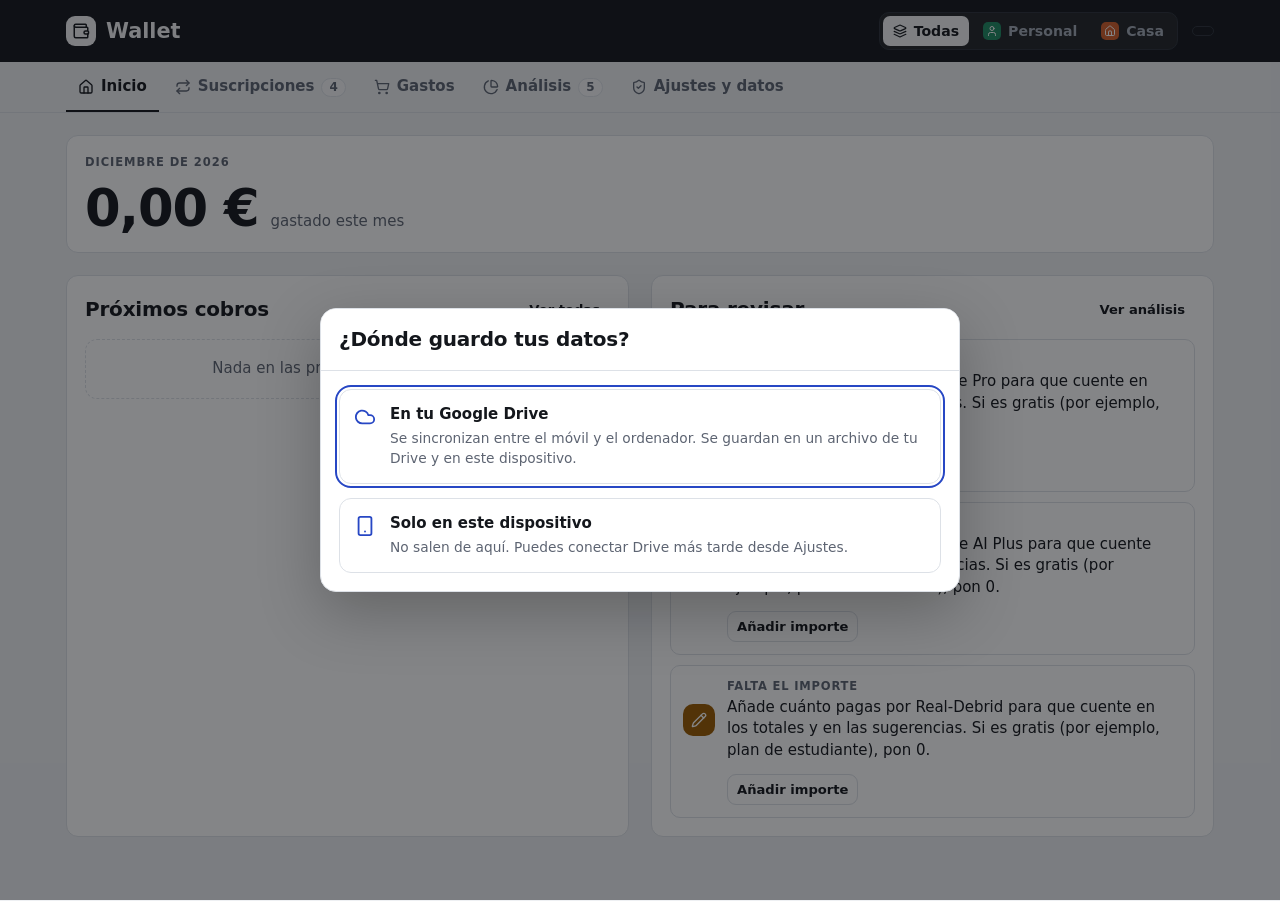
<file: index.html>
<!doctype html>
<html lang="es"><head>
<meta charset="utf-8">
<meta name="viewport" content="width=device-width,initial-scale=1,viewport-fit=cover">
<title>Wallet</title>
<meta name="theme-color" content="#14171C">
<meta name="apple-mobile-web-app-capable" content="yes">
<meta name="mobile-web-app-capable" content="yes">
<meta name="apple-mobile-web-app-status-bar-style" content="black-translucent">
<meta name="apple-mobile-web-app-title" content="Wallet">
<link rel="manifest" href="manifest.webmanifest">
<link rel="icon" href="icon-192.png">
<link rel="apple-touch-icon" href="apple-touch-icon.png">
<style>:root{color-scheme:light;padding-top:env(safe-area-inset-top,0px);padding-bottom:env(safe-area-inset-bottom,0px)}body{margin:0}img{max-width:100%}[hidden]{display:none!important}</style>
<style>
/* Layout: a ledger band on top (combined total + account switch + upcoming charges), tabbed workspace below, cards for subscriptions, dense tables for movements. */
:root{
  --bg:#EEF0F3; --surface:#FFFFFF; --surface-2:#F6F7F9; --ink:#14171C; --muted:#5D6472; --faint:#8A919E;
  --line:#DDE1E7; --accent:#2747C4; --accent-soft:#E6EBFB; --accent-ink:#FFFFFF;
  --good:#17784F; --good-bg:#E0F2E9; --warn:#9A5B00; --warn-bg:#FCEFD6; --bad:#B8352B; --bad-bg:#FBE4E1;
  --band:#14171C; --band-ink:#F2F3F5; --band-muted:#A3AAB7; --band-line:#2C313A;
  --shadow:0 1px 2px rgba(20,23,28,.05),0 6px 20px rgba(20,23,28,.05);
  --f-display:"Bricolage Grotesque","Avenir Next","Segoe UI",system-ui,sans-serif;
  --f-body:"Schibsted Grotesk","Helvetica Neue","Segoe UI",system-ui,sans-serif;
  --r:12px;
  --chev:url("data:image/svg+xml,%3Csvg xmlns='http://www.w3.org/2000/svg' width='12' height='12' viewBox='0 0 24 24' fill='none' stroke='%235D6472' stroke-width='2.5' stroke-linecap='round' stroke-linejoin='round'%3E%3Cpath d='m6 9 6 6 6-6'/%3E%3C/svg%3E");
  --s-fix:#2a78d6; --s-exp:#eb6834; --s-sav:#1baf7a;
}
@media (prefers-color-scheme: dark){:root:not([data-theme="light"]){
  --bg:#0E1014; --surface:#171A20; --surface-2:#1D2129; --ink:#E8EBF0; --muted:#A0A7B4; --faint:#717888;
  --line:#2A2F38; --accent:#8299F7; --accent-soft:#1F2847; --accent-ink:#0E1014;
  --good:#52C792; --good-bg:#14301F; --warn:#E7AE52; --warn-bg:#36290F; --bad:#F07C70; --bad-bg:#3A1A17;
  --band:#050608; --band-ink:#F2F3F5; --band-muted:#99A0AD; --band-line:#22262E;
  --shadow:0 1px 2px rgba(0,0,0,.3); color-scheme:dark;
  --s-fix:#3987e5; --chev:url("data:image/svg+xml,%3Csvg xmlns='http://www.w3.org/2000/svg' width='12' height='12' viewBox='0 0 24 24' fill='none' stroke='%23A0A7B4' stroke-width='2.5' stroke-linecap='round' stroke-linejoin='round'%3E%3Cpath d='m6 9 6 6 6-6'/%3E%3C/svg%3E"); --s-exp:#d95926; --s-sav:#199e70;
}}
:root[data-theme="dark"]{
  --bg:#0E1014; --surface:#171A20; --surface-2:#1D2129; --ink:#E8EBF0; --muted:#A0A7B4; --faint:#717888;
  --line:#2A2F38; --accent:#8299F7; --accent-soft:#1F2847; --accent-ink:#0E1014;
  --good:#52C792; --good-bg:#14301F; --warn:#E7AE52; --warn-bg:#36290F; --bad:#F07C70; --bad-bg:#3A1A17;
  --band:#050608; --band-ink:#F2F3F5; --band-muted:#99A0AD; --band-line:#22262E;
  --shadow:0 1px 2px rgba(0,0,0,.3); color-scheme:dark;
  --s-fix:#3987e5; --chev:url("data:image/svg+xml,%3Csvg xmlns='http://www.w3.org/2000/svg' width='12' height='12' viewBox='0 0 24 24' fill='none' stroke='%23A0A7B4' stroke-width='2.5' stroke-linecap='round' stroke-linejoin='round'%3E%3Cpath d='m6 9 6 6 6-6'/%3E%3C/svg%3E"); --s-exp:#d95926; --s-sav:#199e70;
}

*{box-sizing:border-box}
body{background:var(--bg);color:var(--ink);font-family:var(--f-body);font-size:15px;line-height:1.45;font-variant-numeric:tabular-nums}
.wrap{max-width:1180px;margin:0 auto;padding-left:max(16px,env(safe-area-inset-left,0px));padding-right:max(16px,env(safe-area-inset-right,0px))}
h1,h2,h3{font-family:var(--f-display);font-weight:700;margin:0;text-wrap:balance;letter-spacing:-.01em}
h2{font-size:1.25rem} h3{font-size:1rem}
button,input,select,textarea{font:inherit;color:inherit}
button{cursor:pointer}
:focus-visible{outline:2px solid var(--accent);outline-offset:2px}
.ico{display:inline-block;vertical-align:-.18em;flex:none}
.muted{color:var(--muted)} .faint{color:var(--faint)}
.lbl{font-size:.72rem;text-transform:uppercase;letter-spacing:.08em;color:var(--muted);font-weight:600}
.num{font-family:var(--f-display);font-weight:700;letter-spacing:-.02em}

/* Band */
.band{background:var(--band);color:var(--band-ink)}
.band .wrap{padding-block:12px;display:flex;align-items:center;gap:14px;flex-wrap:wrap}
.band .brand{margin-right:auto}
.acc-seg{display:flex;gap:4px;background:rgba(255,255,255,.06);border:1px solid var(--band-line);border-radius:10px;padding:3px;flex-wrap:wrap}
.acc-seg button{display:inline-flex;align-items:center;gap:7px;background:none;border:0;color:var(--band-muted);padding:5px 10px;border-radius:7px;font-weight:600;font-size:.88rem}
.acc-seg button[aria-pressed="true"]{background:var(--band-ink);color:var(--band)}
.acc-seg .acc-badge{width:18px;height:18px;border-radius:5px}
.topline{display:flex;align-items:center;justify-content:space-between;gap:12px;flex-wrap:wrap}
.brand{display:flex;align-items:center;gap:10px;font-family:var(--f-display);font-size:1.3rem;font-weight:700}
.brand .mark{width:30px;height:30px;border-radius:9px;background:var(--band-ink);color:var(--band);display:grid;place-items:center}
.privacy-pill{display:inline-flex;align-items:center;gap:6px;font-size:.8rem;color:var(--band-muted);border:1px solid var(--band-line);border-radius:999px;padding:4px 10px;background:none}
.privacy-pill:hover{color:var(--band-ink)}
.ledger{display:grid;grid-template-columns:minmax(0,1.1fr) minmax(0,1.6fr);gap:22px;align-items:end}
.total .lbl{color:var(--band-muted)}
.total .big{font-family:var(--f-display);font-weight:700;font-size:clamp(2.4rem,6vw,3.6rem);line-height:1;letter-spacing:-.03em;margin-top:6px}
.total .big small{font-size:.38em;font-weight:500;color:var(--band-muted);letter-spacing:0;margin-left:4px}
.total .subline{color:var(--band-muted);margin-top:8px}
.acc-switch{display:grid;grid-template-columns:repeat(3,minmax(0,1fr));gap:8px}
.acc-btn{text-align:left;background:transparent;border:1px solid var(--band-line);color:var(--band-ink);border-radius:var(--r);padding:10px 12px;display:grid;gap:4px;min-width:0}
.acc-btn:hover{border-color:var(--band-muted)}
.acc-btn[aria-pressed="true"]{background:var(--band-ink);color:var(--band);border-color:var(--band-ink)}
.acc-btn .row{display:flex;align-items:center;gap:7px;font-weight:600;white-space:nowrap;overflow:hidden;text-overflow:ellipsis}
.acc-btn .amt{font-family:var(--f-display);font-weight:700;font-size:1.15rem}
.acc-btn .amt small{font-weight:500;font-size:.75rem;opacity:.7}
.acc-dot{width:10px;height:10px;border-radius:50%;flex:none}
.acc-badge{width:22px;height:22px;border-radius:7px;display:grid;place-items:center;color:#fff;flex:none}
.alerts{display:flex;gap:8px;overflow-x:auto;padding-bottom:2px;scrollbar-width:thin}
.alert{flex:none;display:flex;align-items:center;gap:9px;border:1px solid var(--band-line);border-radius:10px;padding:7px 11px 7px 8px;background:rgba(255,255,255,.03);color:var(--band-ink);font-size:.86rem;text-align:left}
.alert b{font-weight:600}
.alert .when{color:var(--band-muted)}
.alert.hot .when{color:#F5B65A}
.alert-head{display:flex;align-items:center;gap:6px;color:var(--band-muted);font-size:.8rem;flex:none;padding-right:4px}

/* Tabs */
.tabs{position:sticky;top:env(safe-area-inset-top,0px);z-index:5;background:var(--bg);border-bottom:1px solid var(--line)}
body::before{content:"";position:fixed;inset:0 0 auto;height:env(safe-area-inset-top,0px);z-index:10;background:var(--bg)}
.tabs .wrap{display:flex;gap:4px;overflow-x:auto}
.tab{background:none;border:0;padding:14px 12px 12px;font-weight:600;color:var(--muted);border-bottom:2px solid transparent;display:flex;gap:7px;align-items:center;white-space:nowrap}
.tab[aria-selected="true"]{color:var(--ink);border-bottom-color:var(--ink)}
.tab .count{font-size:.75rem;background:var(--surface-2);border:1px solid var(--line);border-radius:999px;padding:0 7px;color:var(--muted)}
main .wrap{padding-block:22px 64px;display:grid;gap:22px}

/* Generic */
.panel{background:var(--surface);border:1px solid var(--line);border-radius:var(--r);padding:18px;min-width:0}
.panel-head{display:flex;align-items:center;justify-content:space-between;gap:12px;flex-wrap:wrap;margin-bottom:14px}
.btn{display:inline-flex;align-items:center;gap:7px;border:1px solid var(--line);background:var(--surface);border-radius:9px;padding:8px 13px;font-weight:600;font-size:.9rem;white-space:nowrap}
.btn:hover{border-color:var(--faint)}
.btn.primary{background:var(--accent);border-color:var(--accent);color:var(--accent-ink)}
.btn.primary:hover{filter:brightness(1.08)}
.btn.ghost{border-color:transparent;background:transparent}
.btn.danger{color:var(--bad)}
.btn.danger.armed{background:var(--bad);border-color:var(--bad);color:#fff}
.btn.sm{padding:5px 9px;font-size:.82rem}
.btn:disabled{opacity:.5;cursor:default}
.seg{display:inline-flex;border:1px solid var(--line);border-radius:9px;padding:2px;background:var(--surface-2);gap:2px;flex-wrap:wrap}
.seg button{border:0;background:none;padding:5px 11px;border-radius:7px;font-size:.86rem;font-weight:600;color:var(--muted)}
.seg button[aria-pressed="true"]{background:var(--surface);color:var(--ink);box-shadow:var(--shadow)}
.toolbar{display:flex;gap:10px;align-items:center;flex-wrap:wrap}
.toolbar .grow{flex:1}
input[type=text],input[type=date],input[type=search],select,textarea{background:var(--surface);border:1px solid var(--line);border-radius:9px;padding:8px 10px;min-width:0;max-width:100%}
textarea{width:100%;resize:vertical}
select{appearance:none;-webkit-appearance:none;background-image:var(--chev);background-repeat:no-repeat;background-position:right 12px center;background-size:12px;padding-right:34px}
td select{padding-right:28px;background-position:right 8px center}
.field{display:grid;gap:5px}
.field > span{font-size:.8rem;font-weight:600;color:var(--muted)}
.form-grid{display:grid;grid-template-columns:repeat(2,minmax(0,1fr));gap:12px}
.form-grid .full{grid-column:1/-1}
.pill{display:inline-flex;align-items:center;gap:5px;font-size:.74rem;font-weight:600;border-radius:999px;padding:2px 8px;white-space:nowrap}
.pill.activa{background:var(--good-bg);color:var(--good)}
.pill.prueba{background:var(--warn-bg);color:var(--warn)}
.pill.cancelada{background:var(--surface-2);color:var(--faint);border:1px solid var(--line)}
.pill.dup{background:var(--bad-bg);color:var(--bad)}
.cell{display:inline-flex;align-items:center;gap:8px;white-space:nowrap}
.chip{display:inline-flex;align-items:center;gap:6px;font-size:.82rem;color:var(--muted);white-space:nowrap}
.empty{padding:28px;text-align:center;color:var(--muted);border:1px dashed var(--line);border-radius:var(--r)}
.note{display:flex;gap:10px;align-items:flex-start;font-size:.88rem;color:var(--muted);background:var(--surface-2);border:1px solid var(--line);border-radius:10px;padding:10px 12px}
.note .ico{margin-top:2px}

/* Brand icons */
.logo{display:grid;place-items:center;border-radius:10px;flex:none;font-family:var(--f-display);font-weight:700;color:#fff;overflow:hidden}
.logo.ring{box-shadow:inset 0 0 0 1px rgba(127,127,127,.35)}

/* Subscription cards */
.subgrid{display:grid;grid-template-columns:repeat(auto-fill,minmax(260px,1fr));gap:12px}
.sub{background:var(--surface);border:1px solid var(--line);border-radius:var(--r);padding:14px;display:flex;flex-direction:column;gap:12px;text-align:left;min-width:0;transition:border-color .15s}
.sub:hover{border-color:var(--faint)}
.sub.off{opacity:.62}
.sub-top{display:flex;gap:11px;align-items:flex-start;min-width:0}
.sub-name{font-weight:600;line-height:1.25;min-width:0}
.sub-name .plan{display:block;white-space:nowrap;text-overflow:ellipsis;font-weight:400;font-size:.84rem;color:var(--muted);overflow:hidden;overflow-wrap:anywhere}
.sub-top .pill{margin-left:auto}
.sub-amt{display:flex;align-items:baseline;gap:6px;flex-wrap:wrap}
.sub-amt .num{font-size:1.5rem}
.sub-amt .per{color:var(--muted);font-size:.86rem}
.sub-amt .eq{color:var(--faint);font-size:.8rem;margin-left:auto}
.sub-foot{display:grid;gap:7px;border-top:1px solid var(--line);padding-top:10px;margin:auto 0 0;font-size:.84rem}
.sub-foot > div{display:flex;justify-content:space-between;align-items:center;gap:10px;min-height:20px}
.sub-foot dt{display:flex;align-items:center;gap:6px;color:var(--muted);white-space:nowrap}
.sub-foot dd{margin:0;text-align:right;white-space:nowrap;color:var(--ink)}
.sub-foot dd.soon{color:var(--warn);font-weight:600}
.sub-foot a{color:var(--accent);font-weight:600;text-decoration:none}
.sub-foot a:hover{text-decoration:underline}
.dupwrap{margin-left:auto}
.renew{display:flex;align-items:center;gap:6px;font-size:.84rem;color:var(--muted);flex-wrap:wrap}
.renew a{margin-left:auto;color:var(--accent);font-weight:600;text-decoration:none}
.renew a:hover{text-decoration:underline}
.sub{cursor:pointer}
input[type=url]{background:var(--surface);border:1px solid var(--line);border-radius:9px;padding:8px 10px;min-width:0;max-width:100%}
.due{color:var(--muted)} .due.soon{color:var(--warn);font-weight:600}

/* Tables */
.tbl-wrap{overflow-x:auto;border:1px solid var(--line);border-radius:10px}
table{border-collapse:collapse;width:100%;font-size:.88rem}
th{text-align:left;font-size:.72rem;text-transform:uppercase;letter-spacing:.07em;color:var(--muted);font-weight:600;background:var(--surface-2);padding:8px 10px;white-space:nowrap}
td{padding:7px 10px;border-top:1px solid var(--line);vertical-align:middle}
td.r,th.r{text-align:right}
td .desc{max-width:340px;overflow:hidden;text-overflow:ellipsis;white-space:nowrap;display:block}
td select{padding:4px 6px;font-size:.84rem}
.amt-neg{color:var(--ink)} .amt-pos{color:var(--good)} .amt-tr{color:var(--faint)}
tr.transfer td{color:var(--faint)}

/* Import */
.import{display:grid;grid-template-columns:minmax(0,1.4fr) minmax(0,1fr);gap:16px}
.drop{border:1.5px dashed var(--line);border-radius:10px;padding:14px;display:grid;gap:10px;background:var(--surface-2)}
.drop.over{border-color:var(--accent);background:var(--accent-soft)}
.cands{display:grid;gap:8px}
.cand{display:grid;grid-template-columns:auto auto minmax(0,1fr) auto;gap:10px;align-items:center;border:1px solid var(--line);border-radius:10px;padding:10px}
.cand input[type=checkbox]{width:18px;height:18px}
.cand .meta{font-size:.82rem;color:var(--muted)}

/* Expenses */
.addform{display:grid;grid-template-columns:150px minmax(0,2fr) 120px minmax(0,1.3fr) minmax(0,1fr) auto;gap:10px;align-items:end}
.addform .btn{height:40px}
.row-acts{display:flex;gap:2px;justify-content:flex-end}
.onboard{display:grid;gap:16px}
.quick{display:flex;gap:8px;flex-wrap:wrap}
.quick .cat-item{width:104px}
.acc-names{display:grid;grid-template-columns:repeat(2,minmax(0,1fr));gap:12px}
.colorpick{display:flex;gap:6px;flex-wrap:wrap}
@media (max-width:860px){.addform{grid-template-columns:repeat(2,minmax(0,1fr))}.addform .wide{grid-column:1/-1}}
@media (max-width:520px){.acc-names{grid-template-columns:1fr}}

/* Category settings */
.catlist{display:grid;gap:4px}
.catrow{display:flex;align-items:center;gap:10px;border:1px solid transparent;background:none;border-radius:10px;padding:6px 8px;text-align:left;color:var(--muted)}
.catrow:hover{background:var(--surface-2);border-color:var(--line)}
.catrow .nm{color:var(--ink);font-weight:600;flex:1;min-width:0;overflow:hidden;text-overflow:ellipsis;white-space:nowrap}
.catrow .cnt{font-size:.8rem;min-width:18px;text-align:right}
.swatch.custom{display:grid;place-items:center;position:relative;overflow:hidden;color:var(--ink);border:1px dashed var(--faint);cursor:pointer}
.swatch.custom input{position:absolute;inset:0;opacity:0;cursor:pointer;width:100%;height:100%}

/* Home */
.hero{display:grid;gap:12px}
.hero-top{display:flex;justify-content:space-between;align-items:center;gap:10px;flex-wrap:wrap}
.hero-top .lbl{font-size:.78rem}
.hero-num{display:flex;align-items:baseline;gap:12px;flex-wrap:wrap}
.hero-num .num{font-size:clamp(2.2rem,6vw,3.2rem);line-height:1}
.hero-parts{display:flex;gap:6px 22px;flex-wrap:wrap;font-size:.9rem;color:var(--muted)}
.hero-parts span{display:inline-flex;align-items:center}
.hero-parts b{color:var(--ink);margin-left:6px}
.meter{position:relative;height:12px;background:var(--surface-2);border:1px solid var(--line);border-radius:6px;overflow:visible}
.meter.sm{height:8px;border-radius:4px}
.meter-stack{position:absolute;inset:0 auto 0 0;display:flex;gap:2px;border-radius:5px;overflow:hidden}
.meter-stack > span{min-width:0}
.meter-over{position:absolute;right:6px;top:-22px;font-size:.78rem;font-weight:700;color:var(--bad)}
.meter-fill{position:absolute;inset:0 auto 0 0;background:var(--s-exp);border-radius:5px}
.meter-fill.near{background:var(--warn)}
.meter-fill.over{background:var(--bad)}
.meter-today{position:absolute;top:-4px;bottom:-4px;width:2px;background:var(--ink);opacity:.55;border-radius:1px}
.quickbar{display:flex;gap:8px;flex-wrap:wrap;align-items:center}
.qchip-wrap{position:relative;display:inline-flex}
.qchip{display:inline-flex;align-items:center;gap:8px;border:1px solid var(--line);background:var(--surface);border-radius:10px;padding:6px 12px 6px 6px;font-size:.9rem;font-weight:600}
.qchip:hover{border-color:var(--accent);background:var(--accent-soft)}
.qchip b{font-weight:700;color:var(--muted)}
.qdel{position:absolute;top:-7px;right:-7px;width:20px;height:20px;border-radius:50%;border:1px solid var(--line);background:var(--surface);display:grid;place-items:center;padding:0;color:var(--bad)}
.keepq{color:var(--ink)}
.budgets{display:grid;gap:14px}
.budget{display:grid;gap:6px;border-radius:8px}
.budget-head{display:flex;align-items:center;gap:9px;font-size:.92rem}
.budget-head .nm{flex:1;font-weight:600;min-width:0;overflow:hidden;text-overflow:ellipsis;white-space:nowrap}
.budget-note{font-size:.8rem;color:var(--muted)}
.budget-note.warn{color:var(--warn);font-weight:600}.budget-note.bad{color:var(--bad);font-weight:600}
.uplist{display:grid;gap:2px}
.uprow{display:flex;align-items:center;gap:10px;background:none;border:0;border-radius:9px;padding:7px 6px;text-align:left;width:100%}
.uprow:hover{background:var(--surface-2)}
.uprow .nm{flex:1;min-width:0;font-weight:600;display:grid}
.uprow .nm small,.uprow .amt small{font-weight:400;font-size:.8rem;color:var(--muted)}
.uprow .amt{display:grid;text-align:right;font-weight:600;white-space:nowrap}
.uprow .amt small.soon{color:var(--warn);font-weight:600}
.mig{display:flex;gap:14px;align-items:flex-start;border-color:var(--accent);background:var(--accent-soft)}
.mig > .ico{color:var(--accent);margin-top:2px}
.mig p{margin:4px 0 10px}
@media (max-width:640px){.pp-long{display:none}}

/* Analysis charts */
.chart-card{display:grid;gap:14px}
.chart-card > .seg{justify-self:start}
.chart-head{display:grid;gap:4px}
.takeaway{margin:0;color:var(--muted);font-size:.92rem;max-width:72ch}
.takeaway b{color:var(--ink);font-weight:600}
.key{display:inline-block;width:10px;height:10px;border-radius:3px;margin-right:6px;vertical-align:0;flex:none}
.kpi .lbl{display:flex;align-items:center}
.split{display:flex;gap:2px;height:22px;border-radius:6px;overflow:hidden}
.split-seg{min-width:4px;cursor:default}
.split-seg:first-child{border-radius:6px 0 0 6px}.split-seg:last-child{border-radius:0 6px 6px 0}
.split-legend{display:flex;gap:8px 22px;flex-wrap:wrap;font-size:.9rem;color:var(--muted)}
.split-legend span{display:inline-flex;align-items:center;gap:4px}
.split-legend b{color:var(--ink);margin-left:4px}
.split-legend small{font-size:.8rem}
.vchart{position:relative;height:var(--h);margin:18px 0 0 46px}
.vgrid{position:absolute;inset:0 0 22px 0;pointer-events:none}
.vtick{position:absolute;left:0;right:0;border-top:1px solid var(--line)}
.vtick:first-child{border-top-color:var(--faint)}
.vtick span{position:absolute;right:calc(100% + 8px);top:-.6em;font-size:.72rem;color:var(--muted);white-space:nowrap}
.vcols{position:absolute;inset:0;display:grid;gap:6px}
.vcol{display:flex;flex-direction:column;justify-content:flex-end;align-items:stretch;min-width:0;padding-bottom:22px;position:relative;border-radius:4px;outline-offset:2px}
.vcol:hover .vstack,.vcol:focus .vstack{filter:brightness(1.1)}
.vstack{display:flex;flex-direction:column-reverse;gap:2px;width:min(100%,38px);margin:0 auto;position:relative;min-height:0}
.vseg{min-height:2px}
.vstack .vseg:last-child{border-radius:4px 4px 0 0}
.vval{position:absolute;bottom:calc(100% + 3px);left:50%;transform:translateX(-50%);font-size:.7rem;color:var(--muted);white-space:nowrap}
.vval.peak{color:var(--ink);font-weight:700}
.vlab{position:absolute;bottom:0;left:0;right:0;text-align:center;font-size:.74rem;color:var(--muted);white-space:nowrap}
.hbars{display:grid;gap:8px}
.hrow{display:grid;grid-template-columns:minmax(110px,170px) minmax(0,1fr) auto;gap:10px;align-items:center;font-size:.88rem;border-radius:8px;padding:2px 4px;margin:0 -4px}
.hrow:hover,.hrow:focus{background:var(--surface-2)}
.hname{display:flex;align-items:center;gap:8px;min-width:0}
.hname > span:last-child{overflow:hidden;text-overflow:ellipsis;white-space:nowrap}
.htrack{height:12px;display:flex;gap:2px}
.hfill{height:100%;border-radius:0 4px 4px 0;min-width:3px}
.htrack.stacked .hfill:not(:last-child){border-radius:0}
.hval{text-align:right;white-space:nowrap;min-width:84px;display:grid}
.hval b{font-weight:600}
.hval small{font-size:.74rem;color:var(--muted)}
.donut-wrap{display:flex;gap:22px;align-items:center;flex-wrap:wrap}
.donut{width:150px;height:150px;border-radius:50%;display:grid;place-items:center;flex:none;position:relative}
.donut::before{content:"";position:absolute;inset:26px;border-radius:50%;background:var(--surface)}
.donut span{position:relative;font-family:var(--f-display);font-weight:700;font-size:1.15rem;text-align:center;line-height:1.1}
.donut small{display:block;font-family:var(--f-body);font-weight:500;font-size:.72rem;color:var(--muted)}
.split-legend.col{flex-direction:column;gap:6px}
.line-chart{position:relative;height:200px;margin:10px 0 0 46px;padding-bottom:22px}
.line-chart .vgrid{inset:0 0 22px 0}
.line-chart svg{position:absolute;inset:0 0 22px 0;width:100%;height:calc(100% - 22px);overflow:visible}
.line-x{position:absolute;left:0;right:0;bottom:0;display:flex;justify-content:space-between;font-size:.74rem;color:var(--muted)}
.heat-wrap{display:flex;gap:6px}
.heat-days{display:grid;grid-template-rows:repeat(7,1fr);gap:3px;font-size:.66rem;color:var(--muted)}
.heat-days span{display:flex;align-items:center}
.heat{flex:1;display:grid;grid-template-rows:repeat(7,auto);grid-auto-flow:column;grid-auto-columns:minmax(0,1fr);gap:3px;max-width:520px}
.hcell{aspect-ratio:1;border-radius:3px;background:var(--surface-2);border:1px solid var(--line)}
.hcell:hover,.hcell:focus{outline:2px solid var(--ink);outline-offset:1px}
.budget-track{background:var(--surface-2);border-radius:4px;overflow:hidden}
.dtable summary{cursor:pointer;color:var(--accent);font-weight:600;font-size:.88rem}
.dtable .tbl-wrap{margin-top:10px}
.tip{position:fixed;z-index:70;background:var(--ink);color:var(--surface);border-radius:8px;padding:8px 10px;font-size:.82rem;line-height:1.4;max-width:280px;pointer-events:none;box-shadow:0 8px 24px rgba(0,0,0,.25)}
.tip b{display:block;margin-bottom:2px}
@media (max-width:520px){
  .vval:not(.peak){display:none}
  .vchart{margin-left:40px}
  .vlab{font-size:.66rem}
  .vchart.dense .vcol:nth-child(even) .vlab{visibility:hidden}
  .vcols{gap:4px}
  .hrow{grid-template-columns:minmax(80px,110px) minmax(0,1fr) auto}
  .hval{min-width:70px}
}

/* Analysis */
.kpis{display:grid;grid-template-columns:repeat(4,minmax(0,1fr));gap:12px}
.kpi{background:var(--surface);border:1px solid var(--line);border-radius:var(--r);padding:14px 16px;display:grid;gap:4px;min-width:0}
.kpi .num{font-size:1.65rem}
.kpi .hint{font-size:.8rem;color:var(--muted)}
.two{display:grid;grid-template-columns:repeat(2,minmax(0,1fr));gap:22px}
.bars{display:grid;gap:10px}
.bar-row{display:grid;grid-template-columns:minmax(90px,150px) minmax(0,1fr) auto;gap:10px;align-items:center;font-size:.88rem}
.bar-row .name{display:flex;gap:7px;align-items:center;min-width:0;white-space:nowrap;overflow:hidden;text-overflow:ellipsis}
.bar-track{height:12px;background:var(--surface-2);border-radius:4px;overflow:hidden;border:1px solid var(--line)}
.bar-fill{height:100%;border-radius:3px 0 0 3px}
.bar-row .v{font-weight:600;min-width:72px;text-align:right}
.sugs{display:grid;gap:10px}
.sug{display:grid;grid-template-columns:auto minmax(0,1fr) auto;gap:12px;align-items:center;border:1px solid var(--line);border-radius:10px;padding:12px;background:var(--surface)}
.sug .kind{font-size:.72rem;text-transform:uppercase;letter-spacing:.07em;color:var(--muted);font-weight:600}
.sug p{margin:2px 0 0}
.save{font-family:var(--f-display);font-weight:700;color:var(--good);white-space:nowrap;text-align:right}
.save small{display:block;font-family:var(--f-body);font-weight:500;color:var(--muted);font-size:.74rem}
.sug-actions{grid-column:2/-1;display:flex;gap:6px;flex-wrap:wrap}
.chart svg{width:100%;height:auto;display:block}
.legend{display:flex;gap:14px;flex-wrap:wrap;font-size:.84rem;color:var(--muted);margin-top:8px}
.legend span{display:inline-flex;gap:6px;align-items:center}

/* Settings */
.accs{display:grid;grid-template-columns:repeat(2,minmax(0,1fr));gap:12px}
.acc-edit{border:1px solid var(--line);border-radius:10px;padding:14px;display:grid;gap:10px}
.swatches{display:flex;gap:6px;flex-wrap:wrap}
.swatch{width:26px;height:26px;border-radius:50%;border:2px solid transparent;padding:0}
.swatch[aria-pressed="true"]{border-color:var(--ink);box-shadow:inset 0 0 0 2px var(--surface)}
.iconpick{display:flex;gap:6px;flex-wrap:wrap}
.iconpick button{width:34px;height:34px;border-radius:8px;border:1px solid var(--line);background:var(--surface);display:grid;place-items:center}
.iconpick button[aria-pressed="true"]{border-color:var(--ink);background:var(--surface-2)}
.prose{max-width:68ch;display:grid;gap:8px;font-size:.92rem}
.prose p{margin:0}

/* Modal */
.overlay{position:fixed;inset:0;background:rgba(10,12,16,.5);z-index:50;display:grid;place-items:center;padding:max(16px,env(safe-area-inset-top,0px)) max(16px,env(safe-area-inset-right,0px)) max(16px,env(safe-area-inset-bottom,0px)) max(16px,env(safe-area-inset-left,0px))}
.modal{background:var(--surface);border:1px solid var(--line);border-radius:16px;width:min(640px,100%);max-height:calc(100% - 8px);overflow:auto;box-shadow:0 20px 60px rgba(0,0,0,.25)}
.modal-head{display:flex;align-items:center;justify-content:space-between;gap:10px;padding:16px 18px;border-bottom:1px solid var(--line);position:sticky;top:0;background:var(--surface);z-index:1}
.modal-body{padding:18px;display:grid;gap:14px}
.modal-foot{display:flex;gap:8px;justify-content:flex-end;flex-wrap:wrap;padding:14px 18px;border-top:1px solid var(--line)}
.modal-foot .left{margin-right:auto}
.catalog{display:grid;grid-template-columns:repeat(auto-fill,minmax(112px,1fr));gap:8px}
.cat-item{border:1px solid var(--line);background:var(--surface);border-radius:10px;padding:10px 6px;display:grid;justify-items:center;gap:7px;font-size:.82rem;font-weight:600;text-align:center}
.cat-item:hover{border-color:var(--faint);background:var(--surface-2)}
.chips{display:flex;gap:6px;flex-wrap:wrap}
.chips button{border:1px solid var(--line);background:var(--surface);border-radius:999px;padding:4px 10px;font-size:.8rem;font-weight:600;color:var(--muted)}
.chips button[aria-pressed="true"]{background:var(--ink);color:var(--surface);border-color:var(--ink)}

/* Toast */
.toast{position:fixed;left:50%;transform:translateX(-50%);bottom:calc(18px + env(safe-area-inset-bottom,0px));background:var(--ink);color:var(--surface);border-radius:12px;padding:10px 12px 10px 16px;display:flex;gap:10px;align-items:center;z-index:60;box-shadow:0 10px 30px rgba(0,0,0,.25);max-width:calc(100% - 32px);font-size:.9rem}
.toast .btn{background:var(--surface);color:var(--ink);border-color:var(--surface)}

@media (max-width:860px){
  .ledger{grid-template-columns:1fr}
  .kpis{grid-template-columns:repeat(2,minmax(0,1fr))}
  .two,.import,.accs{grid-template-columns:1fr}
}
@media (max-width:520px){
  .acc-switch{grid-template-columns:1fr 1fr}
  .acc-switch .acc-btn:first-child{grid-column:1/-1}
  .form-grid{grid-template-columns:1fr}
  .sug{grid-template-columns:auto minmax(0,1fr)}
  .sug .save{grid-column:2;text-align:left}
  .cand{grid-template-columns:auto auto minmax(0,1fr)}
  .cand > :last-child{grid-column:1/-1}
  .bar-row{grid-template-columns:minmax(80px,110px) minmax(0,1fr) auto}
}
@media (prefers-reduced-motion:reduce){*{transition:none!important}}
.choice{display:flex;gap:14px;align-items:flex-start;text-align:left;border:1px solid var(--line);background:var(--surface);border-radius:12px;padding:14px;width:100%}
.choice:hover{border-color:var(--accent);background:var(--accent-soft)}
.choice > .ico{color:var(--accent);margin-top:2px}
.choice span{display:grid;gap:3px}.choice small{color:var(--muted);font-size:.86rem}
code{font-size:.85em;background:var(--surface-2);border:1px solid var(--line);border-radius:5px;padding:1px 5px}
</style>
</head><body>
<header class="band">
  <div class="wrap">
    <div class="brand"><span class="mark" id="brandMark"></span>Wallet</div>
    <div class="acc-seg" id="accSwitch" role="group" aria-label="Cuenta"></div>
    <button class="privacy-pill" data-act="syncPill" id="privacyPill"></button>
  </div>
</header>
<nav class="tabs"><div class="wrap" role="tablist" id="tabs"></div></nav>
<main><div class="wrap" id="view"></div></main>
<div id="modalRoot"></div>
<div id="toastRoot"></div>

<script src="config.js"></script>
<script>
/* Generated by tools/build_icons.py: SI = Simple Icons paths (CC0), LU = Lucide icon bodies (ISC). Do not edit by hand. */
const SI={"netflix": {"p": "M5.398 0v.006c3.028 8.556 5.37 15.175 8.348 23.596 2.344.058 4.85.398 4.854.398-2.8-7.924-5.923-16.747-8.487-24zm8.489 0v9.63L18.6 22.951c-.043-7.86-.004-15.913.002-22.95zM5.398 1.05V24c1.873-.225 2.81-.312 4.715-.398v-9.22z", "h": "E50914"}, "primevideo": {"p": "M0 9.508c0-.043.01-.073.028-.09.018-.017.047-.025.086-.025h.329c.07 0 .112.034.127.101l.032.119c.091-.088.202-.159.33-.21a1.04 1.04 0 0 1 .396-.079c.294 0 .528.109.7.326.171.217.257.51.257.88 0 .254-.042.475-.127.665-.086.19-.201.335-.347.437a.85.85 0 0 1-.502.154c-.125 0-.243-.02-.355-.06a.857.857 0 0 1-.288-.164v1.003c0 .043-.008.073-.025.09-.017.016-.046.025-.09.025H.115c-.04 0-.068-.009-.086-.025-.019-.017-.028-.047-.028-.09zm1.113.32a.868.868 0 0 0-.447.124v1.206a.834.834 0 0 0 .447.124c.17 0 .296-.058.376-.174.081-.117.121-.3.121-.55 0-.254-.04-.439-.118-.555-.08-.116-.206-.174-.379-.174zm2.248-.087c.121-.134.236-.23.344-.286a.733.733 0 0 1 .345-.085h.063c.043 0 .073.009.092.025.018.017.027.047.027.09v.385c0 .04-.008.068-.025.087-.017.018-.046.027-.089.027a.923.923 0 0 1-.082-.004 1.369 1.369 0 0 0-.383.025c-.1.02-.186.045-.256.076v1.54c0 .04-.008.069-.025.087-.016.018-.046.028-.089.028h-.437c-.04 0-.069-.01-.087-.028-.018-.018-.028-.047-.028-.087V9.508c0-.043.01-.073.028-.09.018-.017.047-.025.087-.025h.328c.07 0 .112.034.128.1zm1.526-.71a.396.396 0 0 1-.278-.096.338.338 0 0 1-.105-.262c0-.11.035-.197.105-.26a.395.395 0 0 1 .278-.097c.116 0 .208.032.278.096.07.064.105.151.105.261a.34.34 0 0 1-.105.262.396.396 0 0 1-.278.096zm-.333.477c0-.043.01-.073.027-.09.019-.017.048-.025.087-.025h.438c.043 0 .072.008.089.025s.025.047.025.09v2.113c0 .04-.008.069-.025.087-.017.018-.046.028-.09.028h-.437c-.04 0-.068-.01-.087-.028-.018-.018-.027-.047-.027-.087zm1.837.11c.161-.107.306-.183.435-.227.13-.045.263-.067.4-.067.273 0 .466.098.579.294.155-.104.3-.18.438-.225.137-.046.278-.069.424-.069.213 0 .377.06.495.179.117.12.175.286.175.5v1.618c0 .04-.008.069-.025.087-.017.019-.046.027-.089.027h-.438c-.04 0-.068-.008-.086-.027-.018-.018-.028-.047-.028-.087V10.15c0-.208-.092-.312-.278-.312-.164 0-.33.04-.497.119v1.664c0 .04-.008.069-.025.087-.017.019-.046.027-.09.027h-.437c-.04 0-.068-.008-.086-.027-.019-.018-.028-.047-.028-.087V10.15c0-.208-.093-.312-.278-.312-.17 0-.337.04-.502.123v1.66c0 .04-.008.069-.025.087-.017.019-.046.027-.089.027h-.438c-.039 0-.068-.008-.086-.027-.018-.018-.027-.047-.027-.087V9.508c0-.043.009-.073.027-.09.018-.017.047-.025.086-.025h.329c.07 0 .112.034.128.101zm4.387 1.16a1.81 1.81 0 0 1-.451-.05c.018.204.08.35.185.44.105.088.263.132.476.132.085 0 .168-.005.249-.016a3.08 3.08 0 0 0 .362-.078.143.143 0 0 1 .023-.002c.052 0 .078.035.078.105v.211c0 .049-.007.083-.02.103a.169.169 0 0 1-.08.053 1.953 1.953 0 0 1-.708.128c-.377 0-.666-.103-.868-.312-.203-.207-.304-.505-.304-.893 0-.398.104-.71.31-.935.207-.227.494-.34.862-.34.283 0 .504.069.664.206a.69.69 0 0 1 .24.55c0 .23-.087.403-.258.52-.172.119-.425.177-.76.177zm.064-.99c-.292 0-.46.18-.506.54.122.025.257.037.406.037.155 0 .267-.024.337-.071.07-.047.105-.12.105-.218 0-.193-.114-.289-.342-.289zm2.948 1.946a.21.21 0 0 1-.075-.011.119.119 0 0 1-.05-.037.274.274 0 0 1-.038-.071l-.777-2.04a1.863 1.863 0 0 1-.023-.063.162.162 0 0 1-.009-.05c0-.047.03-.07.091-.07h.454c.049 0 .084.01.107.028.023.018.04.049.052.092l.468 1.622.477-1.622a.175.175 0 0 1 .052-.092c.023-.018.058-.027.107-.027h.44c.061 0 .091.022.091.068a.16.16 0 0 1-.009.05l-.022.065-.777 2.039a.274.274 0 0 1-.039.07.122.122 0 0 1-.047.038.207.207 0 0 1-.078.01zm2.02-2.703a.393.393 0 0 1-.277-.097.338.338 0 0 1-.105-.26c0-.11.035-.198.105-.262a.393.393 0 0 1 .277-.096c.115 0 .207.032.277.096.07.064.104.151.104.261 0 .11-.034.197-.104.261a.393.393 0 0 1-.277.097zm-.218 2.703c-.04 0-.068-.01-.086-.028-.019-.018-.028-.047-.028-.087V9.507c0-.043.01-.072.028-.09.018-.016.047-.024.086-.024h.436c.042 0 .072.008.089.025.016.017.024.046.024.09v2.111c0 .04-.008.07-.024.087-.017.019-.047.028-.09.028zm1.948.05a.869.869 0 0 1-.513-.153.97.97 0 0 1-.334-.426 1.6 1.6 0 0 1-.116-.63c0-.38.09-.682.268-.91a.856.856 0 0 1 .709-.341.98.98 0 0 1 .622.206V8.458c0-.043.01-.073.027-.09.018-.016.047-.025.087-.025h.436c.042 0 .071.009.088.025.017.017.025.047.025.09v3.161c0 .04-.008.07-.025.087-.017.019-.046.028-.088.028h-.364a.135.135 0 0 1-.084-.023.137.137 0 0 1-.043-.078l-.027-.105a.958.958 0 0 1-.668.256zm.218-.504a.762.762 0 0 0 .418-.128v-1.21a.872.872 0 0 0-.45-.114c-.16 0-.28.06-.358.18-.08.121-.118.304-.118.548 0 .245.041.426.124.546.084.119.212.178.384.178zm2.588-.51c-.169 0-.315-.016-.44-.05.018.201.078.345.18.432.103.087.257.13.465.13.083 0 .164-.005.242-.016a2.997 2.997 0 0 0 .354-.076.135.135 0 0 1 .022-.002c.05 0 .075.035.075.103v.207c0 .048-.007.082-.02.101a.165.165 0 0 1-.077.052 1.895 1.895 0 0 1-.69.126c-.367 0-.65-.102-.846-.306-.197-.204-.296-.496-.296-.876 0-.39.1-.695.302-.917.202-.222.482-.333.84-.333.276 0 .492.068.647.203a.678.678 0 0 1 .234.539c0 .225-.084.395-.251.51-.168.115-.415.173-.74.173zm.063-.97c-.285 0-.45.176-.494.53.119.024.25.036.396.036.15 0 .26-.024.329-.07.068-.046.102-.117.102-.213 0-.19-.111-.284-.333-.284zm2.442 2.003c-.36 0-.642-.11-.845-.328-.203-.218-.304-.523-.304-.914 0-.388.101-.691.304-.91.203-.218.485-.327.845-.327s.642.109.845.327c.203.219.304.522.304.91 0 .39-.101.696-.304.914-.203.218-.485.328-.845.328zm0-.514c.318 0 .477-.242.477-.728 0-.483-.16-.724-.477-.724-.318 0-.477.241-.477.724 0 .486.16.728.477.728zm-6.844 1.886c.405-.306.944-.408 1.39-.408.418 0 .756.09.828.185.15.2-.039 1.584-.775 2.244-.112.102-.22.047-.17-.087.166-.442.536-1.436.36-1.677-.175-.242-1.158-.115-1.6-.058-.068.008-.107-.02-.112-.061v-.023c.004-.036.03-.078.079-.115zm-10.184-.172a.105.105 0 0 1 .106-.091c.027 0 .057.009.089.028a11.778 11.778 0 0 0 6.194 1.772c1.52 0 3.19-.34 4.726-1.043.232-.105.426.164.2.346-1.371 1.09-3.359 1.67-5.07 1.67-2.397 0-4.557-.956-6.191-2.547a.173.173 0 0 1-.054-.097Z", "h": "1F2E3E"}, "movistar": {"p": "M4.512 5.187c-1.113.018-3.165.567-4.102 4.401-.409 1.67-.567 3.413-.217 5.485.322 1.912.893 3.562 1.278 4.471.132.314.339.64.498.842.456.579 1.217.542 1.536.384.348-.172.748-.586.605-1.534-.07-.458-.272-1.127-.386-1.499-.349-1.141-.814-2.518-.854-3.5-.054-1.311.463-1.483.806-1.56.576-.126 1.06.508 1.52 1.303.548.949 1.488 2.63 2.255 3.915.692 1.16 1.97 2.401 4.02 2.316 2.091-.087 3.633-.886 4.427-3.402.594-1.882.999-3.289 1.651-4.729.75-1.657 1.75-2.543 2.592-2.272.782.25.977 1.016.986 2.14.009.996-.107 2.093-.196 2.898-.032.293-.09.881-.066 1.207.047.643.325 1.284 1.046 1.386.77.109 1.387-.506 1.633-1.25.098-.293.18-.742.225-1.06.226-1.608.284-2.689.183-4.333-.12-1.924-.495-3.678-1.152-5.196-.627-1.452-1.635-2.382-2.927-2.464-1.43-.091-3.072.86-3.934 2.704-.793 1.7-1.428 3.444-1.814 4.336-.39.903-.965 1.459-1.847 1.552-1.08.114-2.01-.67-2.692-1.79-.593-.975-1.77-2.832-2.4-3.456-.592-.584-1.267-1.317-2.674-1.295z", "h": "019DF4"}, "spotify": {"p": "M12 0C5.4 0 0 5.4 0 12s5.4 12 12 12 12-5.4 12-12S18.66 0 12 0zm5.521 17.34c-.24.359-.66.48-1.021.24-2.82-1.74-6.36-2.101-10.561-1.141-.418.122-.779-.179-.899-.539-.12-.421.18-.78.54-.9 4.56-1.021 8.52-.6 11.64 1.32.42.18.479.659.301 1.02zm1.44-3.3c-.301.42-.841.6-1.262.3-3.239-1.98-8.159-2.58-11.939-1.38-.479.12-1.02-.12-1.14-.6-.12-.48.12-1.021.6-1.141C9.6 9.9 15 10.561 18.72 12.84c.361.181.54.78.241 1.2zm.12-3.36C15.24 8.4 8.82 8.16 5.16 9.301c-.6.179-1.2-.181-1.38-.721-.18-.601.18-1.2.72-1.381 4.26-1.26 11.28-1.02 15.721 1.621.539.3.719 1.02.419 1.56-.299.421-1.02.599-1.559.3z", "h": "1ED760"}, "applemusic": {"p": "M23.994 6.124a9.23 9.23 0 00-.24-2.19c-.317-1.31-1.062-2.31-2.18-3.043a5.022 5.022 0 00-1.877-.726 10.496 10.496 0 00-1.564-.15c-.04-.003-.083-.01-.124-.013H5.986c-.152.01-.303.017-.455.026-.747.043-1.49.123-2.193.4-1.336.53-2.3 1.452-2.865 2.78-.192.448-.292.925-.363 1.408-.056.392-.088.785-.1 1.18 0 .032-.007.062-.01.093v12.223c.01.14.017.283.027.424.05.815.154 1.624.497 2.373.65 1.42 1.738 2.353 3.234 2.801.42.127.856.187 1.293.228.555.053 1.11.06 1.667.06h11.03a12.5 12.5 0 001.57-.1c.822-.106 1.596-.35 2.295-.81a5.046 5.046 0 001.88-2.207c.186-.42.293-.87.37-1.324.113-.675.138-1.358.137-2.04-.002-3.8 0-7.595-.003-11.393zm-6.423 3.99v5.712c0 .417-.058.827-.244 1.206-.29.59-.76.962-1.388 1.14-.35.1-.706.157-1.07.173-.95.045-1.773-.6-1.943-1.536a1.88 1.88 0 011.038-2.022c.323-.16.67-.25 1.018-.324.378-.082.758-.153 1.134-.24.274-.063.457-.23.51-.516a.904.904 0 00.02-.193c0-1.815 0-3.63-.002-5.443a.725.725 0 00-.026-.185c-.04-.15-.15-.243-.304-.234-.16.01-.318.035-.475.066-.76.15-1.52.303-2.28.456l-2.325.47-1.374.278c-.016.003-.032.01-.048.013-.277.077-.377.203-.39.49-.002.042 0 .086 0 .13-.002 2.602 0 5.204-.003 7.805 0 .42-.047.836-.215 1.227-.278.64-.77 1.04-1.434 1.233-.35.1-.71.16-1.075.172-.96.036-1.755-.6-1.92-1.544-.14-.812.23-1.685 1.154-2.075.357-.15.73-.232 1.108-.31.287-.06.575-.116.86-.177.383-.083.583-.323.6-.714v-.15c0-2.96 0-5.922.002-8.882 0-.123.013-.25.042-.37.07-.285.273-.448.546-.518.255-.066.515-.112.774-.165.733-.15 1.466-.296 2.2-.444l2.27-.46c.67-.134 1.34-.27 2.01-.403.22-.043.442-.088.663-.106.31-.025.523.17.554.482.008.073.012.148.012.223.002 1.91.002 3.822 0 5.732z", "h": "FA243C"}, "youtube": {"p": "M23.498 6.186a3.016 3.016 0 0 0-2.122-2.136C19.505 3.545 12 3.545 12 3.545s-7.505 0-9.377.505A3.017 3.017 0 0 0 .502 6.186C0 8.07 0 12 0 12s0 3.93.502 5.814a3.016 3.016 0 0 0 2.122 2.136c1.871.505 9.376.505 9.376.505s7.505 0 9.377-.505a3.015 3.015 0 0 0 2.122-2.136C24 15.93 24 12 24 12s0-3.93-.502-5.814zM9.545 15.568V8.432L15.818 12l-6.273 3.568z", "h": "FF0000"}, "youtubemusic": {"p": "M12 0C5.376 0 0 5.376 0 12s5.376 12 12 12 12-5.376 12-12S18.624 0 12 0zm0 19.104c-3.924 0-7.104-3.18-7.104-7.104S8.076 4.896 12 4.896s7.104 3.18 7.104 7.104-3.18 7.104-7.104 7.104zm0-13.332c-3.432 0-6.228 2.796-6.228 6.228S8.568 18.228 12 18.228s6.228-2.796 6.228-6.228S15.432 5.772 12 5.772zM9.684 15.54V8.46L15.816 12l-6.132 3.54z", "h": "FF0000"}, "adobe": {"p": "M13.966 22.624l-1.69-4.281H8.122l3.892-9.144 5.662 13.425zM8.884 1.376H0v21.248zm15.116 0h-8.884L24 22.624Z", "h": "FF0000"}, "google": {"p": "M12.48 10.92v3.28h7.84c-.24 1.84-.853 3.187-1.787 4.133-1.147 1.147-2.933 2.4-6.053 2.4-4.827 0-8.6-3.893-8.6-8.72s3.773-8.72 8.6-8.72c2.6 0 4.507 1.027 5.907 2.347l2.307-2.307C18.747 1.44 16.133 0 12.48 0 5.867 0 .307 5.387.307 12s5.56 12 12.173 12c3.573 0 6.267-1.173 8.373-3.36 2.16-2.16 2.84-5.213 2.84-7.667 0-.76-.053-1.467-.173-2.053H12.48z", "h": "4285F4"}, "icloud": {"p": "M13.762 4.29a6.51 6.51 0 0 0-5.669 3.332 3.571 3.571 0 0 0-1.558-.36 3.571 3.571 0 0 0-3.516 3A4.918 4.918 0 0 0 0 14.796a4.918 4.918 0 0 0 4.92 4.914 4.93 4.93 0 0 0 .617-.045h14.42c2.305-.272 4.041-2.258 4.043-4.589v-.009a4.594 4.594 0 0 0-3.727-4.508 6.51 6.51 0 0 0-6.511-6.27z", "h": "3693F3"}, "apple": {"p": "M12.152 6.896c-.948 0-2.415-1.078-3.96-1.04-2.04.027-3.91 1.183-4.961 3.014-2.117 3.675-.546 9.103 1.519 12.09 1.013 1.454 2.208 3.09 3.792 3.039 1.52-.065 2.09-.987 3.935-.987 1.831 0 2.35.987 3.96.948 1.637-.026 2.676-1.48 3.676-2.948 1.156-1.688 1.636-3.325 1.662-3.415-.039-.013-3.182-1.221-3.22-4.857-.026-3.04 2.48-4.494 2.597-4.559-1.429-2.09-3.623-2.324-4.39-2.376-2-.156-3.675 1.09-4.61 1.09zM15.53 3.83c.843-1.012 1.4-2.427 1.245-3.83-1.207.052-2.662.805-3.532 1.818-.78.896-1.454 2.338-1.273 3.714 1.338.104 2.715-.688 3.559-1.701", "h": "000000"}, "notion": {"p": "M4.459 4.208c.746.606 1.026.56 2.428.466l13.215-.793c.28 0 .047-.28-.046-.326L17.86 1.968c-.42-.326-.981-.7-2.055-.607L3.01 2.295c-.466.046-.56.28-.374.466zm.793 3.08v13.904c0 .747.373 1.027 1.214.98l14.523-.84c.841-.046.935-.56.935-1.167V6.354c0-.606-.233-.933-.748-.887l-15.177.887c-.56.047-.747.327-.747.933zm14.337.745c.093.42 0 .84-.42.888l-.7.14v10.264c-.608.327-1.168.514-1.635.514-.748 0-.935-.234-1.495-.933l-4.577-7.186v6.952L12.21 19s0 .84-1.168.84l-3.222.186c-.093-.186 0-.653.327-.746l.84-.233V9.854L7.822 9.76c-.094-.42.14-1.026.793-1.073l3.456-.233 4.764 7.279v-6.44l-1.215-.139c-.093-.514.28-.887.747-.933zM1.936 1.035l13.31-.98c1.634-.14 2.055-.047 3.082.7l4.249 2.986c.7.513.934.653.934 1.213v16.378c0 1.026-.373 1.634-1.68 1.726l-15.458.934c-.98.047-1.448-.093-1.962-.747l-3.129-4.06c-.56-.747-.793-1.306-.793-1.96V2.667c0-.839.374-1.54 1.447-1.632z", "h": "000000"}, "openai": {"p": "M22.2819 9.8211a5.9847 5.9847 0 0 0-.5157-4.9108 6.0462 6.0462 0 0 0-6.5098-2.9A6.0651 6.0651 0 0 0 4.9807 4.1818a5.9847 5.9847 0 0 0-3.9977 2.9 6.0462 6.0462 0 0 0 .7427 7.0966 5.98 5.98 0 0 0 .511 4.9107 6.051 6.051 0 0 0 6.5146 2.9001A5.9847 5.9847 0 0 0 13.2599 24a6.0557 6.0557 0 0 0 5.7718-4.2058 5.9894 5.9894 0 0 0 3.9977-2.9001 6.0557 6.0557 0 0 0-.7475-7.0729zm-9.022 12.6081a4.4755 4.4755 0 0 1-2.8764-1.0408l.1419-.0804 4.7783-2.7582a.7948.7948 0 0 0 .3927-.6813v-6.7369l2.02 1.1686a.071.071 0 0 1 .038.052v5.5826a4.504 4.504 0 0 1-4.4945 4.4944zm-9.6607-4.1254a4.4708 4.4708 0 0 1-.5346-3.0137l.142.0852 4.783 2.7582a.7712.7712 0 0 0 .7806 0l5.8428-3.3685v2.3324a.0804.0804 0 0 1-.0332.0615L9.74 19.9502a4.4992 4.4992 0 0 1-6.1408-1.6464zM2.3408 7.8956a4.485 4.485 0 0 1 2.3655-1.9728V11.6a.7664.7664 0 0 0 .3879.6765l5.8144 3.3543-2.0201 1.1685a.0757.0757 0 0 1-.071 0l-4.8303-2.7865A4.504 4.504 0 0 1 2.3408 7.872zm16.5963 3.8558L13.1038 8.364 15.1192 7.2a.0757.0757 0 0 1 .071 0l4.8303 2.7913a4.4944 4.4944 0 0 1-.6765 8.1042v-5.6772a.79.79 0 0 0-.407-.667zm2.0107-3.0231l-.142-.0852-4.7735-2.7818a.7759.7759 0 0 0-.7854 0L9.409 9.2297V6.8974a.0662.0662 0 0 1 .0284-.0615l4.8303-2.7866a4.4992 4.4992 0 0 1 6.6802 4.66zM8.3065 12.863l-2.02-1.1638a.0804.0804 0 0 1-.038-.0567V6.0742a4.4992 4.4992 0 0 1 7.3757-3.4537l-.142.0805L8.704 5.459a.7948.7948 0 0 0-.3927.6813zm1.0976-2.3654l2.602-1.4998 2.6069 1.4998v2.9994l-2.5974 1.4997-2.6067-1.4997Z", "h": "412991"}, "claude": {"p": "m4.7144 15.9555 4.7174-2.6471.079-.2307-.079-.1275h-.2307l-.7893-.0486-2.6956-.0729-2.3375-.0971-2.2646-.1214-.5707-.1215-.5343-.7042.0546-.3522.4797-.3218.686.0608 1.5179.1032 2.2767.1578 1.6514.0972 2.4468.255h.3886l.0546-.1579-.1336-.0971-.1032-.0972L6.973 9.8356l-2.55-1.6879-1.3356-.9714-.7225-.4918-.3643-.4614-.1578-1.0078.6557-.7225.8803.0607.2246.0607.8925.686 1.9064 1.4754 2.4893 1.8336.3643.3035.1457-.1032.0182-.0728-.164-.2733-1.3539-2.4467-1.445-2.4893-.6435-1.032-.17-.6194c-.0607-.255-.1032-.4674-.1032-.7285L6.287.1335 6.6997 0l.9957.1336.419.3642.6192 1.4147 1.0018 2.2282 1.5543 3.0296.4553.8985.2429.8318.091.255h.1579v-.1457l.1275-1.706.2368-2.0947.2307-2.6957.0789-.7589.3764-.9107.7468-.4918.5828.2793.4797.686-.0668.4433-.2853 1.8517-.5586 2.9021-.3643 1.9429h.2125l.2429-.2429.9835-1.3053 1.6514-2.0643.7286-.8196.85-.9046.5464-.4311h1.0321l.759 1.1293-.34 1.1657-1.0625 1.3478-.8804 1.1414-1.2628 1.7-.7893 1.36.0729.1093.1882-.0183 2.8535-.607 1.5421-.2794 1.8396-.3157.8318.3886.091.3946-.3278.8075-1.967.4857-2.3072.4614-3.4364.8136-.0425.0304.0486.0607 1.5482.1457.6618.0364h1.621l3.0175.2247.7892.522.4736.6376-.079.4857-1.2142.6193-1.6393-.3886-3.825-.9107-1.3113-.3279h-.1822v.1093l1.0929 1.0686 2.0035 1.8092 2.5075 2.3314.1275.5768-.3218.4554-.34-.0486-2.2039-1.6575-.85-.7468-1.9246-1.621h-.1275v.17l.4432.6496 2.3436 3.5214.1214 1.0807-.17.3521-.6071.2125-.6679-.1214-1.3721-1.9246L14.38 17.959l-1.1414-1.9428-.1397.079-.674 7.2552-.3156.3703-.7286.2793-.6071-.4614-.3218-.7468.3218-1.4753.3886-1.9246.3157-1.53.2853-1.9004.17-.6314-.0121-.0425-.1397.0182-1.4328 1.9672-2.1796 2.9446-1.7243 1.8456-.4128.164-.7164-.3704.0667-.6618.4008-.5889 2.386-3.0357 1.4389-1.882.929-1.0868-.0062-.1579h-.0546l-6.3385 4.1164-1.1293.1457-.4857-.4554.0608-.7467.2307-.2429 1.9064-1.3114Z", "h": "D97757"}, "playstation": {"p": "M8.984 2.596v17.547l3.915 1.261V6.688c0-.69.304-1.151.794-.991.636.18.76.814.76 1.505v5.875c2.441 1.193 4.362-.002 4.362-3.152 0-3.237-1.126-4.675-4.438-5.827-1.307-.448-3.728-1.186-5.39-1.502zm4.656 16.241l6.296-2.275c.715-.258.826-.625.246-.818-.586-.192-1.637-.139-2.357.123l-4.205 1.5V14.98l.24-.085s1.201-.42 2.913-.615c1.696-.18 3.785.03 5.437.661 1.848.601 2.04 1.472 1.576 2.072-.465.6-1.622 1.036-1.622 1.036l-8.544 3.107V18.86zM1.807 18.6c-1.9-.545-2.214-1.668-1.352-2.32.801-.586 2.16-1.052 2.16-1.052l5.615-2.013v2.313L4.205 17c-.705.271-.825.632-.239.826.586.195 1.637.15 2.343-.12L8.247 17v2.074c-.12.03-.256.044-.39.073-1.939.331-3.996.196-6.038-.479z", "h": "0070D1"}, "nintendoswitch": {"p": "M14.176 24h3.674c3.376 0 6.15-2.774 6.15-6.15V6.15C24 2.775 21.226 0 17.85 0H14.1c-.074 0-.15.074-.15.15v23.7c-.001.076.075.15.226.15zm4.574-13.199c1.351 0 2.399 1.125 2.399 2.398 0 1.352-1.125 2.4-2.399 2.4-1.35 0-2.4-1.049-2.4-2.4-.075-1.349 1.05-2.398 2.4-2.398zM11.4 0H6.15C2.775 0 0 2.775 0 6.15v11.7C0 21.226 2.775 24 6.15 24h5.25c.074 0 .15-.074.15-.149V.15c.001-.076-.075-.15-.15-.15zM9.676 22.051H6.15c-2.326 0-4.201-1.875-4.201-4.201V6.15c0-2.326 1.875-4.201 4.201-4.201H9.6l.076 20.102zM3.75 7.199c0 1.275.975 2.25 2.25 2.25s2.25-.975 2.25-2.25c0-1.273-.975-2.25-2.25-2.25s-2.25.977-2.25 2.25z", "h": "E60012"}, "vodafone": {"p": "M12 0A12 12 0 0 0 0 12A12 12 0 0 0 12 24A12 12 0 0 0 24 12A12 12 0 0 0 12 0M16.25 1.12C16.57 1.12 16.9 1.15 17.11 1.22C14.94 1.67 13.21 3.69 13.22 6C13.22 6.05 13.22 6.11 13.23 6.17C16.87 7.06 18.5 9.25 18.5 12.28C18.54 15.31 16.14 18.64 12.09 18.65C8.82 18.66 5.41 15.86 5.39 11.37C5.38 8.4 7 5.54 9.04 3.85C11.04 2.19 13.77 1.13 16.25 1.12Z", "h": "E60000"}, "orange": {"p": "M0 0h24v24H0V0Zm3.43 20.572h17.143v-3.429H3.43v3.429Z", "h": "FF7900"}, "dazn": {"p": "M14.774 8.291l.772-2.596.79 2.596zm3.848 2.268l-2.025-6.128c-.045-.135-.097-.224-.154-.266-.059-.041-.152-.063-.28-.063h-1.12a.485.485 0 0 0-.284.068c-.06.045-.11.132-.149.261l-2.045 6.128c-.025.032-.038.096-.038.192 0 .149.09.223.27.223h.84c.076 0 .139-.003.187-.01a.207.207 0 0 0 .116-.048.326.326 0 0 0 .077-.116c.022-.051.046-.119.072-.202l.318-1.071h2.306l.327 1.051c.026.09.051.16.077.213a.395.395 0 0 0 .087.12c.031.028.07.047.114.053h.002c.045.006.103.01.173.01h.897c.18 0 .27-.074.27-.223a.59.59 0 0 0-.005-.09.878.878 0 0 0-.036-.108l.003.006zm-.994 2.467h-.646c-.168 0-.279.024-.333.072-.055.049-.082.147-.082.295v3.638l-1.91-3.647c-.076-.155-.152-.253-.226-.295-.074-.041-.204-.063-.39-.063h-.599c-.167 0-.278.025-.332.073-.055.048-.082.147-.082.294v6.138c0 .148.025.246.077.294.052.048.16.072.328.072h.656c.167 0 .278-.024.332-.072.055-.048.082-.146.082-.294v-3.648l1.91 3.657c.077.155.152.253.227.295.073.042.204.062.39.062h.598c.167 0 .278-.024.333-.072.054-.048.082-.146.082-.294v-6.138c0-.148-.028-.246-.082-.294-.055-.048-.166-.073-.333-.073zm3.203-.581l1.665 1.665v8.385H1.505V14.11l1.663-1.664a.63.63 0 0 0 0-.89L1.504 9.891V1.505h20.991v8.384l-1.665 1.666a.63.63 0 0 0 0 .89zM24 0H0v10.613L1.387 12 0 13.387V24h24V13.387L22.613 12 24 10.613zM10.67 18.469H7.96l2.855-4.014a.67.67 0 0 0 .087-.155.425.425 0 0 0 .019-.135v-.772c0-.148-.028-.246-.082-.294-.055-.048-.166-.073-.334-.073H6.382c-.149 0-.245.028-.29.082-.045.055-.068.169-.068.343v.58c0 .172.023.287.068.341.045.055.141.083.29.083h2.545L6.11 18.469a.438.438 0 0 0-.107.27v.792c0 .148.027.245.082.294.055.048.167.072.334.072h4.25c.148 0 .245-.027.29-.081.045-.055.068-.17.068-.344v-.579c0-.173-.023-.287-.068-.342-.045-.055-.142-.082-.29-.082zM9.408 8.233c0 .264-.017.484-.052.661-.036.177-.093.32-.174.43a.648.648 0 0 1-.318.231 1.523 1.523 0 0 1-.487.068h-.79v-4.17h.79c.366 0 .63.11.79.324.16.215.241.571.241 1.067v1.389zm1.38-2.789c-.225-.457-.533-.795-.921-1.013-.39-.219-.88-.328-1.47-.328H6.418c-.167 0-.278.024-.333.072-.054.049-.082.147-.082.294v6.138c0 .148.028.246.082.295.055.048.166.072.333.072h2.218c1.048 0 1.765-.447 2.15-1.342.09-.205.153-.413.188-.622a4.91 4.91 0 0 0 .054-.796V6.911c0-.367-.018-.656-.054-.868a2.2 2.2 0 0 0-.193-.612l.006.013z", "h": "F8F8F5"}, "crunchyroll": {"p": "M2.933 13.467a10.55 10.55 0 1 1 21.067-.8V12c0-6.627-5.373-12-12-12S0 5.373 0 12s5.373 12 12 12h.8a10.617 10.617 0 0 1-9.867-10.533zM19.2 14a3.85 3.85 0 0 1-1.333-7.467A7.89 7.89 0 0 0 14 5.6a8.4 8.4 0 1 0 8.4 8.4 6.492 6.492 0 0 0-.133-1.6A3.415 3.415 0 0 1 19.2 14z", "h": "F47521"}, "strava": {"p": "M15.387 17.944l-2.089-4.116h-3.065L15.387 24l5.15-10.172h-3.066m-7.008-5.599l2.836 5.598h4.172L10.463 0l-7 13.828h4.169", "h": "FC4C02"}, "duolingo": {"p": "M14.484 18.213c1.142 1.033 2.657 1.662 4.316 1.662l.294-.001c1.985-.038 3.749-.976 4.905-2.422v1.98c0 2.522-2.043 4.568-4.567 4.568H4.569C2.045 23.998.002 21.954.002 19.43v-1.92c1.181 1.443 2.976 2.365 4.985 2.365l.35-.001c1.61-.027 3.076-.646 4.191-1.648.555.764 1.456 1.26 2.473 1.26 1.023 0 1.928-.502 2.483-1.273zm-5.349-.996c-.989 1.022-2.375 1.658-3.909 1.658h-.239c-2.229 0-4.146-1.343-4.987-3.262v-7.16c.281-.64.68-1.216 1.169-1.699-.035-.731.132-1.469.511-2.128.256-.44.867-.504 1.21-.124l.766.851c.007-.003.014-.003.021-.005-.098-.78.037-1.587.419-2.308.24-.45.757-.53 1.114-.164 0 0 3.939 3.979 4.035 4.084 1.542 1.348 4.066 1.287 5.686-.18.002-.003.007-.005.009-.007.042-.042 3.855-3.9 3.855-3.9.3361-.3451.8619-.3101 1.113.164.385.724.518 1.535.417 2.32.002.001.003.001.004.002l.007.002c.001 0 .002 0 .003.001l.776-.86c.342-.38.954-.316 1.207.124.387.673.553 1.427.509 2.173.496.501.897 1.099 1.169 1.762v6.941c-.816 1.978-2.761 3.373-5.032 3.373H18.8c-1.547 0-2.945-.648-3.936-1.686a.8386.8386 0 0 0-.009-.067c.313-.017.528-.162.688-.33.152-.16.299-.397.299-.776 0 0-.022-.312-.024-.324.693.767 1.696 1.249 2.811 1.249 2.092 0 3.787-1.696 3.787-3.787v-2.243c0-2.092-1.697-3.787-3.787-3.787-2.093 0-3.787 1.695-3.787 3.787v2.243c0 .266.027.526.079.776-.712-.784-1.744-1.278-2.842-1.278-1.239 0-2.339.523-3.064 1.355.063-.274.097-.56.097-.853v-2.243c0-2.092-1.697-3.787-3.788-3.787-2.09 0-3.787 1.695-3.787 3.787v2.243c0 2.093 1.697 3.787 3.787 3.787 1.151 0 2.182-.513 2.876-1.322-.008.035-.039.395-.039.395 0 .378.147.616.298.775.16.168.374.312.688.331a.7783.7783 0 0 0-.012.097zm.997.073c.729.131 1.733.305 1.792.305h.157c.059 0 1.789-.303 1.789-.303-.327.705-1.041 1.194-1.869 1.194-.829 0-1.543-.49-1.869-1.196zm-.971-1.379c.246-1.313 1.462-2.259 2.918-2.259 1.324 0 2.521.97 2.763 2.259v.105c0 .082-.029.115-.103.106l-2.658.473h-.157l-2.66-.476c-.075.01-.103-.023-.103-.105Zm8.023-6.392c.255-.14.549-.22.861-.22.992 0 1.798.804 1.798 1.798v1.919c0 .991-.804 1.797-1.798 1.797-.991 0-1.797-.803-1.797-1.797v-1.542c.034.003.068.005.103.005.64 0 1.16-.518 1.16-1.156 0-.312-.125-.596-.327-.804zM5.162 9.461c.227-.104.48-.162.746-.162.991 0 1.798.804 1.798 1.798v1.919c0 .991-.804 1.797-1.798 1.797-.991 0-1.797-.803-1.797-1.797v-1.571c.089.022.182.034.278.034.641 0 1.16-.518 1.16-1.156 0-.342-.149-.65-.387-.862ZM.002 6.554V4.568C.002 2.044 2.045 0 4.569 0h14.865c2.522 0 4.565 2.044 4.565 4.568v2.041a5.1847 5.1847 0 0 0-.164-.197 4.8592 4.8592 0 0 0-.646-2.284c-.433-.754-1.315-1.037-2.07-.786a4.785 4.785 0 0 0-.327-.774h-.001c-.287-.54-.758-.835-1.248-.908-.493-.073-1.033.072-1.464.515l-3.82 3.864c-1.226 1.11-3.127 1.199-4.313.205-.103-.109-4.025-4.071-4.025-4.071-.427-.438-.966-.584-1.46-.51-.489.073-.961.367-1.248.907v.002c-.133.25-.241.508-.327.771-.753-.252-1.635.029-2.071.782 0 0-.001.001-.001.002-.4.694-.613 1.459-.645 2.23-.057.065-.113.13-.167.197z", "h": "58CC02"}, "dropbox": {"p": "M6 1.807L0 5.629l6 3.822 6.001-3.822L6 1.807zM18 1.807l-6 3.822 6 3.822 6-3.822-6-3.822zM0 13.274l6 3.822 6.001-3.822L6 9.452l-6 3.822zM18 9.452l-6 3.822 6 3.822 6-3.822-6-3.822zM6 18.371l6.001 3.822 6-3.822-6-3.822L6 18.371z", "h": "0061FF"}, "audible": {"p": "M12.008 17.362L24 9.885v2.028l-11.992 7.509L0 11.912V9.886l12.008 7.477zm0-9.378c-2.709 0-5.085 1.363-6.448 3.47.111-.111.175-.175.286-.254 3.374-2.804 8.237-2.17 10.883 1.362l1.758-1.124c-1.394-2.044-3.786-3.454-6.48-3.454m0 3.47a4.392 4.392 0 0 0-3.548 1.821 3.597 3.597 0 0 1 2.139-.697c1.299 0 2.455.666 3.232 1.79l1.679-1.045c-.729-1.157-2.028-1.87-3.501-1.87M3.897 8.412c4.943-3.897 11.929-2.836 15.652 2.344l.031.032 1.822-1.125a11.214 11.214 0 0 0-9.394-5.085c-3.897 0-7.366 1.996-9.394 5.085.364-.412.824-.903 1.283-1.251", "h": "F8991C"}, "googledrive": {"p": "M12.01 1.485c-2.082 0-3.754.02-3.743.047.01.02 1.708 3.001 3.774 6.62l3.76 6.574h3.76c2.081 0 3.753-.02 3.742-.047-.005-.02-1.708-3.001-3.775-6.62l-3.76-6.574zm-4.76 1.73a789.828 789.861 0 0 0-3.63 6.319L0 15.868l1.89 3.298 1.885 3.297 3.62-6.335 3.618-6.33-1.88-3.287C8.1 4.704 7.255 3.22 7.25 3.214zm2.259 12.653-.203.348c-.114.198-.96 1.672-1.88 3.287a423.93 423.948 0 0 1-1.698 2.97c-.01.026 3.24.042 7.222.042h7.244l1.796-3.157c.992-1.734 1.85-3.23 1.906-3.323l.104-.167h-7.249z", "h": "4285F4"}, "peloton": {"p": "M17.7283 5.7642l1.7307-3.0066c.5045-.8803.2077-2.0077-.6725-2.5121-.8802-.5044-2.0077-.2077-2.5121.6725l-1.7407 3.0066c-3.699-1.167-7.843.3462-9.8606 3.8473-1.2857 2.2253-1.444 4.7869-.6626 7.032l3.2044-5.5583c.732-1.2759 1.9286-2.1858 3.3528-2.5715 1.4242-.3857 2.9078-.188 4.1836.5539 2.6308 1.523 3.5407 4.9055 2.0176 7.5363-1.523 2.6308-4.8957 3.5407-7.5364 2.0176l1.8396-3.1846c.8803.5044 2.0077.2077 2.5122-.6726.5044-.8802.2076-2.0077-.6726-2.512-.8802-.5045-2.0077-.2078-2.5121.6725l-5.855 10.1572c-.5044.8803-.2077 2.0077.6725 2.5121.8802.5044 2.0077.2077 2.5121-.6725L9.47 20.0754c3.699 1.167 7.843-.3462 9.8606-3.8473 2.0176-3.4913 1.256-7.833-1.6022-10.4639z", "h": "181A1D"}, "twitch": {"p": "M11.571 4.714h1.715v5.143H11.57zm4.715 0H18v5.143h-1.714zM6 0L1.714 4.286v15.428h5.143V24l4.286-4.286h3.428L22.286 12V0zm14.571 11.143l-3.428 3.428h-3.429l-3 3v-3H6.857V1.714h13.714Z", "h": "9146FF"}, "hbo": {"p": "M7.042 16.896H4.414v-3.754H2.708v3.754H.01L0 7.22h2.708v3.6h1.706v-3.6h2.628zm12.043.046C21.795 16.94 24 14.689 24 11.978a4.89 4.89 0 0 0-4.915-4.92c-2.707-.002-4.09 1.991-4.432 2.795.003-1.207-1.187-2.632-2.58-2.634H7.59v9.674l4.181.001c1.686 0 2.886-1.46 2.888-2.713.385.788 1.72 2.762 4.427 2.76zm-7.665-3.936c.387 0 .692.382.692.817 0 .435-.305.817-.692.817h-1.33v-1.634zm.005-3.633c.387 0 .692.382.692.817 0 .436-.305.818-.692.818h-1.33V9.373zm1.77 2.607c.305-.039.813-.387.992-.61-.063.276-.068 1.074.006 1.35-.204-.314-.688-.701-.998-.74zm3.43 0a2.462 2.462 0 1 1 4.924 0 2.462 2.462 0 0 1-4.925 0zm2.462 1.936a1.936 1.936 0 1 0 0-3.872 1.936 1.936 0 0 0 0 3.872Z", "h": "000000"}, "max": {"p": "M1.769 0A1.77 1.77 0 0 0 0 1.769V22.23A1.77 1.77 0 0 0 1.769 24H22.23A1.77 1.77 0 0 0 24 22.231V1.77A1.77 1.77 0 0 0 22.231 0zm12.485 3.28a4.301 4.301 0 0 1 4.3 4.302 4.301 4.301 0 0 1-1.993 3.63 6.085 6.085 0 0 1 1.054 3.422 6.085 6.085 0 0 1-6.085 6.085 6.085 6.085 0 0 1-6.085-6.085 6.085 6.085 0 0 1 4.66-5.916 4.301 4.301 0 0 1-.152-1.136 4.301 4.301 0 0 1 4.301-4.301zm0 1.849a2.453 2.453 0 0 0-2.453 2.453 2.453 2.453 0 0 0 2.453 2.453 2.453 2.453 0 0 0 2.453-2.453 2.453 2.453 0 0 0-2.453-2.453zm-2.724 5.268a4.237 4.237 0 0 0-4.237 4.237 4.237 4.237 0 0 0 4.237 4.237 4.237 4.237 0 0 0 4.237-4.237 4.237 4.237 0 0 0-4.237-4.237zm.032 2.54a1.781 1.781 0 1 1 0 3.562 1.781 1.781 0 0 1 0-3.562Z", "h": "525252"}, "microsoft": {"p": "M0 0v11.408h11.408V0zm12.594 0v11.408H24V0zM0 12.594V24h11.408V12.594zm12.594 0V24H24V12.594z", "h": "5E5E5E"}, "xbox": {"p": "M4.102 21.033A11.95 11.95 0 0 0 12 24a11.96 11.96 0 0 0 7.902-2.967c1.877-1.912-4.316-8.709-7.902-11.417c-3.582 2.708-9.779 9.505-7.898 11.417m11.16-14.406c2.5 2.961 7.484 10.313 6.076 12.912A11.94 11.94 0 0 0 24 12.004a11.95 11.95 0 0 0-3.57-8.536s-.027-.022-.082-.042a.8.8 0 0 0-.281-.045c-.592 0-1.985.434-4.805 3.246M3.654 3.426c-.057.02-.082.041-.086.042A11.96 11.96 0 0 0 0 12.004c0 2.854.998 5.473 2.661 7.533c-1.401-2.605 3.579-9.951 6.08-12.91c-2.82-2.813-4.216-3.245-4.806-3.245a.7.7 0 0 0-.281.046zM12 3.551S9.055 1.828 6.755 1.746c-.903-.033-1.454.295-1.521.339C7.379.646 9.659 0 11.984 0H12c2.334 0 4.605.646 6.766 2.085c-.068-.046-.615-.372-1.52-.339C14.946 1.828 12 3.545 12 3.545z", "h": "107C10"}, "googlegemini": {"p": "M11.04 19.32Q12 21.51 12 24q0-2.49.93-4.68q.96-2.19 2.58-3.81t3.81-2.55Q21.51 12 24 12q-2.49 0-4.68-.93a12.3 12.3 0 0 1-3.81-2.58a12.3 12.3 0 0 1-2.58-3.81Q12 2.49 12 0q0 2.49-.96 4.68q-.93 2.19-2.55 3.81a12.3 12.3 0 0 1-3.81 2.58Q2.49 12 0 12q2.49 0 4.68.96q2.19.93 3.81 2.55t2.55 3.81", "h": "8E75B2"}, "amazon": {"p": "M.045 18.02q.107-.174.348-.022q5.455 3.165 11.87 3.166q4.278-.001 8.447-1.595l.315-.14c.138-.06.234-.1.293-.13c.226-.088.39-.046.525.13c.12.174.09.336-.12.48c-.256.19-.6.41-1.006.654q-1.867 1.113-4.185 1.726a17.6 17.6 0 0 1-10.951-.577a17.9 17.9 0 0 1-5.43-3.35q-.15-.113-.151-.22c0-.047.021-.09.051-.13zm6.565-6.218q0-1.507.743-2.577c.495-.71 1.17-1.25 2.04-1.615c.796-.335 1.756-.575 2.912-.72c.39-.046 1.033-.103 1.92-.174v-.37c0-.93-.105-1.558-.3-1.875c-.302-.43-.78-.65-1.44-.65h-.182c-.48.046-.896.196-1.246.46c-.35.27-.575.63-.675 1.096c-.06.3-.206.465-.435.51l-2.52-.315c-.248-.06-.372-.18-.372-.39c0-.046.007-.09.022-.15q.372-1.935 1.82-2.88c.976-.616 2.1-.975 3.39-1.05h.54c1.65 0 2.957.434 3.888 1.29c.135.15.27.3.405.48c.12.165.224.314.283.45c.075.134.15.33.195.57c.06.254.105.42.135.51c.03.104.062.3.076.615c.01.313.02.493.02.553v5.28c0 .376.06.72.165 1.036q.157.471.315.674l.51.674q.136.204.136.36q0 .181-.18.314c-1.2 1.05-1.86 1.62-1.963 1.71q-.247.203-.63.045a6 6 0 0 1-.526-.496l-.31-.347a9 9 0 0 1-.317-.42l-.3-.435c-.81.886-1.603 1.44-2.4 1.665c-.494.15-1.093.227-1.83.227c-1.11 0-2.04-.343-2.76-1.034c-.72-.69-1.08-1.665-1.08-2.94l-.05-.076zm3.753-.438q-.001.848.425 1.364c.285.34.675.512 1.155.512c.045 0 .106-.007.195-.02c.09-.016.134-.023.166-.023c.614-.16 1.08-.553 1.424-1.178c.165-.28.285-.58.36-.91c.09-.32.12-.59.135-.8c.015-.195.015-.54.015-1.005v-.54c-.84 0-1.484.06-1.92.18c-1.275.36-1.92 1.17-1.92 2.43l-.035-.02zm9.162 7.027c.03-.06.075-.11.132-.17q.544-.365 1.05-.5a8 8 0 0 1 1.612-.24c.14-.012.28 0 .41.03c.65.06 1.05.168 1.172.33c.063.09.099.228.099.39v.15c0 .51-.149 1.11-.424 1.8q-.418 1.034-1.156 1.68q-.11.09-.197.09c-.03 0-.06 0-.09-.012c-.09-.044-.107-.12-.064-.24c.54-1.26.806-2.143.806-2.64c0-.15-.03-.27-.087-.344c-.145-.166-.55-.257-1.224-.257q-.364 0-.87.046c-.363.045-.7.09-1 .135q-.134 0-.18-.044c-.03-.03-.036-.047-.02-.077c0-.017.006-.03.02-.063v-.06z", "h": "FF9900"}};
const LU={"tv": "<rect width=\"20\" height=\"15\" x=\"2\" y=\"7\" rx=\"2\" ry=\"2\" /> <polyline points=\"17 2 12 7 7 2\" />", "music": "<path d=\"M9 18V5l12-2v13\" /> <circle cx=\"6\" cy=\"18\" r=\"3\" /> <circle cx=\"18\" cy=\"16\" r=\"3\" />", "code-xml": "<path d=\"m18 16 4-4-4-4\" /> <path d=\"m6 8-4 4 4 4\" /> <path d=\"m14.5 4-5 16\" />", "gamepad-2": "<line x1=\"6\" x2=\"10\" y1=\"11\" y2=\"11\" /> <line x1=\"8\" x2=\"8\" y1=\"9\" y2=\"13\" /> <line x1=\"15\" x2=\"15.01\" y1=\"12\" y2=\"12\" /> <line x1=\"18\" x2=\"18.01\" y1=\"10\" y2=\"10\" /> <path d=\"M17.32 5H6.68a4 4 0 0 0-3.978 3.59c-.006.052-.01.101-.017.152C2.604 9.416 2 14.456 2 16a3 3 0 0 0 3 3c1 0 1.5-.5 2-1l1.414-1.414A2 2 0 0 1 9.828 16h4.344a2 2 0 0 1 1.414.586L17 18c.5.5 1 1 2 1a3 3 0 0 0 3-3c0-1.545-.604-6.584-.685-7.258-.007-.05-.011-.1-.017-.151A4 4 0 0 0 17.32 5z\" />", "smartphone": "<rect width=\"14\" height=\"20\" x=\"5\" y=\"2\" rx=\"2\" ry=\"2\" /> <path d=\"M12 18h.01\" />", "dumbbell": "<path d=\"M14.4 14.4 9.6 9.6\" /> <path d=\"M18.657 21.485a2 2 0 1 1-2.829-2.828l-1.767 1.768a2 2 0 1 1-2.829-2.829l6.364-6.364a2 2 0 1 1 2.829 2.829l-1.768 1.767a2 2 0 1 1 2.828 2.829z\" /> <path d=\"m21.5 21.5-1.4-1.4\" /> <path d=\"M3.9 3.9 2.5 2.5\" /> <path d=\"M6.404 12.768a2 2 0 1 1-2.829-2.829l1.768-1.767a2 2 0 1 1-2.828-2.829l2.828-2.828a2 2 0 1 1 2.829 2.828l1.767-1.768a2 2 0 1 1 2.829 2.829z\" />", "newspaper": "<path d=\"M4 22h16a2 2 0 0 0 2-2V4a2 2 0 0 0-2-2H8a2 2 0 0 0-2 2v16a2 2 0 0 1-2 2Zm0 0a2 2 0 0 1-2-2v-9c0-1.1.9-2 2-2h2\" /> <path d=\"M18 14h-8\" /> <path d=\"M15 18h-5\" /> <path d=\"M10 6h8v4h-8V6Z\" />", "cloud": "<path d=\"M17.5 19H9a7 7 0 1 1 6.71-9h1.79a4.5 4.5 0 1 1 0 9Z\" />", "heart-pulse": "<path d=\"M19 14c1.49-1.46 3-3.21 3-5.5A5.5 5.5 0 0 0 16.5 3c-1.76 0-3 .5-4.5 2-1.5-1.5-2.74-2-4.5-2A5.5 5.5 0 0 0 2 8.5c0 2.3 1.5 4.05 3 5.5l7 7Z\" /> <path d=\"M3.22 12H9.5l.5-1 2 4.5 2-7 1.5 3.5h5.27\" />", "bell": "<path d=\"M6 8a6 6 0 0 1 12 0c0 7 3 9 3 9H3s3-2 3-9\" /> <path d=\"M10.3 21a1.94 1.94 0 0 0 3.4 0\" />", "triangle-alert": "<path d=\"m21.73 18-8-14a2 2 0 0 0-3.48 0l-8 14A2 2 0 0 0 4 21h16a2 2 0 0 0 1.73-3\" /> <path d=\"M12 9v4\" /> <path d=\"M12 17h.01\" />", "upload": "<path d=\"M21 15v4a2 2 0 0 1-2 2H5a2 2 0 0 1-2-2v-4\" /> <polyline points=\"17 8 12 3 7 8\" /> <line x1=\"12\" x2=\"12\" y1=\"3\" y2=\"15\" />", "download": "<path d=\"M21 15v4a2 2 0 0 1-2 2H5a2 2 0 0 1-2-2v-4\" /> <polyline points=\"7 10 12 15 17 10\" /> <line x1=\"12\" x2=\"12\" y1=\"15\" y2=\"3\" />", "sparkles": "<path d=\"M9.937 15.5A2 2 0 0 0 8.5 14.063l-6.135-1.582a.5.5 0 0 1 0-.962L8.5 9.936A2 2 0 0 0 9.937 8.5l1.582-6.135a.5.5 0 0 1 .963 0L14.063 8.5A2 2 0 0 0 15.5 9.937l6.135 1.581a.5.5 0 0 1 0 .964L15.5 14.063a2 2 0 0 0-1.437 1.437l-1.582 6.135a.5.5 0 0 1-.963 0z\" /> <path d=\"M20 3v4\" /> <path d=\"M22 5h-4\" /> <path d=\"M4 17v2\" /> <path d=\"M5 18H3\" />", "wallet": "<path d=\"M19 7V4a1 1 0 0 0-1-1H5a2 2 0 0 0 0 4h15a1 1 0 0 1 1 1v4h-3a2 2 0 0 0 0 4h3a1 1 0 0 0 1-1v-2a1 1 0 0 0-1-1\" /> <path d=\"M3 5v14a2 2 0 0 0 2 2h15a1 1 0 0 0 1-1v-4\" />", "arrow-left-right": "<path d=\"M8 3 4 7l4 4\" /> <path d=\"M4 7h16\" /> <path d=\"m16 21 4-4-4-4\" /> <path d=\"M20 17H4\" />", "trash-2": "<path d=\"M3 6h18\" /> <path d=\"M19 6v14c0 1-1 2-2 2H7c-1 0-2-1-2-2V6\" /> <path d=\"M8 6V4c0-1 1-2 2-2h4c1 0 2 1 2 2v2\" /> <line x1=\"10\" x2=\"10\" y1=\"11\" y2=\"17\" /> <line x1=\"14\" x2=\"14\" y1=\"11\" y2=\"17\" />", "plus": "<path d=\"M5 12h14\" /> <path d=\"M12 5v14\" />", "copy": "<rect width=\"14\" height=\"14\" x=\"8\" y=\"8\" rx=\"2\" ry=\"2\" /> <path d=\"M4 16c-1.1 0-2-.9-2-2V4c0-1.1.9-2 2-2h10c1.1 0 2 .9 2 2\" />", "x": "<path d=\"M18 6 6 18\" /> <path d=\"m6 6 12 12\" />", "shield-check": "<path d=\"M20 13c0 5-3.5 7.5-7.66 8.95a1 1 0 0 1-.67-.01C7.5 20.5 4 18 4 13V6a1 1 0 0 1 1-1c2 0 4.5-1.2 6.24-2.72a1.17 1.17 0 0 1 1.52 0C14.51 3.81 17 5 19 5a1 1 0 0 1 1 1z\" /> <path d=\"m9 12 2 2 4-4\" />", "user": "<path d=\"M19 21v-2a4 4 0 0 0-4-4H9a4 4 0 0 0-4 4v2\" /> <circle cx=\"12\" cy=\"7\" r=\"4\" />", "house": "<path d=\"M15 21v-8a1 1 0 0 0-1-1h-4a1 1 0 0 0-1 1v8\" /> <path d=\"M3 10a2 2 0 0 1 .709-1.528l7-5.999a2 2 0 0 1 2.582 0l7 5.999A2 2 0 0 1 21 10v9a2 2 0 0 1-2 2H5a2 2 0 0 1-2-2z\" />", "briefcase": "<path d=\"M16 20V4a2 2 0 0 0-2-2h-4a2 2 0 0 0-2 2v16\" /> <rect width=\"20\" height=\"14\" x=\"2\" y=\"6\" rx=\"2\" />", "coffee": "<path d=\"M10 2v2\" /> <path d=\"M14 2v2\" /> <path d=\"M16 8a1 1 0 0 1 1 1v8a4 4 0 0 1-4 4H7a4 4 0 0 1-4-4V9a1 1 0 0 1 1-1h14a4 4 0 1 1 0 8h-1\" /> <path d=\"M6 2v2\" />", "shopping-cart": "<circle cx=\"8\" cy=\"21\" r=\"1\" /> <circle cx=\"19\" cy=\"21\" r=\"1\" /> <path d=\"M2.05 2.05h2l2.66 12.42a2 2 0 0 0 2 1.58h9.78a2 2 0 0 0 1.95-1.57l1.65-7.43H5.12\" />", "car": "<path d=\"M19 17h2c.6 0 1-.4 1-1v-3c0-.9-.7-1.7-1.5-1.9C18.7 10.6 16 10 16 10s-1.3-1.4-2.2-2.3c-.5-.4-1.1-.7-1.8-.7H5c-.6 0-1.1.4-1.4.9l-1.4 2.9A3.7 3.7 0 0 0 2 12v4c0 .6.4 1 1 1h2\" /> <circle cx=\"7\" cy=\"17\" r=\"2\" /> <path d=\"M9 17h6\" /> <circle cx=\"17\" cy=\"17\" r=\"2\" />", "utensils": "<path d=\"M3 2v7c0 1.1.9 2 2 2h4a2 2 0 0 0 2-2V2\" /> <path d=\"M7 2v20\" /> <path d=\"M21 15V2a5 5 0 0 0-5 5v6c0 1.1.9 2 2 2h3Zm0 0v7\" />", "landmark": "<line x1=\"3\" x2=\"21\" y1=\"22\" y2=\"22\" /> <line x1=\"6\" x2=\"6\" y1=\"18\" y2=\"11\" /> <line x1=\"10\" x2=\"10\" y1=\"18\" y2=\"11\" /> <line x1=\"14\" x2=\"14\" y1=\"18\" y2=\"11\" /> <line x1=\"18\" x2=\"18\" y1=\"18\" y2=\"11\" /> <polygon points=\"12 2 20 7 4 7\" />", "pencil": "<path d=\"M21.174 6.812a1 1 0 0 0-3.986-3.987L3.842 16.174a2 2 0 0 0-.5.83l-1.321 4.352a.5.5 0 0 0 .623.622l4.353-1.32a2 2 0 0 0 .83-.497z\" /> <path d=\"m15 5 4 4\" />", "check": "<path d=\"M20 6 9 17l-5-5\" />", "repeat": "<path d=\"m17 2 4 4-4 4\" /> <path d=\"M3 11v-1a4 4 0 0 1 4-4h14\" /> <path d=\"m7 22-4-4 4-4\" /> <path d=\"M21 13v1a4 4 0 0 1-4 4H3\" />", "search": "<circle cx=\"11\" cy=\"11\" r=\"8\" /> <path d=\"m21 21-4.3-4.3\" />", "calendar": "<path d=\"M8 2v4\" /> <path d=\"M16 2v4\" /> <rect width=\"18\" height=\"18\" x=\"3\" y=\"4\" rx=\"2\" /> <path d=\"M3 10h18\" />", "chart-pie": "<path d=\"M21 12c.552 0 1.005-.449.95-.998a10 10 0 0 0-8.953-8.951c-.55-.055-.998.398-.998.95v8a1 1 0 0 0 1 1z\" /> <path d=\"M21.21 15.89A10 10 0 1 1 8 2.83\" />", "layers": "<path d=\"m12.83 2.18a2 2 0 0 0-1.66 0L2.6 6.08a1 1 0 0 0 0 1.83l8.58 3.91a2 2 0 0 0 1.66 0l8.58-3.9a1 1 0 0 0 0-1.83Z\" /> <path d=\"m22 17.65-9.17 4.16a2 2 0 0 1-1.66 0L2 17.65\" /> <path d=\"m22 12.65-9.17 4.16a2 2 0 0 1-1.66 0L2 12.65\" />", "clock": "<circle cx=\"12\" cy=\"12\" r=\"10\" /> <polyline points=\"12 6 12 12 16 14\" />", "piggy-bank": "<path d=\"M19 5c-1.5 0-2.8 1.4-3 2-3.5-1.5-11-.3-11 5 0 1.8 0 3 2 4.5V20h4v-2h3v2h4v-4c1-.5 1.7-1 2-2h2v-4h-2c0-1-.5-1.5-1-2V5z\" /> <path d=\"M2 9v1c0 1.1.9 2 2 2h1\" /> <path d=\"M16 11h.01\" />", "lightbulb": "<path d=\"M15 14c.2-1 .7-1.7 1.5-2.5 1-.9 1.5-2.2 1.5-3.5A6 6 0 0 0 6 8c0 1 .2 2.2 1.5 3.5.7.7 1.3 1.5 1.5 2.5\" /> <path d=\"M9 18h6\" /> <path d=\"M10 22h4\" />", "file-text": "<path d=\"M15 2H6a2 2 0 0 0-2 2v16a2 2 0 0 0 2 2h12a2 2 0 0 0 2-2V7Z\" /> <path d=\"M14 2v4a2 2 0 0 0 2 2h4\" /> <path d=\"M10 9H8\" /> <path d=\"M16 13H8\" /> <path d=\"M16 17H8\" />", "info": "<circle cx=\"12\" cy=\"12\" r=\"10\" /> <path d=\"M12 16v-4\" /> <path d=\"M12 8h.01\" />", "sun": "<circle cx=\"12\" cy=\"12\" r=\"4\" /> <path d=\"M12 2v2\" /> <path d=\"M12 20v2\" /> <path d=\"m4.93 4.93 1.41 1.41\" /> <path d=\"m17.66 17.66 1.41 1.41\" /> <path d=\"M2 12h2\" /> <path d=\"M20 12h2\" /> <path d=\"m6.34 17.66-1.41 1.41\" /> <path d=\"m19.07 4.93-1.41 1.41\" />", "moon": "<path d=\"M12 3a6 6 0 0 0 9 9 9 9 0 1 1-9-9Z\" />", "book-open": "<path d=\"M12 7v14\" /> <path d=\"M3 18a1 1 0 0 1-1-1V4a1 1 0 0 1 1-1h5a4 4 0 0 1 4 4 4 4 0 0 1 4-4h5a1 1 0 0 1 1 1v13a1 1 0 0 1-1 1h-6a3 3 0 0 0-3 3 3 3 0 0 0-3-3z\" />", "graduation-cap": "<path d=\"M21.42 10.922a1 1 0 0 0-.019-1.838L12.83 5.18a2 2 0 0 0-1.66 0L2.6 9.08a1 1 0 0 0 0 1.832l8.57 3.908a2 2 0 0 0 1.66 0z\" /> <path d=\"M22 10v6\" /> <path d=\"M6 12.5V16a6 3 0 0 0 12 0v-3.5\" />", "plane": "<path d=\"M17.8 19.2 16 11l3.5-3.5C21 6 21.5 4 21 3c-1-.5-3 0-4.5 1.5L13 8 4.8 6.2c-.5-.1-.9.1-1.1.5l-.3.5c-.2.5-.1 1 .3 1.3L9 12l-2 3H4l-1 1 3 2 2 3 1-1v-3l3-2 3.5 5.3c.3.4.8.5 1.3.3l.5-.2c.4-.3.6-.7.5-1.2z\" />", "shirt": "<path d=\"M20.38 3.46 16 2a4 4 0 0 1-8 0L3.62 3.46a2 2 0 0 0-1.34 2.23l.58 3.47a1 1 0 0 0 .99.84H6v10c0 1.1.9 2 2 2h8a2 2 0 0 0 2-2V10h2.15a1 1 0 0 0 .99-.84l.58-3.47a2 2 0 0 0-1.34-2.23z\" />", "gift": "<rect x=\"3\" y=\"8\" width=\"18\" height=\"4\" rx=\"1\" /> <path d=\"M12 8v13\" /> <path d=\"M19 12v7a2 2 0 0 1-2 2H7a2 2 0 0 1-2-2v-7\" /> <path d=\"M7.5 8a2.5 2.5 0 0 1 0-5A4.8 8 0 0 1 12 8a4.8 8 0 0 1 4.5-5 2.5 2.5 0 0 1 0 5\" />", "pill": "<path d=\"m10.5 20.5 10-10a4.95 4.95 0 1 0-7-7l-10 10a4.95 4.95 0 1 0 7 7Z\" /> <path d=\"m8.5 8.5 7 7\" />", "stethoscope": "<path d=\"M11 2v2\" /> <path d=\"M5 2v2\" /> <path d=\"M5 3H4a2 2 0 0 0-2 2v4a6 6 0 0 0 12 0V5a2 2 0 0 0-2-2h-1\" /> <path d=\"M8 15a6 6 0 0 0 12 0v-3\" /> <circle cx=\"20\" cy=\"10\" r=\"2\" />", "baby": "<path d=\"M9 12h.01\" /> <path d=\"M15 12h.01\" /> <path d=\"M10 16c.5.3 1.2.5 2 .5s1.5-.2 2-.5\" /> <path d=\"M19 6.3a9 9 0 0 1 1.8 3.9 2 2 0 0 1 0 3.6 9 9 0 0 1-17.6 0 2 2 0 0 1 0-3.6A9 9 0 0 1 12 3c2 0 3.5 1.1 3.5 2.5s-.9 2.5-2 2.5c-.8 0-1.5-.4-1.5-1\" />", "dog": "<path d=\"M11.25 16.25h1.5L12 17z\" /> <path d=\"M16 14v.5\" /> <path d=\"M4.42 11.247A13.152 13.152 0 0 0 4 14.556C4 18.728 7.582 21 12 21s8-2.272 8-6.444a11.702 11.702 0 0 0-.493-3.309\" /> <path d=\"M8 14v.5\" /> <path d=\"M8.5 8.5c-.384 1.05-1.083 2.028-2.344 2.5-1.931.722-3.576-.297-3.656-1-.113-.994 1.177-6.53 4-7 1.923-.321 3.651.845 3.651 2.235A7.497 7.497 0 0 1 14 5.277c0-1.39 1.844-2.598 3.767-2.277 2.823.47 4.113 6.006 4 7-.08.703-1.725 1.722-3.656 1-1.261-.472-1.855-1.45-2.239-2.5\" />", "fuel": "<line x1=\"3\" x2=\"15\" y1=\"22\" y2=\"22\" /> <line x1=\"4\" x2=\"14\" y1=\"9\" y2=\"9\" /> <path d=\"M14 22V4a2 2 0 0 0-2-2H6a2 2 0 0 0-2 2v18\" /> <path d=\"M14 13h2a2 2 0 0 1 2 2v2a2 2 0 0 0 2 2a2 2 0 0 0 2-2V9.83a2 2 0 0 0-.59-1.42L18 5\" />", "bus": "<path d=\"M8 6v6\" /> <path d=\"M15 6v6\" /> <path d=\"M2 12h19.6\" /> <path d=\"M18 18h3s.5-1.7.8-2.8c.1-.4.2-.8.2-1.2 0-.4-.1-.8-.2-1.2l-1.4-5C20.1 6.8 19.1 6 18 6H4a2 2 0 0 0-2 2v10h3\" /> <circle cx=\"7\" cy=\"18\" r=\"2\" /> <path d=\"M9 18h5\" /> <circle cx=\"16\" cy=\"18\" r=\"2\" />", "train-front": "<path d=\"M8 3.1V7a4 4 0 0 0 8 0V3.1\" /> <path d=\"m9 15-1-1\" /> <path d=\"m15 15 1-1\" /> <path d=\"M9 19c-2.8 0-5-2.2-5-5v-4a8 8 0 0 1 16 0v4c0 2.8-2.2 5-5 5Z\" /> <path d=\"m8 19-2 3\" /> <path d=\"m16 19 2 3\" />", "film": "<rect width=\"18\" height=\"18\" x=\"3\" y=\"3\" rx=\"2\" /> <path d=\"M7 3v18\" /> <path d=\"M3 7.5h4\" /> <path d=\"M3 12h18\" /> <path d=\"M3 16.5h4\" /> <path d=\"M17 3v18\" /> <path d=\"M17 7.5h4\" /> <path d=\"M17 16.5h4\" />", "ticket": "<path d=\"M2 9a3 3 0 0 1 0 6v2a2 2 0 0 0 2 2h16a2 2 0 0 0 2-2v-2a3 3 0 0 1 0-6V7a2 2 0 0 0-2-2H4a2 2 0 0 0-2 2Z\" /> <path d=\"M13 5v2\" /> <path d=\"M13 17v2\" /> <path d=\"M13 11v2\" />", "beer": "<path d=\"M17 11h1a3 3 0 0 1 0 6h-1\" /> <path d=\"M9 12v6\" /> <path d=\"M13 12v6\" /> <path d=\"M14 7.5c-1 0-1.44.5-3 .5s-2-.5-3-.5-1.72.5-2.5.5a2.5 2.5 0 0 1 0-5c.78 0 1.57.5 2.5.5S9.44 2 11 2s2 1.5 3 1.5 1.72-.5 2.5-.5a2.5 2.5 0 0 1 0 5c-.78 0-1.5-.5-2.5-.5Z\" /> <path d=\"M5 8v12a2 2 0 0 0 2 2h8a2 2 0 0 0 2-2V8\" />", "pizza": "<path d=\"m12 14-1 1\" /> <path d=\"m13.75 18.25-1.25 1.42\" /> <path d=\"M17.775 5.654a15.68 15.68 0 0 0-12.121 12.12\" /> <path d=\"M18.8 9.3a1 1 0 0 0 2.1 7.7\" /> <path d=\"M21.964 20.732a1 1 0 0 1-1.232 1.232l-18-5a1 1 0 0 1-.695-1.232A19.68 19.68 0 0 1 15.732 2.037a1 1 0 0 1 1.232.695z\" />", "receipt": "<path d=\"M4 2v20l2-1 2 1 2-1 2 1 2-1 2 1 2-1 2 1V2l-2 1-2-1-2 1-2-1-2 1-2-1-2 1Z\" /> <path d=\"M16 8h-6a2 2 0 1 0 0 4h4a2 2 0 1 1 0 4H8\" /> <path d=\"M12 17.5v-11\" />", "sofa": "<path d=\"M20 9V6a2 2 0 0 0-2-2H6a2 2 0 0 0-2 2v3\" /> <path d=\"M2 16a2 2 0 0 0 2 2h16a2 2 0 0 0 2-2v-5a2 2 0 0 0-4 0v1.5a.5.5 0 0 1-.5.5h-11a.5.5 0 0 1-.5-.5V11a2 2 0 0 0-4 0z\" /> <path d=\"M4 18v2\" /> <path d=\"M20 18v2\" /> <path d=\"M12 4v9\" />", "wrench": "<path d=\"M14.7 6.3a1 1 0 0 0 0 1.4l1.6 1.6a1 1 0 0 0 1.4 0l3.77-3.77a6 6 0 0 1-7.94 7.94l-6.91 6.91a2.12 2.12 0 0 1-3-3l6.91-6.91a6 6 0 0 1 7.94-7.94l-3.76 3.76z\" />", "zap": "<path d=\"M4 14a1 1 0 0 1-.78-1.63l9.9-10.2a.5.5 0 0 1 .86.46l-1.92 6.02A1 1 0 0 0 13 10h7a1 1 0 0 1 .78 1.63l-9.9 10.2a.5.5 0 0 1-.86-.46l1.92-6.02A1 1 0 0 0 11 14z\" />", "wifi": "<path d=\"M12 20h.01\" /> <path d=\"M2 8.82a15 15 0 0 1 20 0\" /> <path d=\"M5 12.859a10 10 0 0 1 14 0\" /> <path d=\"M8.5 16.429a5 5 0 0 1 7 0\" />", "tag": "<path d=\"M12.586 2.586A2 2 0 0 0 11.172 2H4a2 2 0 0 0-2 2v7.172a2 2 0 0 0 .586 1.414l8.704 8.704a2.426 2.426 0 0 0 3.42 0l6.58-6.58a2.426 2.426 0 0 0 0-3.42z\" /> <circle cx=\"7.5\" cy=\"7.5\" r=\".5\" fill=\"currentColor\" />", "star": "<path d=\"M11.525 2.295a.53.53 0 0 1 .95 0l2.31 4.679a2.123 2.123 0 0 0 1.595 1.16l5.166.756a.53.53 0 0 1 .294.904l-3.736 3.638a2.123 2.123 0 0 0-.611 1.878l.882 5.14a.53.53 0 0 1-.771.56l-4.618-2.428a2.122 2.122 0 0 0-1.973 0L6.396 21.01a.53.53 0 0 1-.77-.56l.881-5.139a2.122 2.122 0 0 0-.611-1.879L2.16 9.795a.53.53 0 0 1 .294-.906l5.165-.755a2.122 2.122 0 0 0 1.597-1.16z\" />", "heart": "<path d=\"M19 14c1.49-1.46 3-3.21 3-5.5A5.5 5.5 0 0 0 16.5 3c-1.76 0-3 .5-4.5 2-1.5-1.5-2.74-2-4.5-2A5.5 5.5 0 0 0 2 8.5c0 2.3 1.5 4.05 3 5.5l7 7Z\" />", "palette": "<circle cx=\"13.5\" cy=\"6.5\" r=\".5\" fill=\"currentColor\" /> <circle cx=\"17.5\" cy=\"10.5\" r=\".5\" fill=\"currentColor\" /> <circle cx=\"8.5\" cy=\"7.5\" r=\".5\" fill=\"currentColor\" /> <circle cx=\"6.5\" cy=\"12.5\" r=\".5\" fill=\"currentColor\" /> <path d=\"M12 2C6.5 2 2 6.5 2 12s4.5 10 10 10c.926 0 1.648-.746 1.648-1.688 0-.437-.18-.835-.437-1.125-.29-.289-.438-.652-.438-1.125a1.64 1.64 0 0 1 1.668-1.668h1.996c3.051 0 5.555-2.503 5.555-5.554C21.965 6.012 17.461 2 12 2z\" />", "camera": "<path d=\"M14.5 4h-5L7 7H4a2 2 0 0 0-2 2v9a2 2 0 0 0 2 2h16a2 2 0 0 0 2-2V9a2 2 0 0 0-2-2h-3l-2.5-3z\" /> <circle cx=\"12\" cy=\"13\" r=\"3\" />", "headphones": "<path d=\"M3 14h3a2 2 0 0 1 2 2v3a2 2 0 0 1-2 2H5a2 2 0 0 1-2-2v-7a9 9 0 0 1 18 0v7a2 2 0 0 1-2 2h-1a2 2 0 0 1-2-2v-3a2 2 0 0 1 2-2h3\" />", "bike": "<circle cx=\"18.5\" cy=\"17.5\" r=\"3.5\" /> <circle cx=\"5.5\" cy=\"17.5\" r=\"3.5\" /> <circle cx=\"15\" cy=\"5\" r=\"1\" /> <path d=\"M12 17.5V14l-3-3 4-3 2 3h2\" />", "droplet": "<path d=\"M12 22a7 7 0 0 0 7-7c0-2-1-3.9-3-5.5s-3.5-4-4-6.5c-.5 2.5-2 4.9-4 6.5C6 11.1 5 13 5 15a7 7 0 0 0 7 7z\" />", "flame": "<path d=\"M8.5 14.5A2.5 2.5 0 0 0 11 12c0-1.38-.5-2-1-3-1.072-2.143-.224-4.054 2-6 .5 2.5 2 4.9 4 6.5 2 1.6 3 3.5 3 5.5a7 7 0 1 1-14 0c0-1.153.433-2.294 1-3a2.5 2.5 0 0 0 2.5 2.5z\" />", "scissors": "<circle cx=\"6\" cy=\"6\" r=\"3\" /> <path d=\"M8.12 8.12 12 12\" /> <path d=\"M20 4 8.12 15.88\" /> <circle cx=\"6\" cy=\"18\" r=\"3\" /> <path d=\"M14.8 14.8 20 20\" />", "hammer": "<path d=\"m15 12-8.373 8.373a1 1 0 1 1-3-3L12 9\" /> <path d=\"m18 15 4-4\" /> <path d=\"m21.5 11.5-1.914-1.914A2 2 0 0 1 19 8.172V7l-2.26-2.26a6 6 0 0 0-4.202-1.756L9 2.96l.92.82A6.18 6.18 0 0 1 12 8.4V10l2 2h1.172a2 2 0 0 1 1.414.586L18.5 14.5\" />", "gem": "<path d=\"M6 3h12l4 6-10 13L2 9Z\" /> <path d=\"M11 3 8 9l4 13 4-13-3-6\" /> <path d=\"M2 9h20\" />", "paw-print": "<circle cx=\"11\" cy=\"4\" r=\"2\" /> <circle cx=\"18\" cy=\"8\" r=\"2\" /> <circle cx=\"20\" cy=\"16\" r=\"2\" /> <path d=\"M9 10a5 5 0 0 1 5 5v3.5a3.5 3.5 0 0 1-6.84 1.045Q6.52 17.48 4.46 16.84A3.5 3.5 0 0 1 5.5 10Z\" />", "car-front": "<path d=\"m21 8-2 2-1.5-3.7A2 2 0 0 0 15.646 5H8.4a2 2 0 0 0-1.903 1.257L5 10 3 8\" /> <path d=\"M7 14h.01\" /> <path d=\"M17 14h.01\" /> <rect width=\"18\" height=\"8\" x=\"3\" y=\"10\" rx=\"2\" /> <path d=\"M5 18v2\" /> <path d=\"M19 18v2\" />", "cigarette": "<path d=\"M17 12H3a1 1 0 0 0-1 1v2a1 1 0 0 0 1 1h14\" /> <path d=\"M18 8c0-2.5-2-2.5-2-5\" /> <path d=\"M21 16a1 1 0 0 0 1-1v-2a1 1 0 0 0-1-1\" /> <path d=\"M22 8c0-2.5-2-2.5-2-5\" /> <path d=\"M7 12v4\" />"};

/* ---------- helpers ---------- */
const $ = (s, el = document) => el.querySelector(s);
const esc = s => String(s ?? '').replace(/[&<>"']/g, c => ({ '&': '&amp;', '<': '&lt;', '>': '&gt;', '"': '&quot;', "'": '&#39;' }[c]));
const EUR = new Intl.NumberFormat('es-ES', { style: 'currency', currency: 'EUR' });
const EUR0 = new Intl.NumberFormat('es-ES', { style: 'currency', currency: 'EUR', maximumFractionDigits: 0 });
const eur = n => EUR.format(n || 0);
const eur0 = n => EUR0.format(n || 0);
const numES = n => (Math.round(n * 100) / 100).toFixed(2).replace('.', ',');
const uid = () => Math.random().toString(36).slice(2, 10);
const z2 = n => String(n).padStart(2, '0');
const iso = d => d.getFullYear() + '-' + z2(d.getMonth() + 1) + '-' + z2(d.getDate());
const pd = s => { const [y, m, d] = s.split('-').map(Number); return new Date(y, m - 1, d); };
const TODAY = (() => { const d = new Date(); d.setHours(0, 0, 0, 0); return d; })();
const todayISO = iso(TODAY);
const addDays = (s, n) => { const d = pd(s); d.setDate(d.getDate() + n); return iso(d); };
function addMonths(s, n) { const d = pd(s); const day = d.getDate(); d.setDate(1); d.setMonth(d.getMonth() + n); const last = new Date(d.getFullYear(), d.getMonth() + 1, 0).getDate(); d.setDate(Math.min(day, last)); return iso(d); }
const PERIODS = { semanal: { label: 'Semanal', short: '/semana', m: 12 / 52, d: 7 }, quincenal: { label: 'Cada 2 semanas', short: '/2 semanas', m: 12 / 26, d: 14 }, mensual: { label: 'Mensual', short: '/mes', m: 1 }, trimestral: { label: 'Trimestral', short: '/trim.', m: 3 }, semestral: { label: 'Semestral', short: '/6 meses', m: 6 }, anual: { label: 'Anual', short: '/año', m: 12 } };
const addPeriod = (s, p, k = 1) => PERIODS[p].d ? addDays(s, PERIODS[p].d * k) : addMonths(s, PERIODS[p].m * k);
const daysUntil = s => Math.round((pd(s) - TODAY) / 86400000);
const fmtD = s => pd(s).toLocaleDateString('es-ES', { day: 'numeric', month: 'short' }).replace('.', '');
const fmtDY = s => pd(s).toLocaleDateString('es-ES', { day: 'numeric', month: 'short', year: 'numeric' }).replace('.', '');
const fmtNum = s => { const d = pd(s); return z2(d.getDate()) + '/' + z2(d.getMonth() + 1) + '/' + d.getFullYear(); };
function rel(s) { const n = daysUntil(s); if (n === 0) return 'hoy'; if (n === 1) return 'mañana'; if (n < 0) return 'hace ' + (-n) + ' d'; if (n < 45) return 'en ' + n + ' días'; return fmtDY(s); }
const median = a => { const b = [...a].sort((x, y) => x - y); const m = b.length >> 1; return b.length % 2 ? b[m] : (b[m - 1] + b[m]) / 2; };
const norm = s => String(s).toUpperCase().normalize('NFD').replace(/[̀-ͯ]/g, '');
const title = s => s.toLowerCase().replace(/(^|\s)\S/g, c => c.toUpperCase());
function parseAmount(s) {
  if (s == null) return NaN; s = String(s).replace(/[€\s ]|EUR/gi, ''); if (!s) return NaN;
  const lc = s.lastIndexOf(','), ld = s.lastIndexOf('.');
  if (lc > -1 && ld > -1) s = lc > ld ? s.replace(/\./g, '').replace(',', '.') : s.replace(/,/g, '');
  else if (lc > -1) s = s.replace(/\./g, '').replace(',', '.');
  else if (ld > -1 && /^\-?\d{1,3}(\.\d{3})+$/.test(s)) s = s.replace(/\./g, '');
  const n = parseFloat(s); return isNaN(n) ? NaN : n;
}

function lu(name, size = 18, sw = 2) { return `<svg class="ico" width="${size}" height="${size}" viewBox="0 0 24 24" fill="none" stroke="currentColor" stroke-width="${sw}" stroke-linecap="round" stroke-linejoin="round" aria-hidden="true">${LU[name] || LU.layers}</svg>`; }
function lum(hex) { const h = hex.replace('#', ''); const [r, g, b] = [0, 2, 4].map(i => parseInt(h.substr(i, 2), 16) / 255).map(c => c <= .03928 ? c / 12.92 : Math.pow((c + .055) / 1.055, 2.4)); return .2126 * r + .7152 * g + .0722 * b; }

/* ---------- catalog ---------- */
const DEFAULT_CATS = {
  streaming: { n: 'Streaming', i: 'tv', c: '#D6453D', k: 'sub', dup: true },
  musica: { n: 'Música y audio', i: 'music', c: '#1E9E5A', k: 'sub', dup: true },
  software: { n: 'Software y servicios', i: 'code-xml', c: '#5865D8', k: 'sub' },
  ia: { n: 'Asistentes IA', i: 'sparkles', c: '#B4622F', k: 'sub', dup: true },
  cloud: { n: 'Almacenamiento', i: 'cloud', c: '#2F86C9', k: 'sub', dup: true },
  gaming: { n: 'Gaming', i: 'gamepad-2', c: '#7B4BD1', k: 'sub', dup: true },
  movil: { n: 'Móvil y datos', i: 'smartphone', c: '#0E8C94', k: 'sub' },
  gimnasio: { n: 'Gimnasio', i: 'dumbbell', c: '#C2410C', k: 'sub' },
  prensa: { n: 'Prensa', i: 'newspaper', c: '#6B6460', k: 'sub' },
  fitness: { n: 'Apps de salud', i: 'heart-pulse', c: '#D02C72', k: 'sub' },
  super: { n: 'Supermercado', i: 'shopping-cart', c: '#5E9A0E', k: 'gasto' },
  restaurantes: { n: 'Restaurantes', i: 'utensils', c: '#E2621B', k: 'gasto' },
  cafe: { n: 'Cafés y snacks', i: 'coffee', c: '#9A5B23', k: 'gasto' },
  transporte: { n: 'Transporte', i: 'car', c: '#0B8DB0', k: 'gasto' },
  hogar: { n: 'Hogar y suministros', i: 'house', c: '#4F55D6', k: 'gasto' },
  compras: { n: 'Compras', i: 'tag', c: '#9A3FD0', k: 'gasto' },
  ocio: { n: 'Ocio y viajes', i: 'plane', c: '#C9342F', k: 'gasto' },
  abono: { n: 'Transporte (abono)', i: 'train-front', c: '#0B8DB0', k: 'sub' },
  ahorro: { n: 'Ahorro e inversión', i: 'piggy-bank', c: '#17904F', k: 'ambos', save: true },
  otros: { n: 'Otros', i: 'layers', c: '#7A818E', k: 'ambos' }
};
let CATS = JSON.parse(JSON.stringify(DEFAULT_CATS));
const CAT_ICONS = ['tv', 'film', 'music', 'headphones', 'code-xml', 'sparkles', 'cloud', 'gamepad-2', 'smartphone', 'wifi', 'dumbbell', 'bike', 'heart-pulse', 'pill', 'stethoscope', 'newspaper', 'book-open', 'graduation-cap', 'shopping-cart', 'tag', 'shirt', 'gift', 'utensils', 'pizza', 'coffee', 'beer', 'car', 'fuel', 'bus', 'train-front', 'plane', 'ticket', 'house', 'sofa', 'zap', 'droplet', 'flame', 'wrench', 'hammer', 'scissors', 'baby', 'dog', 'paw-print', 'camera', 'palette', 'gem', 'star', 'heart', 'briefcase', 'landmark', 'receipt', 'piggy-bank', 'wallet', 'cigarette', 'layers'];
const CAT_COLORS = ['#D6453D', '#C9342F', '#E2621B', '#C2410C', '#B7791F', '#9A5B23', '#5E9A0E', '#1E9E5A', '#0E8C94', '#0B8DB0', '#2F86C9', '#2F5BD0', '#4F55D6', '#5865D8', '#7B4BD1', '#9A3FD0', '#D02C72', '#6B6460', '#7A818E', '#141414'];
const KINDS = { sub: 'Suscripciones', gasto: 'Gastos puntuales', ambos: 'Ambos' };
const sortCats = ks => ks.sort((x, y) => (x === 'otros') - (y === 'otros'));
const subCats = () => sortCats(Object.keys(CATS).filter(k => CATS[k].k !== 'gasto'));
const expCats = () => sortCats(Object.keys(CATS).filter(k => CATS[k].k !== 'sub'));
const catOf = id => CATS[id] || CATS.otros;
const isSav = x => !!catOf(x.cat).save;
function syncCats() {
  if (!S.cats || typeof S.cats !== 'object') S.cats = JSON.parse(JSON.stringify(DEFAULT_CATS));
  if (!S.cats.otros) S.cats.otros = { ...DEFAULT_CATS.otros };
  if (!Array.isArray(S.quick)) S.quick = [];
  if (S.hMax == null) S.hMax = 10; if (S.hMin == null) S.hMin = 4;
  CATS = S.cats;
}

const KW_CAT = [['MERCADONA', 'super'], ['CARREFOUR', 'super'], ['LIDL', 'super'], ['ALDI', 'super'], ['DIA', 'super'], ['SUPER', 'super'], ['CAFE', 'cafe'], ['PANADER', 'cafe'], ['VENDING', 'cafe'], ['GLOVO', 'restaurantes'], ['JUST EAT', 'restaurantes'], ['UBER EATS', 'restaurantes'], ['RESTAURANTE', 'restaurantes'], ['CENA', 'restaurantes'], ['COMIDA', 'restaurantes'], ['BAR ', 'restaurantes'],
  ['GASOLINA', 'transporte'], ['REPSOL', 'transporte'], ['CEPSA', 'transporte'], ['RENFE', 'transporte'], ['TAXI', 'transporte'], ['CABIFY', 'transporte'], ['UBER', 'transporte'], ['PARKING', 'transporte'], ['METRO', 'transporte'],
  ['IKEA', 'hogar'], ['LUZ', 'hogar'], ['AGUA', 'hogar'], ['IBERDROLA', 'hogar'], ['ENDESA', 'hogar'], ['NATURGY', 'hogar'], ['AMAZON', 'compras'], ['ZARA', 'compras'], ['DECATHLON', 'compras'], ['MEDIA MARKT', 'compras'],
  ['CINE', 'ocio'], ['CONCIERTO', 'ocio'], ['ENTRADAS', 'ocio'], ['VUELO', 'ocio'], ['HOTEL', 'ocio'], ['VIAJE', 'ocio'], ['RYANAIR', 'ocio'], ['BOOKING', 'ocio']];

const CATALOG = [
  { id: 'netflix', n: 'Netflix', cat: 'streaming', si: 'netflix', p: 13.99 },
  { id: 'disney', n: 'Disney+', cat: 'streaming', col: '#0E2A8C', p: 9.99, ann: 99.90 },
  { id: 'hbomax', n: 'HBO Max', cat: 'streaming', si: 'hbo', col: '#000000', p: 10.99, ann: 109.90 },
  { id: 'prime', n: 'Amazon Prime', cat: 'streaming', si: 'amazon', col: '#232F3E', p: 4.99, ann: 49.90 },
  { id: 'movistarplus', n: 'Movistar+', cat: 'streaming', si: 'movistar', p: 12 },
  { id: 'dazn', n: 'DAZN', cat: 'streaming', si: 'dazn', col: '#0C161C', p: 19.99 },
  { id: 'filmin', n: 'Filmin', cat: 'streaming', col: '#1B1B1B', p: 7.99, ann: 79.99 },
  { id: 'crunchyroll', n: 'Crunchyroll', cat: 'streaming', si: 'crunchyroll', p: 4.99 },
  { id: 'youtube', n: 'YouTube Premium', cat: 'streaming', si: 'youtube', p: 13.99 },
  { id: 'twitch', n: 'Twitch', cat: 'streaming', si: 'twitch', p: 4.99 },
  { id: 'realdebrid', n: 'Real-Debrid', cat: 'software', col: '#2C6E49', p: 16, per: 'semestral' },
  { id: 'spotify', n: 'Spotify', cat: 'musica', si: 'spotify', p: 11.99 },
  { id: 'applemusic', n: 'Apple Music', cat: 'musica', si: 'applemusic', p: 10.99, ann: 109 },
  { id: 'ytmusic', n: 'YouTube Music', cat: 'musica', si: 'youtubemusic', p: 10.99 },
  { id: 'audible', n: 'Audible', cat: 'musica', si: 'audible', p: 9.99 },
  { id: 'adobe', n: 'Adobe Creative Cloud', cat: 'software', si: 'adobe', p: 30.24, ann: 290.40 },
  { id: 'm365', n: 'Microsoft 365', cat: 'software', si: 'microsoft', col: '#D83B01', p: 10, ann: 99 },
  { id: 'notion', n: 'Notion', cat: 'software', si: 'notion', p: 11, ann: 115 },
  { id: 'googleaiplus', n: 'Google AI Plus', cat: 'ia', si: 'googlegemini', p: 0, per: 'anual' },
  { id: 'chatgpt', n: 'ChatGPT', cat: 'ia', si: 'openai', col: '#10A37F', p: 23 },
  { id: 'claude', n: 'Claude', cat: 'ia', si: 'claude', p: 18, ann: 180 },
  { id: 'icloud', n: 'iCloud+', cat: 'cloud', si: 'icloud', p: 0.99 },
  { id: 'googleone', n: 'Google One', cat: 'cloud', si: 'google', p: 1.99, ann: 19.99 },
  { id: 'dropbox', n: 'Dropbox', cat: 'cloud', si: 'dropbox', p: 11.99, ann: 119.88 },
  { id: 'googledrive', n: 'Google Drive', cat: 'cloud', si: 'googledrive', p: 1.99 },
  { id: 'psplus', n: 'PlayStation Plus', cat: 'gaming', si: 'playstation', p: 8.99, ann: 71.99 },
  { id: 'gamepass', n: 'Xbox Game Pass', cat: 'gaming', si: 'xbox', col: '#107C10', p: 14.99 },
  { id: 'nso', n: 'Nintendo Switch Online', cat: 'gaming', si: 'nintendoswitch', p: 3.99, ann: 19.99 },
  { id: 'movistar', n: 'Movistar', cat: 'movil', si: 'movistar', p: 65 },
  { id: 'vodafone', n: 'Vodafone', cat: 'movil', si: 'vodafone', p: 40 },
  { id: 'orange', n: 'Orange', cat: 'movil', si: 'orange', p: 35 },
  { id: 'digi', n: 'DIGI', cat: 'movil', col: '#1A4FA0', p: 15 },
  { id: 'abono', n: 'Abono de transporte', cat: 'abono', col: '#0B8DB0', glyph: 'train-front', p: 20 },
  { id: 'fondo', n: 'Fondo indexado', cat: 'ahorro', col: '#17904F', glyph: 'piggy-bank', p: 100 },
  { id: 'gym', n: 'Gimnasio', cat: 'gimnasio', col: '#C2410C', glyph: 'dumbbell', p: 29.90 },
  { id: 'elpais', n: 'El País', cat: 'prensa', col: '#141414', p: 12, ann: 120 },
  { id: 'prensa', n: 'Prensa digital', cat: 'prensa', col: '#57534E', glyph: 'newspaper', p: 9.99 },
  { id: 'strava', n: 'Strava', cat: 'fitness', si: 'strava', p: 7.99, ann: 59.99 },
  { id: 'peloton', n: 'Peloton App', cat: 'fitness', si: 'peloton', p: 12.99 },
  { id: 'duolingo', n: 'Duolingo Super', cat: 'fitness', si: 'duolingo', p: 12.99, ann: 83.99 }
];
const CAT_BY_ID = Object.fromEntries(CATALOG.map(c => [c.id, c]));
const QUICK = ['netflix', 'spotify', 'realdebrid', 'prime', 'disney', 'hbomax', 'youtube', 'chatgpt', 'icloud', 'googleone', 'movistar', 'gym'];
const ACC_COLORS = ['#1F8A63', '#D35E2A', '#2F5BD0', '#9B3FB5', '#C9342F', '#0E8C94', '#B7791F', '#4B5563'];
const SVC_COLORS = ['#2C6E49', '#1F8A63', '#0E8C94', '#2F5BD0', '#5865D8', '#9B3FB5', '#D02C72', '#C9342F', '#D35E2A', '#B7791F', '#4B5563', '#141414'];
const ACC_ICONS = ['user', 'house', 'briefcase', 'wallet', 'landmark', 'piggy-bank'];

function logo(svc, size = 40, name, color, img) {
  const c = svc && CAT_BY_ID[svc];
  const label = name || (c ? c.n : '?');
  const r = Math.round(size * .26);
  if (img && /^data:image\//.test(img)) return `<span class="logo ring" style="width:${size}px;height:${size}px;border-radius:${r}px;background:#fff" title="${esc(label)}"><img src="${img}" alt="" style="width:100%;height:100%;object-fit:contain"></span>`;
  if (c && c.si && SI[c.si]) {
    const bg = c.col || '#' + SI[c.si].h;
    const fg = lum(bg) > .5 ? '#111' : '#fff';
    const g = Math.round(size * .56);
    return `<span class="logo ${lum(bg) > .85 || lum(bg) < .02 ? 'ring' : ''}" style="width:${size}px;height:${size}px;border-radius:${r}px;background:${bg}" title="${esc(label)}"><svg width="${g}" height="${g}" viewBox="0 0 24 24" fill="${fg}" aria-hidden="true"><path d="${SI[c.si].p}"/></svg></span>`;
  }
  const bg = color || (c && c.col) || '#5E6573';
  if (c && c.glyph && !color) return `<span class="logo" style="width:${size}px;height:${size}px;border-radius:${r}px;background:${bg}">${lu(c.glyph, Math.round(size * .5))}</span>`;
  const ini = label.replace(/[^\p{L}\p{N}]/gu, '').slice(0, 1).toUpperCase() || '?';
  return `<span class="logo ${lum(bg) < .02 ? 'ring' : ''}" style="width:${size}px;height:${size}px;border-radius:${r}px;background:${bg};font-size:${Math.round(size * .46)}px">${esc(ini)}</span>`;
}
const subLogo = (s, size) => logo(s.service, size, subLabel(s), s.color, s.logo);
function catIcon(cat, size = 32) { const c = CATS[cat] || CATS.otros; return `<span class="logo" style="width:${size}px;height:${size}px;background:${c.c}">${lu(c.i, Math.round(size * .55))}</span>`; }

/* ---------- state ---------- */
const KEY = 'wallet.v2';
let S;
const ui = { fixView: 'sub', editQuick: false, tab: 'inicio', acc: 'all', status: 'vigentes', sort: 'next', txCat: '', txQ: '', txLimit: 80, editTx: null };

function blank() {
  return { v: 2, accounts: [{ id: 'a1', name: 'Personal', color: '#1F8A63', icon: 'user' }, { id: 'a2', name: 'Casa', color: '#D35E2A', icon: 'house' }], subs: [], tx: [], memo: {}, alertDays: 7, hMax: 10, hMin: 4, cats: JSON.parse(JSON.stringify(DEFAULT_CATS)) };
}
function mySubs() {
  const mk = (service, name, period, next, renew, url) => ({ id: uid(), service, name, plan: '', account: 'a1', amount: 0, period, next, start: addPeriod(next, period, -1), status: 'activa', cat: CAT_BY_ID[service].cat, renew, url });
  return [
    mk('prime', 'Amazon Prime', 'anual', '2027-08-27', 'auto', 'https://www.amazon.es/gp/primecentral?ref_=ya_d_c_prime'),
    mk('realdebrid', 'Real-Debrid', 'semestral', '2027-01-01', 'manual', 'https://real-debrid.com/premium'),
    mk('googleaiplus', 'Google AI Plus', 'anual', '2027-10-09', 'manual', 'https://one.google.com/settings?expand=upgrade&hl=es'),
    mk('claude', 'Claude Pro', 'mensual', '2026-11-20', 'auto', 'https://claude.ai/new#settings/billing')
  ];
}
let storageOK = true, loadState = 'ok';
const BAK = KEY + '.bak';
function readBackups() { try { const b = JSON.parse(localStorage.getItem(BAK) || '[]'); return Array.isArray(b) ? b : []; } catch (e) { return []; } }
const countOf = d => (d && (d.subs || []).length || 0) + (d && (d.tx || []).length || 0);
function load() {
  let raw = null;
  try { raw = localStorage.getItem(KEY); } catch (e) { storageOK = false; loadState = 'error'; S = blank(); S.subs = mySubs(); return; }
  if (raw) {
    try { S = { ...blank(), ...JSON.parse(raw) }; return; }
    catch (e) { loadState = 'corrupt'; try { localStorage.setItem(KEY + '.corrupt.' + Date.now(), raw); } catch (_) { } }
  }
  // nothing usable under the main key: fall back to the newest automatic copy, if any
  const bk = readBackups().filter(b => countOf(b.data)).sort((x, y) => y.at - x.at)[0];
  if (bk) { S = { ...blank(), ...bk.data }; loadState = 'fromBackup'; return; }
  if (loadState === 'ok') loadState = 'empty';
  S = blank(); S.subs = mySubs();
}
// Writes only happen after something the viewer did; the previous stored version is kept as an automatic copy.
function save() {
  if (loadState === 'error') return;
  try {
    const prev = localStorage.getItem(KEY);
    if (prev) {
      let prevData = null; try { prevData = JSON.parse(prev); } catch (e) { }
      if (prevData && countOf(prevData)) {
        const list = readBackups(); const last = list.length ? Math.max(...list.map(b => b.at)) : 0;
        const shrinking = countOf(S) < countOf(prevData) * .5;
        if (Date.now() - last > 3 * 3600e3 || shrinking) {
          list.push({ at: Date.now(), data: prevData });
          list.sort((x, y) => y.at - x.at);
          let kept = list.slice(0, 6);
          while (kept.length) { try { localStorage.setItem(BAK, JSON.stringify(kept)); break; } catch (e) { kept = kept.slice(0, -1); } }
        }
      }
    }
    S._updated = Date.now();
    localStorage.setItem(KEY, JSON.stringify(S)); storageOK = true;
    if (window.afterSave) window.afterSave();
    if (loadState !== 'ok') loadState = 'ok';
  } catch (e) { storageOK = false; }
}
function rollForward() {
  for (const s of S.subs) {
    if (s.status === 'cancelada' || !s.next) continue;
    if (s.renew === 'fin') { if (s.next <= todayISO) { s.status = 'cancelada'; s.endedOn = s.next; } continue; }
    if (s.renew === 'manual') continue;
    let guard = 0;
    while (s.next < todayISO && guard++ < 400) { s.next = addPeriod(s.next, s.period); if (s.status === 'prueba') { s.status = 'activa'; s.converted = true; } }
  }
}

/* ---------- derived ---------- */
const acc = id => S.accounts.find(a => a.id === id) || S.accounts[0];
const inAcc = x => ui.acc === 'all' || x.account === ui.acc;
const live = s => s.status !== 'cancelada';
const monthly = s => s.amount / PERIODS[s.period].m;
const subsVis = () => S.subs.filter(inAcc);
const txVis = () => S.tx.filter(inAcc);
const safeUrl = u => /^https?:\/\//i.test(u || '') ? u : '';
const expired = s => live(s) && s.renew === 'manual' && s.next < todayISO;
const noAmt = s => s.amount == null || isNaN(s.amount) || (!(s.amount > 0) && !s.amountSet);
const isFree = s => !noAmt(s) && s.amount === 0;
const subLabel = s => s.name || (CAT_BY_ID[s.service] || {}).n || 'Servicio';
function accChip(id) { const a = acc(id); return `<span class="chip"><span class="acc-dot" style="background:${a.color}"></span>${esc(a.name)}</span>`; }
function duplicates(list) {
  const out = [];
  for (const g of Object.keys(CATS).filter(k => CATS[k].dup)) { const items = list.filter(s => live(s) && s.cat === g && !isFree(s) && !isSav(s) && s.renew !== 'fin'); if (items.length >= 2) out.push({ cat: g, items }); }
  return out;
}
const dupIds = list => new Set(duplicates(list).flatMap(d => d.items.map(s => s.id)));
function conceptKey(desc) { return norm(desc).replace(/\d[\d.,\/:-]*/g, ' ').replace(/[*#\/\\_.,;:()"'+-]+/g, ' ').replace(/\s+/g, ' ').trim().split(' ').slice(0, 3).join(' '); }
function guessCat(desc) {
  const k = conceptKey(desc); if (!k) return null;
  if (S.memo[k] && CATS[S.memo[k]]) return S.memo[k];
  const u = ' ' + norm(desc) + ' ';
  const hit = KW_CAT.find(([w]) => u.includes(w.length <= 3 ? ' ' + w + ' ' : w)); return hit && CATS[hit[1]] ? hit[1] : null;
}
function monthsSpan(txs) { if (!txs.length) return 1; const ds = txs.map(t => t.date).sort(); return Math.max(1, Math.round((pd(ds.at(-1)) - pd(ds[0])) / 86400000 / 30.44)); }
function hormiga(txs) {
  const groups = {};
  for (const t of txs) { if (t.amount > (S.hMax || 10)) continue; const k = conceptKey(t.desc); (groups[k] = groups[k] || []).push(t); }
  const span = Math.max(1, monthsSpan(txs));
  return Object.entries(groups).filter(([, g]) => g.length >= (S.hMin || 4)).map(([k, g]) => {
    const total = g.reduce((s, t) => s + t.amount, 0);
    return { name: title(k), count: g.length, avg: total / g.length, perMonth: total / span, perYear: total / span * 12, cat: g[0].cat, accounts: [...new Set(g.map(t => t.account))] };
  }).sort((a, b) => b.perYear - a.perYear);
}
function detectRecurring(txs) {
  const groups = {};
  for (const t of txs) { if (t.q) continue; const k = t.account + '|' + conceptKey(t.desc); (groups[k] = groups[k] || []).push(t); }
  const out = [];
  for (const [k, g0] of Object.entries(groups)) {
    if (g0.length < 3) continue;
    const med = median(g0.map(t => t.amount));
    const g = g0.filter(t => Math.abs(t.amount - med) / med <= .1).sort((a, b) => a.date.localeCompare(b.date));
    if (g.length < 3 || g.length < g0.length * .7) continue;
    const gaps = g.slice(1).map((t, i) => (pd(t.date) - pd(g[i].date)) / 86400000);
    const mi = median(gaps);
    if (!(mi >= 26 && mi <= 35) || gaps.some(x => x < 20)) continue;
    const [account, key] = k.split('|');
    if (S.subs.some(s => s.account === account && norm(subLabel(s)).includes(key.split(' ')[0]))) continue;
    out.push({ key: k, account, name: g.at(-1).desc, amount: Math.round(med * 100) / 100, count: g.length, first: g[0].date, last: g.at(-1).date });
  }
  return out;
}

function suggestions() {
  const list = subsVis().filter(live);
  const out = [];
  for (const d of duplicates(list)) {
    const tot = d.items.reduce((s, x) => s + monthly(x) * 12, 0);
    const byCost = [...d.items].sort((a, b) => monthly(b) - monthly(a));
    out.push({ kind: 'Duplicadas', icon: CATS[d.cat].i, color: CATS[d.cat].c, save: monthly(byCost[0]) * 12, saveNote: 'si cancelas ' + subLabel(byCost[0]), sum: true,
      text: `Tienes ${d.items.length} suscripciones de «${CATS[d.cat].n}» (${d.items.map(subLabel).join(', ')}) que suman ${eur(tot)} al año. Cancelar ${subLabel(byCost[0])} te ahorra ${eur0(monthly(byCost[0]) * 12)}/año; otra opción es alternarlas mes a mes.`,
      acts: byCost.map(s => ({ act: 'draft', id: s.id, label: 'Carta para cancelar ' + subLabel(s) })) });
  }
  for (const s of list) {
    const c = CAT_BY_ID[s.service];
    if (s.status === 'prueba') out.push({ kind: 'Prueba gratuita', icon: 'clock', color: '#9A5B00', save: monthly(s) * 12, saveNote: 'si no la usas',
      text: `Tu prueba de ${subLabel(s)} pasa a cobrarse ${eur(s.amount)}${PERIODS[s.period].short} el ${fmtD(s.next)} (${rel(s.next)}). Cancélala antes si no la vas a usar.`,
      acts: [{ act: 'draft', id: s.id, label: 'Redactar cancelación' }, { act: 'edit', id: s.id, label: 'Editar' }] });
    if (s.converted) out.push({ kind: 'Prueba convertida', icon: 'triangle-alert', color: '#B8352B', save: monthly(s) * 12, saveNote: 'al año',
      text: `La prueba de ${subLabel(s)} ya se ha convertido en una suscripción de pago.`, acts: [{ act: 'draft', id: s.id, label: 'Redactar cancelación' }, { act: 'edit', id: s.id, label: 'Marcar como revisada' }] });
  }
  for (const s of list.filter(expired)) out.unshift({ kind: 'Renovación vencida', icon: 'triangle-alert', color: '#B8352B', save: 0,
    text: `${subLabel(s)} venció el ${fmtDY(s.next)}. Si la has renovado, actualiza la fecha; si no, márcala como cancelada.`, acts: [{ act: 'edit', id: s.id, label: 'Actualizar' }] });
  for (const s of list.filter(noAmt)) out.unshift({ kind: 'Falta el importe', icon: 'pencil', color: '#9A5B00', save: 0,
    text: `Añade cuánto pagas por ${subLabel(s)} para que cuente en los totales y en las sugerencias. Si es gratis (por ejemplo, plan de estudiante), pon 0.`, acts: [{ act: 'edit', id: s.id, label: 'Añadir importe' }] });
  for (const g of hormiga(txVis().filter(t => !isSav(t))).slice(0, 3)) out.push({ kind: 'Gasto hormiga', icon: 'coffee', color: '#9A5B23', save: g.perYear * .5, saveNote: 'reduciéndolo a la mitad', sum: true,
    text: `${g.name}: ${g.count} gastos de ${eur(g.avg)} de media. Son ${eur(g.perMonth)} al mes, ${eur0(g.perYear)} al año.`, acts: [] });
  for (const r of detectRecurring(txVis())) out.push({ kind: '¿Es una suscripción?', icon: 'repeat', color: '#4F55D6', save: 0,
    text: `Has apuntado «${r.name}» (${eur(r.amount)}) ${r.count} veces, una vez al mes. Si es un pago fijo, regístralo como suscripción para recibir avisos.`,
    acts: [{ act: 'addRec', key: r.key, label: 'Convertir en suscripción' }] });
  return out;
}

/* ---------- top band ---------- */
function renderBand() {
  $('#brandMark').innerHTML = lu('wallet', 18);
  $('#privacyPill').innerHTML = window.syncPill ? window.syncPill() : '';
  const btn = (id, name, color, icon) => `<button data-act="acc" data-id="${id}" aria-pressed="${ui.acc === id}">${color ? `<span class="acc-badge" style="background:${color}">${lu(icon, 12)}</span>` : lu('layers', 14)}<span>${esc(name)}</span></button>`;
  $('#accSwitch').innerHTML = btn('all', 'Todas', null, null) + S.accounts.map(a => btn(a.id, a.name, a.color, a.icon)).join('');
}

const TABS = [['inicio', 'Inicio', 'house'], ['suscripciones', 'Suscripciones', 'repeat'], ['gastos', 'Gastos', 'shopping-cart'], ['analisis', 'Análisis', 'chart-pie'], ['ajustes', 'Ajustes y datos', 'shield-check']];
function renderTabs() {
  const counts = { suscripciones: subsVis().filter(live).length, gastos: txVis().length, analisis: suggestions().length };
  $('#tabs').innerHTML = TABS.map(([id, n, i]) => `<button class="tab" role="tab" aria-selected="${ui.tab === id}" data-act="goto" data-tab="${id}">${lu(i, 16)}${n}${counts[id] ? `<span class="count">${counts[id]}</span>` : ''}</button>`).join('');
}

/* ---------- home (Inicio) ---------- */
const monthStartISO = () => todayISO.slice(0, 8) + '01';
const monthEndISO = () => iso(new Date(TODAY.getFullYear(), TODAY.getMonth() + 1, 0));
// Charge dates of a subscription between two dates, inferred from its next renewal and period.
function chargesIn(s, from, to) {
  if (noAmt(s) || !s.amount || !s.next) return [];
  if (!live(s) && !s.endedOn) return [];
  const out = [];
  const fin = s.renew === 'fin' || !live(s);
  if (!fin) { let d = s.next, g = 0; while (d <= to && g++ < 60) { if (d >= from) out.push(d); d = addPeriod(d, s.period); } }
  if (s.status !== 'prueba') { let d = addPeriod(s.next, s.period, -1), g = 0; while (d >= from && g++ < 60) { if (d <= to && d >= (s.start || '0000')) out.push(d); d = addPeriod(d, s.period, -1); } }
  return out;
}
function monthNumbers() {
  const from = monthStartISO(), to = monthEndISO();
  let subPaid = 0, subPending = 0, savPaid = 0; const pendingList = [];
  for (const s of subsVis()) for (const d of chargesIn(s, from, to)) {
    if (isSav(s)) { if (d <= todayISO) savPaid += s.amount; continue; }
    if (d <= todayISO) subPaid += s.amount; else { subPending += s.amount; pendingList.push({ s, d }); }
  }
  const mtx = txVis().filter(t => t.date >= from && t.date <= to);
  const exp = mtx.filter(t => !isSav(t)).reduce((a, t) => a + t.amount, 0);
  const savTx = mtx.filter(isSav).reduce((a, t) => a + t.amount, 0);
  // a "normal" month: subscriptions prorated + average one-off spending of previous months
  const fixedM = subsVis().filter(s => live(s) && !isSav(s)).reduce((a, s) => a + monthly(s), 0);
  const prev = txVis().filter(t => t.date < from && !isSav(t));
  let avgExp = 0;
  if (prev.length) { const first = prev.map(t => t.date).sort()[0]; const n = Math.max(1, (TODAY.getFullYear() - +first.slice(0, 4)) * 12 + TODAY.getMonth() - (+first.slice(5, 7) - 1)); avgExp = prev.reduce((a, t) => a + t.amount, 0) / n; }
  return { subPaid, subPending, savPaid: savPaid + savTx, exp, spent: subPaid + exp, normal: fixedM + avgExp, hasHistory: prev.length > 0, pendingList, mtx };
}
function budgetRows() {
  const from = monthStartISO();
  return Object.keys(CATS).filter(k => CATS[k].budget > 0).map(k => {
    const spent = txVis().filter(t => t.cat === k && t.date >= from).reduce((a, t) => a + t.amount, 0);
    return { k, c: CATS[k], spent, budget: CATS[k].budget, ratio: spent / CATS[k].budget };
  });
}
function migCandidates() { return S.migDismissed ? [] : S.subs.filter(s => live(s) && s.amount > 0 && (s.cat === 'abono' || PERIODS[s.period].d)); }
function quickChips(editable) {
  const qs = S.quick || [];
  return `<div class="quickbar">${qs.map(q => `<span class="qchip-wrap"><button class="qchip" data-act="quickAdd" data-id="${q.id}" title="Apuntar ahora en ${esc(acc(q.account).name)}">${catIcon(q.cat, 22)}<span>${esc(q.desc)}</span><b>${eur(q.amount)}</b></button>${editable && ui.editQuick ? `<button class="qdel" data-act="quickDel" data-id="${q.id}" aria-label="Quitar ${esc(q.desc)}">${lu('x', 12)}</button>` : ''}</span>`).join('')}
    ${!qs.length ? `<span class="muted" style="font-size:.88rem">${editable ? 'Marca «Guardar como habitual» al apuntar un gasto y aparecerá aquí para añadirlo con un toque.' : 'Aún no tienes gastos habituales.'}</span>` : ''}
    ${editable && qs.length ? `<button class="btn sm ghost" data-act="quickEdit">${ui.editQuick ? 'Listo' : 'Editar'}</button>` : ''}</div>`;
}
function migBanner() {
  const c = migCandidates(); if (!c.length) return '';
  return `<section class="panel mig">${lu('lightbulb', 20)}<div><b>${c.map(subLabel).join(' y ')} ${c.length > 1 ? 'no son suscripciones' : 'no es una suscripción'}: son gastos que varían.</b>
    <p class="muted">Puedo pasarlos a gastos habituales (los apuntas con un toque cuando los pagas) y crear un presupuesto mensual de ${eur0(Math.ceil(c.reduce((a, s) => a + monthly(s), 0)))} para Transporte.</p>
    <div class="toolbar"><button class="btn primary sm" data-act="migrate">${lu('check', 14)}Pasarlos a gastos habituales</button><button class="btn ghost sm" data-act="migDismiss">Dejarlos como están</button></div></div></section>`;
}
function migrate() {
  const c = migCandidates(); if (!c.length) return;
  const target = s => /bus|barik|metro|tranv|tren|renfe|abono|transporte/i.test(subLabel(s)) || s.cat === 'abono' ? (CATS.transporte ? 'transporte' : 'otros') : (CATS[s.cat] && CATS[s.cat].k !== 'sub' ? s.cat : 'otros');
  S.quick = S.quick || [];
  const add = {};
  for (const s of c) {
    const cat = target(s);
    S.quick.push({ id: uid(), desc: subLabel(s), amount: s.amount, cat, account: s.account });
    add[cat] = (add[cat] || 0) + monthly(s);
  }
  for (const [k, v] of Object.entries(add)) if (CATS[k]) CATS[k].budget = Math.ceil((CATS[k].budget || 0) + v);
  const ids = new Set(c.map(s => s.id)); S.subs = S.subs.filter(s => !ids.has(s.id));
  save(); render(); toast(`Hecho: ${c.length} gastos habituales y presupuesto de ${Object.entries(add).map(([k]) => CATS[k].n + ' ' + eur0(CATS[k].budget)).join(', ')}.`);
}
function quickAdd(id) {
  const q = (S.quick || []).find(x => x.id === id); if (!q) return;
  const t = { id: uid(), date: todayISO, desc: q.desc, amount: q.amount, cat: CATS[q.cat] ? q.cat : 'otros', account: ui.acc !== 'all' ? ui.acc : q.account, q: q.id };
  S.tx.unshift(t); save(); render();
  toast(`Apuntado: ${q.desc}, ${eur(q.amount)} (${acc(t.account).name}).`, { label: 'Deshacer', fn: () => { S.tx = S.tx.filter(x => x.id !== t.id); save(); render(); toast('Deshecho.'); } });
}

function viewHome() {
  const hasAny = S.subs.length || S.tx.length || (S.quick || []).length;
  if (!hasAny) return onboarding();
  const N = monthNumbers();
  const monthName = TODAY.toLocaleDateString('es-ES', { month: 'long', year: 'numeric' });
  const ratio = N.normal ? N.spent / N.normal : 0;
  const dayRatio = TODAY.getDate() / +monthEndISO().slice(8);
  const pace = !N.normal ? '' : ratio > 1 ? `Ya has superado un mes normal (${eur(N.normal)}).` : ratio > dayRatio + .15 ? `Vas algo por encima de lo habitual para estas fechas.` : `Vas dentro de lo habitual: un mes normal son unos ${eur0(N.normal)}.`;
  const hero = `<section class="panel hero">
    <span class="lbl">${monthName}${ui.acc === 'all' ? '' : ' · ' + esc(acc(ui.acc).name)}</span>
    <div class="hero-num"><span class="num">${eur(N.spent)}</span><span class="muted">gastado este mes</span></div>
    ${N.normal ? `<div class="meter" ${tipAttr(['Este mes: ' + eur(N.spent), 'Mes normal: ' + eur(N.normal)])}><span class="meter-fill ${ratio > 1 ? 'over' : ''}" style="width:${Math.min(100, ratio * 100)}%;${ratio > 1 ? '' : 'background:var(--s-fix)'}"></span></div>
    <span class="muted">${ratio > 1 ? `${eur0(N.spent - N.normal)} por encima de un mes normal (${eur0(N.normal)})` : `de unos ${eur0(N.normal)} en un mes normal`}</span>` : ''}
  </section>`;

  const quick = `<section class="panel"><div class="panel-head"><h2>Apuntar rápido</h2><button class="btn sm" data-act="goto" data-tab="gastos">${lu('plus', 14)}Otro gasto</button></div>${quickChips(false)}</section>`;

  const br = budgetRows();
  const budgets = `<section class="panel"><div class="panel-head"><h2>Presupuestos del mes</h2><button class="btn sm ghost" data-act="goto" data-tab="ajustes">${lu('pencil', 14)}Editar</button></div>
    ${br.length ? `<div class="budgets">${br.map(b => `<div class="budget" ${tipAttr([b.c.n, `${eur(b.spent)} de ${eur(b.budget)}`, b.ratio > 1 ? `Te has pasado ${eur(b.spent - b.budget)}` : `Te quedan ${eur(b.budget - b.spent)}`])}>
        <div class="budget-head">${catIcon(b.k, 24)}<span class="nm">${esc(b.c.n)}</span><span><b>${eur(b.spent)}</b> <span class="muted">de ${eur0(b.budget)}</span></span></div>
        <div class="meter sm"><span class="meter-fill ${b.ratio > 1 ? 'over' : b.ratio > .85 ? 'near' : ''}" style="width:${Math.min(100, b.ratio * 100)}%;${b.ratio <= .85 ? `background:${b.c.c}` : ''}"></span><span class="meter-today" style="left:${dayRatio * 100}%"></span></div>
        <span class="budget-note ${b.ratio > 1 ? 'bad' : b.ratio > .85 ? 'warn' : ''}">${b.ratio > 1 ? `Te has pasado ${eur(b.spent - b.budget)}` : `Quedan ${eur(b.budget - b.spent)}`}</span>
      </div>`).join('')}</div>
      <p class="muted" style="margin:10px 0 0;font-size:.82rem">La línea vertical marca el día del mes en el que estás.</p>`
    : `<div class="empty" style="padding:18px">Ponle un presupuesto mensual a una categoría (Transporte, Restaurantes…) en Ajustes y verás aquí cuánto llevas.</div>`}
  </section>`;

  const vis = subsVis().filter(live);
  const up = vis.filter(s => !PERIODS[s.period].d && daysUntil(s.next) >= 0 && daysUntil(s.next) <= Math.max(S.alertDays, 14)).sort((a, b) => a.next.localeCompare(b.next)).slice(0, 6);
  const upcoming = `<section class="panel"><div class="panel-head"><h2>Próximos cobros</h2><button class="btn sm ghost" data-act="goto" data-tab="suscripciones">Ver todas</button></div>
    ${up.length ? `<div class="uplist">${up.map(s => `<button class="uprow" data-act="edit" data-id="${s.id}">${subLogo(s, 30)}<span class="nm">${esc(subLabel(s))}<small>${s.renew === 'fin' ? 'termina, no se cobra' : s.renew === 'manual' ? 'renovación manual' : s.status === 'prueba' ? 'fin de la prueba' : esc(catOf(s.cat).n)}</small></span><span class="amt">${s.renew === 'fin' || noAmt(s) ? '' : eur(s.amount)}<small class="${daysUntil(s.next) <= S.alertDays ? 'soon' : ''}">${fmtD(s.next)} · ${rel(s.next)}</small></span></button>`).join('')}</div>`
    : `<div class="empty" style="padding:18px">Nada en las próximas dos semanas.</div>`}
  </section>`;

  const keep = ['Falta el importe', 'Renovación vencida', 'Prueba gratuita', 'Prueba convertida', 'Duplicadas'];
  const sg = suggestions().filter(s => keep.includes(s.kind)).slice(0, 3);
  const alerts = sg.length ? `<section class="panel"><div class="panel-head"><h2>Para revisar</h2><button class="btn sm ghost" data-act="goto" data-tab="analisis">Ver análisis</button></div><div class="sugs">${sg.map(s => `<div class="sug"><span class="logo" style="width:32px;height:32px;background:${s.color}">${lu(s.icon, 16)}</span><div><div class="kind">${s.kind}</div><p>${esc(s.text)}</p></div>${s.save ? `<div class="save">${eur0(s.save)}/año</div>` : '<span></span>'}${s.acts && s.acts[0] ? `<div class="sug-actions"><button class="btn sm" data-act="${s.acts[0].act}" data-id="${s.acts[0].id || ''}" data-mode="${s.acts[0].mode || ''}">${esc(s.acts[0].label)}</button></div>` : ''}</div>`).join('')}</div></section>` : '';

  return `${migBanner()}${hero}${alerts ? `<div class="two">${upcoming}${alerts}</div>` : upcoming}`;
}

/* ---------- subscriptions view ---------- */
function onboarding() {
  return `<section class="panel onboard">
    <div><h2>Empieza por tus suscripciones</h2><p class="muted" style="margin:6px 0 0">Elige un servicio para apuntarlo con su importe, periodicidad y fecha del próximo cobro. Si no está en la lista, usa «Otro servicio».</p></div>
    <div class="quick">${QUICK.map(id => `<button class="cat-item" data-act="pick" data-v="${id}">${logo(id, 38)}<span>${esc(CAT_BY_ID[id].n)}</span></button>`).join('')}
      <button class="cat-item" data-act="add"><span class="logo" style="width:38px;height:38px;background:var(--surface-2);color:var(--ink);border:1px dashed var(--faint)">${lu('search', 18)}</span><span>Ver catálogo</span></button>
      <button class="cat-item" data-act="pick" data-v=""><span class="logo" style="width:38px;height:38px;background:var(--surface-2);color:var(--ink);border:1px dashed var(--faint)">${lu('plus', 18)}</span><span>Otro servicio</span></button></div>
    <div><span class="lbl">Tus dos cuentas</span><div class="acc-names" style="margin-top:8px">${S.accounts.map(a => `<label class="field"><span><span class="acc-dot" style="background:${a.color};display:inline-block;margin-right:6px"></span>Nombre de la cuenta</span><input type="text" id="obName-${a.id}" data-act="accName" data-id="${a.id}" value="${esc(a.name)}" maxlength="24"></label>`).join('')}</div>
      <p class="muted" style="margin:8px 0 0;font-size:.85rem">Por ejemplo, dos bancos distintos, o una cuenta personal y otra compartida. Color e icono, en Ajustes.</p></div>
  </section>`;
}
function viewSubs() {
  if (!S.subs.length) return onboarding();
  const mig = migBanner();
  let list = subsVis();
  if (ui.status === 'vigentes') list = list.filter(live);
  else if (ui.status !== 'todas') list = list.filter(s => s.status === ui.status);
  list.sort(ui.sort === 'next' ? (a, b) => (live(b) - live(a)) || a.next.localeCompare(b.next) : (a, b) => monthly(b) - monthly(a));
  const dset = dupIds(subsVis());
  const seg = (k, v, l) => `<button data-act="set" data-k="${k}" data-v="${v}" aria-pressed="${ui[k] === v}">${l}</button>`;
  const cards = list.map(s => {
    const d = daysUntil(s.next);
    const url = safeUrl(s.url);
    const manual = s.renew === 'manual', fin = s.renew === 'fin';
    const pill = expired(s) ? '<span class="pill dup">Vencida</span>' : `<span class="pill ${s.status}">${{ activa: 'Activa', prueba: 'En prueba', cancelada: 'Cancelada' }[s.status]}</span>`;
    const when = d >= 0 && d <= 45 ? `${fmtD(s.next)} · ${rel(s.next)}` : fmtDY(s.next);
    const dup = dset.has(s.id) ? `<span class="pill dup">${lu('copy', 11)} Duplicada</span>` : isSav(s) ? `<span class="pill activa">${lu('piggy-bank', 11)} Ahorro</span>` : '';
    const amt = noAmt(s) ? `<span class="pill prueba">${lu('pencil', 11)} Falta el importe</span><span class="per">${PERIODS[s.period].label}</span>`
      : isFree(s) ? `<span class="num">Gratis</span><span class="per">${PERIODS[s.period].label}</span>`
      : `<span class="num">${eur(s.amount)}</span><span class="per">${PERIODS[s.period].short}${s.period !== 'mensual' ? ` · ≈ ${eur(monthly(s))}/mes` : ''}</span>`;
    return `<div class="sub ${live(s) ? '' : 'off'}" data-act="edit" data-id="${s.id}" role="button" tabindex="0" aria-label="Editar ${esc(subLabel(s))}">
      <div class="sub-top">${subLogo(s, 40)}<div class="sub-name">${esc(subLabel(s))}<span class="plan">${esc(catOf(s.cat).n)}</span></div>${pill}</div>
      <div class="sub-amt">${amt}${dup ? `<span class="dupwrap">${dup}</span>` : ''}</div>
      <dl class="sub-foot">
        <div><dt>${lu('calendar', 13)}${!live(s) ? (s.endedOn ? 'Terminó' : 'Próximo cobro') : fin ? 'Termina' : manual ? 'Vence' : 'Próximo cobro'}</dt><dd class="${live(s) && d <= S.alertDays ? 'soon' : ''}">${live(s) ? when : s.endedOn ? fmtDY(s.endedOn) : 'Sin cobros'}</dd></div>
        <div><dt>${lu(fin ? 'x' : manual ? 'clock' : 'repeat', 13)}Renovación</dt><dd>${fin ? 'Cancelada' : manual ? 'Manual' : 'Automática'}</dd></div>
        <div><dt>${accChip(s.account)}</dt><dd>${url ? `<a href="${esc(url)}" target="_blank" rel="noopener">Gestionar ↗</a>` : ''}</dd></div>
      </dl>
    </div>`;
  }).join('');
  return `${mig}<section class="toolbar">
      <div class="seg" role="group" aria-label="Estado">${seg('status', 'vigentes', 'Vigentes')}${seg('status', 'prueba', 'En prueba')}${seg('status', 'cancelada', 'Canceladas')}${seg('status', 'todas', 'Todas')}</div>
      <div class="seg" role="group" aria-label="Orden">${seg('sort', 'next', 'Próximo cobro')}${seg('sort', 'cost', 'Coste')}</div>
      <span class="grow"></span>
      <button class="btn primary" data-act="add">${lu('plus', 16)}Añadir suscripción</button>
    </section>
    ${list.length ? `<section class="subgrid">${cards}</section>` : `<div class="empty">No hay suscripciones en esta vista.</div>`}`;
}

/* ---------- expenses view ---------- */
function viewTx() {
  const e = ui.editTx ? S.tx.find(t => t.id === ui.editTx) : null;
  const defAcc = e ? e.account : (ui.acc !== 'all' ? ui.acc : S.accounts[0].id);
  const accOpts = S.accounts.map(a => `<option value="${a.id}" ${defAcc === a.id ? 'selected' : ''}>${esc(a.name)}</option>`).join('');
  const catOpts = (sel, keys) => keys.map(k => `<option value="${k}" ${sel === k ? 'selected' : ''}>${esc(CATS[k].n)}</option>`).join('');
  let list = txVis();
  if (ui.txCat) list = list.filter(t => t.cat === ui.txCat);
  if (ui.txQ) { const q = norm(ui.txQ); list = list.filter(t => norm(t.desc).includes(q)); }
  const total = list.reduce((s, t) => s + t.amount, 0);
  const rows = list.slice(0, ui.txLimit).map(t => `<tr>
      <td>${fmtNum(t.date)}</td><td><span class="cell">${catIcon(t.cat, 22)}<span class="desc" title="${esc(t.desc)}">${esc(t.desc)}</span></span></td>
      <td class="muted">${esc(catOf(t.cat).n)}</td><td>${accChip(t.account)}</td>
      <td class="r"><b>${eur(t.amount)}</b></td>
      <td><div class="row-acts"><button class="btn sm ghost" data-act="txEdit" data-id="${t.id}" aria-label="Editar">${lu('pencil', 14)}</button><button class="btn sm ghost" data-act="txDel" data-id="${t.id}" aria-label="Eliminar">${lu('trash-2', 14)}</button></div></td></tr>`).join('');
  return `<section class="panel">
      ${e ? '' : `<div class="field" style="margin-bottom:14px"><span class="lbl">Gastos habituales</span>${quickChips(true)}</div>`}
      <div class="panel-head"><h2>${e ? 'Editar gasto' : 'Apuntar un gasto'}</h2></div>
      <form id="txForm" class="addform">
        <label class="field"><span>Fecha</span><input type="date" id="t-date" value="${e ? e.date : todayISO}" required></label>
        <label class="field wide"><span>Concepto</span><input type="text" id="t-desc" value="${esc(e ? e.desc : '')}" placeholder="Ej.: cena" maxlength="60" required autocomplete="off"></label>
        <label class="field"><span>Importe (€)</span><input type="text" id="t-amt" inputmode="decimal" value="${e ? numES(e.amount) : ''}" placeholder="0,00" required></label>
        <label class="field"><span>Categoría</span><select id="t-cat">${catOpts(e ? e.cat : 'otros', expCats())}</select></label>
        <label class="field"><span>Cuenta</span><select id="t-acc">${accOpts}</select></label>
        <div class="toolbar">${e ? '' : '<label class="chip keepq"><input type="checkbox" id="t-keep"> Guardar como habitual</label>'}<button class="btn primary" type="submit">${lu(e ? 'check' : 'plus', 16)}${e ? 'Guardar' : 'Añadir'}</button>${e ? '<button class="btn ghost" type="button" data-act="txCancel">Cancelar</button>' : ''}</div>
      </form>
      <p class="muted" style="margin:10px 0 0;font-size:.85rem">La categoría se sugiere a partir del concepto y recuerda lo que elijas para la próxima vez.</p>
    </section>
    <section class="panel">
      <div class="panel-head"><h2>Gastos apuntados</h2>
        <div class="toolbar"><span class="muted">${list.length} gastos · ${eur(total)}</span>${S.tx.length ? `<button class="btn sm" data-act="exportTx">${lu('download', 14)}Exportar CSV</button>` : ''}</div></div>
      ${S.tx.length ? `<div class="toolbar" style="margin-bottom:12px">
        <input type="search" id="txQ" placeholder="Buscar concepto" value="${esc(ui.txQ)}" aria-label="Buscar concepto">
        <select id="txCat" aria-label="Filtrar por categoría"><option value="">Todas las categorías</option>${catOpts(ui.txCat, expCats())}</select></div>` : ''}
      ${list.length ? `<div class="tbl-wrap"><table><thead><tr><th>Fecha</th><th>Concepto</th><th>Categoría</th><th>Cuenta</th><th class="r">Importe</th><th></th></tr></thead><tbody>${rows}</tbody></table></div>
      ${list.length > ui.txLimit ? `<div class="toolbar" style="margin-top:12px"><button class="btn" data-act="more">Mostrar más</button><span class="muted">${ui.txLimit} de ${list.length}</span></div>` : ''}`
      : `<div class="empty">${S.tx.length ? 'No hay gastos con estos filtros.' : 'Todavía no has apuntado gastos. Usa el formulario de arriba: con unas semanas de datos verás en qué se va el dinero y los gastos hormiga.'}</div>`}
    </section>`;
}
function saveTx() {
  const desc = $('#t-desc').value.trim(); const amt = Math.abs(parseAmount($('#t-amt').value));
  if (!desc) { toast('Escribe un concepto.'); return; }
  if (!amt) { toast('Escribe un importe mayor que 0. Usa coma para los decimales: 12,50.'); return; }
  const t = { id: ui.editTx || uid(), date: $('#t-date').value || todayISO, desc, amount: Math.round(amt * 100) / 100, cat: $('#t-cat').value, account: $('#t-acc').value };
  const k = conceptKey(desc); if (k) S.memo[k] = t.cat;
  const keep = $('#t-keep') && $('#t-keep').checked;
  if (keep) { S.quick = S.quick || []; const q = { id: uid(), desc, amount: t.amount, cat: t.cat, account: t.account }; S.quick.push(q); t.q = q.id; }
  const i = S.tx.findIndex(x => x.id === t.id);
  if (i > -1) S.tx[i] = t; else S.tx.push(t);
  S.tx.sort((a, b) => b.date.localeCompare(a.date));
  const wasEdit = !!ui.editTx; ui.editTx = null; save(); render();
  toast(wasEdit ? 'Gasto actualizado.' : `Apuntado: ${desc}, ${eur(t.amount)}.${keep ? ' Guardado como habitual.' : ''}`);
  const f = $('#t-desc'); f && f.focus();
}

/* ---------- analysis view ---------- */
const MES = (ym, long) => pd(ym + '-01').toLocaleDateString('es-ES', long ? { month: 'long', year: 'numeric' } : { month: 'short' }).replace('.', '');
function monthsBack(n) { const out = []; for (let k = n - 1; k >= 0; k--) out.push(iso(new Date(TODAY.getFullYear(), TODAY.getMonth() - k, 1)).slice(0, 7)); return out; }
function monthsAhead(n) { const out = []; for (let k = 0; k < n; k++) out.push(iso(new Date(TODAY.getFullYear(), TODAY.getMonth() + k, 1)).slice(0, 7)); return out; }
function niceMax(v) { if (v <= 0) return 10; const p = Math.pow(10, Math.floor(Math.log10(v))); for (const m of [1, 1.5, 2, 2.5, 3, 4, 5, 6, 8, 10]) if (m * p >= v) return m * p; return 10 * p; }
const pctOf = (v, t) => t ? Math.round(v / t * 100) : 0;
const tipAttr = lines => `data-tip="${esc(lines.join('\n'))}" tabindex="0"`;

// Charges expected in the next 12 months, from each live subscription's renewal date and period.
function projection() {
  const months = monthsAhead(12); const end = addMonths(months[11] + '-01', 1);
  const rows = Object.fromEntries(months.map(m => [m, []]));
  for (const s of subsVis()) {
    if (!live(s) || s.renew === 'fin' || noAmt(s) || !s.amount) continue;
    let d = s.next, g = 0;
    while (d < end && g++ < 400) { const k = d.slice(0, 7); if (rows[k]) rows[k].push({ ...s, on: d }); d = addPeriod(d, s.period); }
  }
  return months.map(m => {
    const items = rows[m];
    const spend = items.filter(s => !isSav(s)).reduce((t, s) => t + s.amount, 0);
    const sav = items.filter(isSav).reduce((t, s) => t + s.amount, 0);
    return { m, items, spend, sav, total: spend + sav };
  });
}

// Vertical stacked bars (HTML, scales to any width). cols: [{label, segs:[{v, color, tip}], total, tipTotal, strong}]
function vbars(cols, { height = 190, valueLabels = 'all', dense = false } = {}) {
  const top = niceMax(Math.max(...cols.map(c => c.total), 0));
  const ticks = [0, top / 2, top];
  const peak = Math.max(...cols.map(c => c.total));
  return `<div class="vchart ${dense ? 'dense' : ''}" style="--h:${height}px">
    <div class="vgrid">${ticks.map(t => `<div class="vtick" style="bottom:${t / top * 100}%"><span>${eur0(t)}</span></div>`).join('')}</div>
    <div class="vcols" style="grid-template-columns:repeat(${cols.length},minmax(0,1fr))">
      ${cols.map(c => {
        const showVal = c.total > 0 && (valueLabels === 'all' || c.total === peak);
        return `<div class="vcol ${c.muted ? 'muted' : ''}" ${tipAttr(c.tip)} aria-label="${esc(c.tip.join('. '))}">
          <div class="vstack" style="height:${c.total / top * 100}%">
            ${showVal ? `<span class="vval ${c.total === peak ? 'peak' : ''}">${eur0(c.total)}</span>` : ''}
            ${c.segs.filter(s => s.v > 0).map(s => `<div class="vseg" style="flex:${s.v};background:${s.color}"></div>`).join('')}
          </div>
          <span class="vlab">${c.label}</span>
        </div>`;
      }).join('')}
    </div>
  </div>`;
}

// Horizontal bars with a label column and a value column.
function hbars(rows, { max, unit = '/mes', sub } = {}) {
  max = max || Math.max(...rows.map(r => r.v), 1);
  return `<div class="hbars">${rows.map(r => `<div class="hrow" ${tipAttr(r.tip || [r.name, eur(r.v) + unit])}>
      <span class="hname">${r.icon || ''}<span>${esc(r.name)}</span></span>
      <span class="htrack"><span class="hfill" style="width:${Math.max(1.5, r.v / max * 100)}%;background:${r.color}"></span></span>
      <span class="hval"><b>${eur(r.v)}</b>${r.sub ? `<small>${esc(r.sub)}</small>` : ''}</span>
    </div>`).join('')}</div>`;
}

// Donut from a conic-gradient. parts: [{name, v, color, sub}]
function donut(parts, center) {
  const tot = parts.reduce((t, p) => t + p.v, 0) || 1; let acc0 = 0;
  const stops = parts.map(p => { const a = acc0; acc0 += p.v / tot * 100; return `${p.color} ${a}% ${acc0}%`; }).join(',');
  return `<div class="donut-wrap"><div class="donut" style="background:conic-gradient(${stops})" ${tipAttr(parts.map(p => `${p.name}: ${p.sub} (${pctOf(p.v, tot)} %)`))}><span>${center}</span></div>
    <div class="split-legend col">${parts.map(p => `<span><i class="key" style="background:${p.color}"></i>${esc(p.name)}<b>${p.sub}</b><small>${pctOf(p.v, tot)} %</small></span>`).join('')}</div></div>`;
}

// Cumulative line chart in SVG. series: [{name, color, pts:[values by day], dash}]
function lineChart(series, days) {
  const W = 600, H = 200, top = niceMax(Math.max(...series.flatMap(s => s.pts), 0));
  const x = i => i / (days - 1) * W, y = v => H - v / top * H;
  return `<div class="line-chart"><div class="vgrid">${[0, top / 2, top].map(t => `<div class="vtick" style="bottom:${t / top * 100}%"><span>${eur0(t)}</span></div>`).join('')}</div>
    <svg viewBox="0 0 ${W} ${H}" preserveAspectRatio="none" aria-hidden="true">${series.map(s => `<polyline fill="none" stroke="${s.color}" stroke-width="2.5" vector-effect="non-scaling-stroke" ${s.dash ? 'stroke-dasharray="5 4"' : ''} points="${s.pts.map((v, i) => x(i).toFixed(1) + ',' + y(v).toFixed(1)).join(' ')}"/>`).join('')}</svg>
    <div class="line-x"><span>1</span><span>${days >> 1}</span><span>${days}</span></div></div>`;
}

function chartCard(title, takeaway, body, extra = '') {
  return `<section class="panel chart-card"><div class="chart-head"><h2>${title}</h2>${takeaway ? `<p class="takeaway">${takeaway}</p>` : ''}</div>${body}${extra}</section>`;
}

function viewAnalysis() {
  const all = subsVis().filter(live);
  const txAll = txVis();
  if (!all.length && !txAll.length) return `<div class="empty">El análisis aparece cuando apuntes suscripciones o gastos: cuánto se va cada mes, qué meses vienen cargados, qué te cuesta más y dónde puedes recortar.</div>`;
  const spendSubs = all.filter(s => !isSav(s));
  const fixedM = spendSubs.reduce((t, s) => t + monthly(s), 0);
  const savSubM = all.filter(isSav).reduce((t, s) => t + monthly(s), 0);
  const txs = txAll.filter(t => !isSav(t));
  // average over the calendar months since the first expense, current month included
  const firstM = txAll.length ? txAll.map(t => t.date).sort()[0].slice(0, 7) : null;
  const nMonths = firstM ? Math.max(1, (TODAY.getFullYear() - +firstM.slice(0, 4)) * 12 + TODAY.getMonth() + 1 - +firstM.slice(5, 7) + 1) : 1;
  const expM = txs.reduce((t, x) => t + x.amount, 0) / nMonths;
  const savM = savSubM + txAll.filter(isSav).reduce((t, x) => t + x.amount, 0) / nMonths;
  const totalM = fixedM + expM;
  const C = { fix: 'var(--s-fix)', exp: 'var(--s-exp)', sav: 'var(--s-sav)' };
  const h = hormiga(txs);
  const hy = h.reduce((s, g) => s + g.perYear, 0);
  const sugs = suggestions();
  const pot = sugs.filter(s => s.sum).reduce((a, s) => a + s.save, 0);
  const scope = ui.acc === 'all' ? 'Ambas cuentas' : esc(acc(ui.acc).name);

  /* 1. KPIs */
  const kpis = `<section class="kpis">
    <div class="kpi"><span class="lbl"><i class="key" style="background:${C.fix}"></i>Fijos al mes</span><span class="num">${eur(fixedM)}</span><span class="hint">${spendSubs.length} suscripciones · ${eur0(fixedM * 12)} al año</span></div>
    <div class="kpi"><span class="lbl"><i class="key" style="background:${C.exp}"></i>Puntuales al mes</span><span class="num">${eur(expM)}</span><span class="hint">${txs.length ? `media de ${nMonths} ${nMonths === 1 ? 'mes' : 'meses'}` : 'aún no has apuntado gastos'}</span></div>
    <div class="kpi"><span class="lbl"><i class="key" style="background:${C.sav}"></i>Ahorro al mes</span><span class="num">${eur(savM)}</span><span class="hint">no cuenta como gasto</span></div>
    <div class="kpi"><span class="lbl">Podrías ahorrar</span><span class="num" style="color:var(--good)">${eur0(pot)}</span><span class="hint">al año, con las sugerencias de abajo</span></div>
  </section>`;

  /* 2. Composition of a typical month */
  const parts = [['Fijos', fixedM, C.fix], ['Puntuales', expM, C.exp], ['Ahorro', savM, C.sav]].filter(p => p[1] > 0);
  const allM = parts.reduce((t, p) => t + p[1], 0);
  const comp = allM ? chartCard('¿A dónde va tu dinero cada mes?',
    `Un mes normal se van <b>${eur(totalM)}</b> en gastos${savM ? ` y apartas <b>${eur(savM)}</b> para ahorro` : ''}. Los fijos son el ${pctOf(fixedM, totalM)} % del gasto.`,
    `<div class="split">${parts.map(([n, v, c]) => `<div class="split-seg" style="flex:${v};background:${c}" ${tipAttr([n, eur(v) + ' al mes', pctOf(v, allM) + ' % del total'])}></div>`).join('')}</div>
     <div class="split-legend">${parts.map(([n, v, c]) => `<span><i class="key" style="background:${c}"></i>${n}<b>${eur(v)}</b><small>${pctOf(v, allM)} %</small></span>`).join('')}</div>`) : '';

  /* 3. Next 12 months */
  const proj = projection();
  const projTot = proj.reduce((t, p) => t + p.spend, 0);
  const peak = proj.reduce((a, b) => b.total > a.total ? b : a, proj[0]);
  const peakTop = peak && peak.items.length ? [...peak.items].sort((a, b) => b.amount - a.amount)[0] : null;
  const projCols = proj.map((p, i) => ({
    label: MES(p.m) + (i === 0 ? '*' : ''), total: p.total,
    segs: [{ v: p.spend, color: C.fix }, { v: p.sav, color: C.sav }],
    tip: [MES(p.m, true) + ': ' + eur(p.total), ...[...p.items].sort((a, b) => a.on.localeCompare(b.on)).slice(0, 8).map(s => `${fmtD(s.on)} · ${subLabel(s)} · ${eur(s.amount)}`), ...(p.items.length > 8 ? [`y ${p.items.length - 8} más`] : [])]
  }));
  const projTable = `<details class="dtable"><summary>Ver como tabla</summary><div class="tbl-wrap"><table><thead><tr><th>Mes</th><th class="r">Gastos</th><th class="r">Ahorro</th><th>Cobros</th></tr></thead><tbody>${proj.map(p => `<tr><td>${MES(p.m, true)}</td><td class="r">${eur(p.spend)}</td><td class="r">${p.sav ? eur(p.sav) : '—'}</td><td class="muted">${esc([...new Set(p.items.map(subLabel))].join(', '))}</td></tr>`).join('')}</tbody></table></div></details>`;
  const projCard = all.length ? chartCard('Cobros previstos en los próximos 12 meses',
    peak && peak.total ? `En total, <b>${eur(projTot)}</b> en suscripciones. El mes más cargado es <b>${MES(peak.m, true)}</b> (${eur(peak.total)})${peakTop && peakTop.period !== 'mensual' ? `, por el pago ${PERIODS[peakTop.period].label.toLowerCase()} de ${esc(subLabel(peakTop))}` : ''}.` : 'No hay cobros previstos con importe.',
    vbars(projCols, { valueLabels: 'all', dense: true }) + `<div class="legend"><span><i class="key" style="background:${C.fix}"></i>Suscripciones</span>${proj.some(p => p.sav) ? `<span><i class="key" style="background:${C.sav}"></i>Ahorro</span>` : ''}<span>* desde hoy hasta fin de mes · pasa el ratón por una barra para ver qué se cobra</span></div>`, projTable) : '';

  /* 4. What costs the most */
  const ranked = [...spendSubs].filter(s => monthly(s) > 0).sort((a, b) => monthly(b) - monthly(a));
  const topN = ranked.slice(0, 8);
  const rest = ranked.slice(8);
  const rankRows = topN.map(s => ({ name: subLabel(s), v: monthly(s), color: catOf(s.cat).c, icon: subLogo(s, 22), sub: eur0(monthly(s) * 12) + '/año', tip: [subLabel(s), `${eur(s.amount)} ${PERIODS[s.period].label.toLowerCase()}`, `≈ ${eur(monthly(s))} al mes · ${eur(monthly(s) * 12)} al año`, catOf(s.cat).n] }));
  if (rest.length) rankRows.push({ name: `Otras ${rest.length}`, v: rest.reduce((t, s) => t + monthly(s), 0), color: 'var(--faint)', icon: '<span class="logo" style="width:22px;height:22px;background:var(--surface-2);color:var(--muted);border:1px solid var(--line)">+</span>', sub: '' });
  const top3 = ranked.slice(0, 3).reduce((t, s) => t + monthly(s), 0);
  const rankCard = ranked.length ? chartCard('¿Qué suscripción te cuesta más?',
    ranked.length > 3 ? `Las 3 más caras suman <b>${eur(top3)}</b> al mes: el ${pctOf(top3, fixedM)} % de tus fijos.` : `Todo convertido a coste mensual para poder compararlo.`,
    hbars(rankRows)) : '';

  /* 5. By category (subscriptions) */
  const catRows = subCats().map(k => ({ k, v: spendSubs.filter(s => s.cat === k).reduce((t, s) => t + monthly(s), 0), n: spendSubs.filter(s => s.cat === k).length })).filter(r => r.v > 0).sort((a, b) => b.v - a.v)
    .map(r => ({ name: CATS[r.k].n, v: r.v, color: CATS[r.k].c, icon: catIcon(r.k, 22), sub: pctOf(r.v, fixedM) + ' %', tip: [CATS[r.k].n, `${eur(r.v)} al mes · ${eur(r.v * 12)} al año`, `${r.n} ${r.n === 1 ? 'suscripción' : 'suscripciones'} · ${pctOf(r.v, fixedM)} % de los fijos`] }));
  const catCard = catRows.length ? chartCard('Fijos por categoría', `<b>${esc(catRows[0].name)}</b> es la categoría que más pesa: ${eur(catRows[0].v)} al mes.`, hbars(catRows)) : '';

  const fixSeg = `<div class="seg" role="group" aria-label="Ver por">${[['sub', 'Por suscripción'], ['cat', 'Por categoría']].map(([k, l]) => `<button data-act="set" data-k="fixView" data-v="${k}" aria-pressed="${ui.fixView === k}">${l}</button>`).join('')}</div>`;
  const fixCard = ranked.length ? chartCard('¿En qué se van tus fijos?',
    ui.fixView === 'cat' ? `<b>${esc(catRows[0].name)}</b> es la categoría que más pesa: ${eur(catRows[0].v)} al mes (${catRows[0].sub}).` : (ranked.length > 3 ? `Las 3 suscripciones más caras suman <b>${eur(top3)}</b> al mes: el ${pctOf(top3, fixedM)} % de tus fijos.` : 'Todo convertido a coste mensual para poder compararlo.'),
    fixSeg + hbars(ui.fixView === 'cat' ? catRows : rankRows)) : '';

  /* 6. Last 6 months: fixed vs one-off */
  const back = monthsBack(6);
  const histCols = back.map((m, i) => {
    const e = txs.filter(t => t.date.startsWith(m)).reduce((t, x) => t + x.amount, 0);
    return { label: MES(m) + (i === 5 ? '*' : ''), total: fixedM + e, segs: [{ v: fixedM, color: C.fix }, { v: e, color: C.exp }], tip: [MES(m, true) + ': ' + eur(fixedM + e), `Fijos (estimado): ${eur(fixedM)}`, `Puntuales: ${eur(e)}`] };
  });
  const curE = histCols[5].total - fixedM, prevAvg = histCols.slice(0, 5).map(c => c.total - fixedM).filter(v => v > 0);
  const histCard = chartCard('Últimos 6 meses',
    txs.length ? `Este mes llevas <b>${eur(curE)}</b> en gastos puntuales${prevAvg.length ? `; la media de los meses anteriores es ${eur(prevAvg.reduce((a, b) => a + b, 0) / prevAvg.length)}` : ''}.` : 'Apunta tus gastos puntuales para ver cómo cambia cada mes.',
    vbars(histCols, { height: 170 }) + `<div class="legend"><span><i class="key" style="background:${C.fix}"></i>Fijos (con tus suscripciones actuales)</span><span><i class="key" style="background:${C.exp}"></i>Puntuales</span><span>* mes en curso</span></div>`);

  /* 7. One-off expenses by category */
  const totE = txs.reduce((t, x) => t + x.amount, 0);
  const expRows = expCats().map(k => { const g = txs.filter(t => t.cat === k); return { k, v: g.reduce((t, x) => t + x.amount, 0) / nMonths, n: g.length }; }).filter(r => r.v > 0).sort((a, b) => b.v - a.v)
    .map(r => ({ name: CATS[r.k].n, v: r.v, color: CATS[r.k].c, icon: catIcon(r.k, 22), sub: pctOf(r.v * nMonths, totE) + ' %', tip: [CATS[r.k].n, `${eur(r.v)} al mes de media`, `${r.n} ${r.n === 1 ? 'gasto' : 'gastos'} · ${eur(r.v * nMonths)} en total`] }));
  const expCard = chartCard('Puntuales por categoría', expRows.length ? `Media mensual. Donde más gastas: <b>${esc(expRows[0].name)}</b> (${eur(expRows[0].v)} al mes).` : '', expRows.length ? hbars(expRows) : '<div class="empty">Aún no hay gastos puntuales.</div>');

  /* 8. By account */
  let accCard = '';
  if (ui.acc === 'all') {
    const rows = S.accounts.map(a => {
      const f = S.subs.filter(s => live(s) && !isSav(s) && s.account === a.id).reduce((t, s) => t + monthly(s), 0);
      const e = S.tx.filter(t => !isSav(t) && t.account === a.id).reduce((t, x) => t + x.amount, 0) / nMonths;
      return { a, f, e, t: f + e };
    });
    const mx = Math.max(...rows.map(r => r.t), 1);
    accCard = chartCard('Reparto entre cuentas', `Gasto de un mes normal en cada cuenta.`,
      `<div class="hbars">${rows.map(r => `<div class="hrow" ${tipAttr([r.a.name + ': ' + eur(r.t) + ' al mes', 'Fijos: ' + eur(r.f), 'Puntuales: ' + eur(r.e)])}>
        <span class="hname"><span class="acc-badge" style="background:${r.a.color}">${lu(r.a.icon, 12)}</span><span>${esc(r.a.name)}</span></span>
        <span class="htrack stacked">${r.f ? `<span class="hfill" style="width:${r.f / mx * 100}%;background:${C.fix}"></span>` : ''}${r.e ? `<span class="hfill" style="width:${r.e / mx * 100}%;background:${C.exp}"></span>` : ''}</span>
        <span class="hval"><b>${eur(r.t)}</b><small>${pctOf(r.t, rows.reduce((x, y) => x + y.t, 0))} %</small></span></div>`).join('')}</div>
      <div class="legend"><span><i class="key" style="background:${C.fix}"></i>Fijos</span><span><i class="key" style="background:${C.exp}"></i>Puntuales</span></div>`);
  }

  /* 9. Suggestions + hormiga */
  const sugHtml = sugs.map(s => `<div class="sug"><span class="logo" style="width:36px;height:36px;background:${s.color}">${lu(s.icon, 18)}</span>
      <div><div class="kind">${s.kind}</div><p>${esc(s.text)}</p></div>
      ${s.save ? `<div class="save">${eur0(s.save)}/año<small>${esc(s.saveNote || '')}</small></div>` : '<span></span>'}
      ${s.acts && s.acts.length ? `<div class="sug-actions">${s.acts.map(a => `<button class="btn sm" data-act="${a.act}" data-id="${a.id || ''}" data-key="${esc(a.key || '')}" data-mode="${a.mode || ''}">${a.act === 'draft' ? lu('sparkles', 14) : a.act === 'addRec' ? lu('plus', 14) : lu('pencil', 14)}${esc(a.label)}</button>`).join('')}</div>` : ''}
    </div>`).join('');
  const sugCard = `<section class="panel"><div class="panel-head"><h2>Sugerencias</h2><span class="muted">${scope}</span></div>${sugs.length ? `<div class="sugs">${sugHtml}</div>` : '<div class="empty">Nada que recortar por ahora.</div>'}</section>`;
  const hRows = h.map(g => ({ name: g.name, v: g.perMonth, color: catOf(g.cat).c, icon: catIcon(g.cat, 22), sub: eur0(g.perYear) + '/año', tip: [g.name, `${g.count} veces · ${eur(g.avg)} de media`, `${eur(g.perMonth)} al mes · ${eur(g.perYear)} al año`] }));
  const hCard = chartCard('Gastos hormiga', h.length ? `Compras de ${eur0(S.hMax)} o menos que repites: suman <b>${eur0(hy)}</b> al año.` : `Aparecen cuando repites ${S.hMin} o más veces un gasto de ${eur0(S.hMax)} o menos (cámbialo en Ajustes).`, h.length ? hbars(hRows) : '');

  /* 10. This month vs last month, cumulative one-off spend per day */
  const curYM = todayISO.slice(0, 7), prevYM = monthsBack(2)[0];
  const dim = ym => new Date(+ym.slice(0, 4), +ym.slice(5, 7), 0).getDate();
  const cumul = (ym, upto) => { const by = Array(dim(ym)).fill(0); txs.filter(t => t.date.startsWith(ym)).forEach(t => { by[+t.date.slice(8) - 1] += t.amount; }); let r = 0; return by.map(v => r += v).slice(0, upto); };
  const curC = cumul(curYM, TODAY.getDate()), prevC = cumul(prevYM, dim(prevYM));
  const prevSame = prevC[Math.min(TODAY.getDate(), prevC.length) - 1] || 0;
  const lineCard = txs.length ? chartCard('Este mes frente al anterior',
    `Gastos puntuales acumulados día a día. Hoy llevas <b>${eur(curC.at(-1) || 0)}</b>; a estas alturas de ${MES(prevYM, true)} llevabas ${eur(prevSame)}.`,
    lineChart([{ name: MES(prevYM, true), color: 'var(--faint)', pts: prevC, dash: true }, { name: MES(curYM, true), color: C.exp, pts: curC }], Math.max(dim(curYM), dim(prevYM)))
    + `<div class="legend"><span><i class="key" style="background:${C.exp}"></i>${MES(curYM, true)}</span><span><i class="key" style="background:var(--faint)"></i>${MES(prevYM, true)}</span></div>`) : '';

  /* 11. One-off expenses by category, last 12 months */
  const back12 = monthsBack(12), from12 = back12[0];
  const tx12 = txs.filter(t => t.date >= from12);
  const catTot = {}; tx12.forEach(t => { catTot[t.cat] = (catTot[t.cat] || 0) + t.amount; });
  const topCats = Object.keys(catTot).sort((a, b) => catTot[b] - catTot[a]).slice(0, 5);
  const grp = t => topCats.includes(t.cat) ? t.cat : '_';
  const keys = [...topCats, ...(Object.keys(catTot).length > 5 ? ['_'] : [])];
  const kName = k => k === '_' ? 'Otras' : catOf(k).n, kColor = k => k === '_' ? 'var(--faint)' : catOf(k).c;
  const evoCols = back12.map((m, i) => {
    const mt = tx12.filter(t => t.date.startsWith(m)); const by = k => mt.filter(t => grp(t) === k).reduce((a, t) => a + t.amount, 0);
    const segs = keys.map(k => ({ v: by(k), color: kColor(k) })); const total = segs.reduce((a, s) => a + s.v, 0);
    return { label: MES(m) + (i === 11 ? '*' : ''), total, segs, tip: [MES(m, true) + ': ' + eur(total), ...keys.filter(k => by(k)).map(k => `${kName(k)}: ${eur(by(k))}`)] };
  });
  const evoCard = tx12.length ? chartCard('Puntuales mes a mes', 'Últimos 12 meses, por categoría.',
    vbars(evoCols, { height: 180, valueLabels: 'peak', dense: true }) + `<div class="legend">${keys.map(k => `<span><i class="key" style="background:${kColor(k)}"></i>${esc(kName(k))}</span>`).join('')}<span>* mes en curso</span></div>`) : '';

  /* 12. Weekday */
  const WD = ['L', 'M', 'X', 'J', 'V', 'S', 'D'], WDL = ['lunes', 'martes', 'miércoles', 'jueves', 'viernes', 'sábado', 'domingo'];
  const wd = WD.map(() => ({ v: 0, n: 0 })); txs.forEach(t => { const w = (pd(t.date).getDay() + 6) % 7; wd[w].v += t.amount; wd[w].n++; });
  const wdTop = wd.reduce((b, x, i) => x.v > wd[b].v ? i : b, 0);
  const wdCard = txs.length ? chartCard('¿Qué día gastas más?', `Los <b>${WDL[wdTop]}</b> se te va más dinero: ${eur(wd[wdTop].v)} en ${wd[wdTop].n} ${wd[wdTop].n === 1 ? 'gasto' : 'gastos'}.`,
    vbars(wd.map((x, i) => ({ label: WD[i], total: x.v, segs: [{ v: x.v, color: C.exp }], tip: [WDL[i][0].toUpperCase() + WDL[i].slice(1) + ': ' + eur(x.v), `${x.n} ${x.n === 1 ? 'gasto' : 'gastos'}`, x.n ? `${eur(x.v / x.n)} de media` : ''] })), { height: 150, valueLabels: 'peak' })) : '';

  /* 13. Calendar heatmap, last 16 weeks */
  const startD = addDays(todayISO, -((TODAY.getDay() + 6) % 7) - 7 * 15);
  const byDay = {}; txs.forEach(t => { if (t.date >= startD) byDay[t.date] = (byDay[t.date] || 0) + t.amount; });
  const dayMax = Math.max(...Object.values(byDay), 1);
  const cells = []; for (let d = startD; d <= todayISO; d = addDays(d, 1)) cells.push(d);
  const heatCard = txs.length ? chartCard('Calendario de gasto', `Cada cuadro es un día de las últimas 16 semanas; cuanto más intenso, más gastaste. ${Object.keys(byDay).length} días con gastos.`,
    `<div class="heat-wrap"><div class="heat-days">${WD.map(d => `<span>${d}</span>`).join('')}</div><div class="heat">${cells.map(d => { const v = byDay[d] || 0; return `<span class="hcell" style="${v ? `background:color-mix(in srgb,var(--s-exp) ${Math.round(20 + v / dayMax * 80)}%,var(--surface-2))` : ''}" ${tipAttr([fmtDY(d), v ? eur(v) : 'Sin gastos'])}></span>`; }).join('')}</div></div>`) : '';

  /* 14. Budgets */
  const br = budgetRows();
  const budCard = br.length ? chartCard('Presupuestos del mes', `${br.filter(b => b.ratio > 1).length ? `Te has pasado en <b>${br.filter(b => b.ratio > 1).map(b => esc(b.c.n)).join(', ')}</b>.` : 'Vas dentro de todos tus presupuestos.'} Se cambian en Ajustes → categorías.`,
    `<div class="hbars">${br.map(b => `<div class="hrow" ${tipAttr([b.c.n, `${eur(b.spent)} de ${eur(b.budget)}`, b.ratio > 1 ? `Te has pasado ${eur(b.spent - b.budget)}` : `Te quedan ${eur(b.budget - b.spent)}`])}>
      <span class="hname">${catIcon(b.k, 22)}<span>${esc(b.c.n)}</span></span>
      <span class="htrack budget-track"><span class="hfill" style="width:${Math.min(100, b.ratio * 100)}%;background:${b.ratio > 1 ? 'var(--bad)' : b.c.c}"></span></span>
      <span class="hval"><b>${pctOf(b.spent, b.budget)} %</b><small>${eur0(b.spent)} de ${eur0(b.budget)}</small></span></div>`).join('')}</div>`) : '';

  /* 15. Size of expenses */
  const BK = [[0, 5, '< 5 €'], [5, 20, '5–20'], [20, 50, '20–50'], [50, 100, '50–100'], [100, Infinity, '> 100']];
  const bk = BK.map(([a, b, l]) => { const g = txs.filter(t => t.amount >= a && t.amount < b); return { l, n: g.length, v: g.reduce((s, t) => s + t.amount, 0) }; });
  const sizeCard = txs.length ? chartCard('¿Cuánto cuesta cada gasto?', `La mayoría de tus gastos son de <b>${bk.reduce((a, b) => b.n > a.n ? b : a).l}${bk.reduce((a, b) => b.n > a.n ? b : a).l.includes('€') ? '' : ' €'}</b>. Cada barra suma lo gastado en ese tramo.`,
    vbars(bk.map(b => ({ label: b.l, total: b.v, segs: [{ v: b.v, color: C.exp }], tip: [b.l + (b.l.includes('€') ? '' : ' €') + ': ' + eur(b.v), `${b.n} ${b.n === 1 ? 'gasto' : 'gastos'}`] })), { height: 150 })) : '';

  /* 16. Biggest one-off expenses */
  const big = [...txs].sort((a, b) => b.amount - a.amount).slice(0, 6);
  const bigCard = big.length ? chartCard('Los gastos más grandes', '', hbars(big.map(t => ({ name: t.desc, v: t.amount, color: catOf(t.cat).c, icon: catIcon(t.cat, 22), sub: fmtNum(t.date), tip: [t.desc, eur(t.amount), fmtDY(t.date) + ' · ' + catOf(t.cat).n + ' · ' + acc(t.account).name] })), { unit: '' })) : '';

  /* 17. Habitual expenses */
  const qMap = {}; txs.filter(t => t.q).forEach(t => { (qMap[t.q] = qMap[t.q] || { n: 0, v: 0, t }).n++; qMap[t.q].v += t.amount; });
  const qRows = Object.entries(qMap).sort((a, b) => b[1].v - a[1].v).map(([id, g]) => { const q = (S.quick || []).find(x => x.id === id) || g.t; return { name: q.desc, v: g.v, color: catOf(q.cat).c, icon: catIcon(q.cat, 22), sub: `${g.n} ${g.n === 1 ? 'vez' : 'veces'}`, tip: [q.desc, `${g.n} ${g.n === 1 ? 'vez' : 'veces'} · ${eur(g.v)} en total`] }; });
  const qCard = qRows.length ? chartCard('Gastos habituales', 'Lo que has apuntado con un toque desde la pestaña Gastos.', hbars(qRows, { unit: '' })) : '';

  /* 18. Subscriptions by period and by status */
  const PC = ['var(--s-fix)', 'var(--s-exp)', 'var(--s-sav)', '#9A3FD0', '#B7791F', '#7A818E'];
  const perParts = Object.keys(PERIODS).map(p => ({ p, g: spendSubs.filter(s => s.period === p && monthly(s) > 0) })).filter(x => x.g.length)
    .map((x, i) => ({ name: PERIODS[x.p].label, v: x.g.reduce((t, s) => t + monthly(s), 0), color: PC[i % PC.length], sub: `${eur(x.g.reduce((t, s) => t + monthly(s), 0))}/mes · ${x.g.length}` }));
  const perCard = perParts.length ? chartCard('Cómo se cobran', 'Coste mensual según cada cuánto se paga. Las anuales pesan poco al mes pero llegan de golpe.', donut(perParts, eur0(fixedM) + '<small>/mes</small>')) : '';
  const allSubs = subsVis();
  const stParts = [['activa', 'Activas', 'var(--s-fix)'], ['prueba', 'En prueba', 'var(--s-exp)'], ['cancelada', 'Canceladas', 'var(--faint)']]
    .map(([k, n, c]) => ({ name: n, v: allSubs.filter(s => s.status === k).length, color: c })).filter(p => p.v).map(p => ({ ...p, sub: String(p.v) }));
  const cancelY = allSubs.filter(s => s.status === 'cancelada' && s.amount > 0).reduce((t, s) => t + monthly(s) * 12, 0);
  const stCard = stParts.length ? chartCard('Estado de tus suscripciones', cancelY ? `Lo que has cancelado te ahorra <b>${eur0(cancelY)}</b> al año.` : '', donut(stParts, allSubs.length + '<small>en total</small>')) : '';

  const AV = [['resumen', 'Resumen'], ['subs', 'Suscripciones'], ['gastos', 'Gastos']];
  const av = AV.some(a => a[0] === ui.anView) ? ui.anView : 'resumen';
  const avSeg = `<div class="seg" role="group" aria-label="Sección">${AV.map(([k, l]) => `<button data-act="set" data-k="anView" data-v="${k}" aria-pressed="${av === k}">${l}</button>`).join('')}</div>`;
  const pair = (a, b) => a && b ? `<div class="two">${a}${b}</div>` : a + b;
  const body = {
    resumen: `${kpis}${comp}${histCard}${pair(lineCard, accCard)}${sugCard}`,
    subs: `${fixCard}${pair(perCard, stCard)}`,
    gastos: `${evoCard}${pair(expCard, budCard)}${pair(wdCard, sizeCard)}${heatCard}${pair(bigCard, qCard)}${hCard}`
  }[av];
  return `${avSeg}${body}`;
}

/* tooltip */
(() => {
  const tip = document.createElement('div'); tip.className = 'tip'; tip.hidden = true; tip.setAttribute('role', 'tooltip'); document.body.appendChild(tip);
  const show = (el, x, y) => {
    const lines = el.dataset.tip.split('\n'); tip.textContent = '';
    lines.forEach((l, i) => { const d = document.createElement(i ? 'div' : 'b'); d.textContent = l; tip.appendChild(d); });
    tip.hidden = false;
    const r = tip.getBoundingClientRect(); const W = innerWidth;
    let left = x + 14, top = y + 14;
    if (left + r.width > W - 8) left = Math.max(8, x - r.width - 14);
    if (top + r.height > innerHeight - 8) top = Math.max(8, y - r.height - 14);
    tip.style.left = left + 'px'; tip.style.top = top + 'px';
  };
  document.addEventListener('pointermove', e => { const el = e.target.closest && e.target.closest('[data-tip]'); if (el) show(el, e.clientX, e.clientY); else tip.hidden = true; });
  document.addEventListener('focusin', e => { const el = e.target.closest && e.target.closest('[data-tip]'); if (el) { const r = el.getBoundingClientRect(); show(el, r.left + r.width / 2, r.top); } else tip.hidden = true; });
  document.addEventListener('scroll', () => { tip.hidden = true; }, true);
})();

/* ---------- settings view ---------- */
function viewSettings() {
  const accs = S.accounts.map(a => `<div class="acc-edit">
      <div class="toolbar"><span class="acc-badge" style="background:${a.color};width:30px;height:30px;border-radius:9px">${lu(a.icon, 16)}</span>
        <label class="field" style="flex:1"><span>Nombre</span><input type="text" id="accName-${a.id}" data-act="accName" data-id="${a.id}" value="${esc(a.name)}" maxlength="24"></label></div>
      <div class="field"><span>Color</span><div class="swatches">${ACC_COLORS.map(c => `<button class="swatch" style="background:${c}" data-act="accColor" data-id="${a.id}" data-v="${c}" aria-pressed="${a.color === c}" aria-label="Color ${c}"></button>`).join('')}</div></div>
      <div class="field"><span>Icono</span><div class="iconpick">${ACC_ICONS.map(i => `<button data-act="accIcon" data-id="${a.id}" data-v="${i}" aria-pressed="${a.icon === i}" aria-label="${i}">${lu(i, 16)}</button>`).join('')}</div></div>
      <span class="muted" style="font-size:.85rem">${S.subs.filter(s => s.account === a.id && live(s)).length} suscripciones · ${S.tx.filter(t => t.account === a.id).length} gastos</span>
    </div>`).join('');
  return `${window.drivePanel ? window.drivePanel() : ''}<section class="panel"><div class="panel-head"><h2>Cuentas</h2><span class="muted">Cada suscripción y cada gasto pertenecen a una de las dos</span></div><div class="accs">${accs}</div></section>
    ${catSection()}
    <section class="two">
      <div class="panel"><div class="panel-head"><h2>Avisos y detección</h2></div>
        <label class="field"><span>Avisar de cobros con antelación de</span><select id="alertDays">${[1, 2, 3, 5, 7, 10, 14, 21, 30].map(n => `<option value="${n}" ${S.alertDays === n ? 'selected' : ''}>${n} ${n === 1 ? 'día' : 'días'}</option>`).join('')}</select></label>
        <h3 style="margin-top:18px">Gastos hormiga</h3>
        <div class="form-grid" style="margin-top:10px">
          <label class="field"><span>Importe máximo por gasto (€)</span><input type="text" id="hMax" inputmode="decimal" value="${numES(S.hMax)}"></label>
          <label class="field"><span>Veces que se repite, como mínimo</span><select id="hMin">${[2, 3, 4, 5, 6, 8, 10].map(n => `<option value="${n}" ${S.hMin === n ? 'selected' : ''}>${n} veces</option>`).join('')}</select></label>
        </div></div>
      <div class="panel"><div class="panel-head"><h2>Copias automáticas</h2></div>
        <p class="muted" style="margin:0 0 10px;font-size:.88rem">Cada pocas horas, y antes de cualquier cambio que borre muchos datos, se guarda una copia de la versión anterior en este navegador (las 6 últimas).</p>
        ${(() => { const b = readBackups().sort((x, y) => y.at - x.at); return b.length ? `<div class="uplist">${b.map(x => `<div class="uprow"><span class="nm">${new Date(x.at).toLocaleString('es-ES', { day: 'numeric', month: 'short', hour: '2-digit', minute: '2-digit' })}<small>${(x.data.subs || []).length} suscripciones · ${(x.data.tx || []).length} gastos</small></span><button class="btn sm" data-act="bakRestore" data-id="${x.at}">Restaurar</button></div>`).join('')}</div>` : '<div class="empty" style="padding:14px">Todavía no hay copias. Se crean solas a medida que usas la app.</div>'; })()}
      </div>
      <div class="panel"><div class="panel-head"><h2>Exportar y copia de seguridad</h2></div>
        <div class="toolbar"><button class="btn" data-act="exportSubs">${lu('download', 16)}Suscripciones (CSV)</button><button class="btn" data-act="exportTx">${lu('download', 16)}Gastos (CSV)</button><button class="btn" data-act="exportJson">${lu('file-text', 16)}Copia completa (JSON)</button>
          <label class="btn" for="restoreFile">${lu('upload', 16)}Restaurar copia</label><input type="file" id="restoreFile" accept=".json,application/json" hidden></div>
        <p class="muted" style="margin:10px 0 0;font-size:.85rem">CSV con «;» y decimales con coma, listo para Excel o Numbers en español. La copia JSON te permite llevar tus datos a otro navegador.</p></div>
    </section>
    <section class="panel"><div class="panel-head"><h2>Privacidad y dónde viven tus datos</h2>${lu('shield-check', 20)}</div>
      <div class="prose">
        <p><b>Tus datos se guardan en este dispositivo</b> y, si conectas Google Drive, en un archivo de tu propio Drive. No pasan por ningún otro servidor: ni por el de Wallet (no tiene) ni por el de nadie más.</p>
        <p>Wallet no se conecta a ningún banco ni pide credenciales: solo guarda lo que tú apuntas.</p>
        <p>Si borras los datos del navegador y no tienes Drive conectado, se pierden. Exporta una copia de vez en cuando.</p>
        <p>Los mensajes para cancelar o pedir rebaja se generan con plantillas en tu dispositivo, sin IA.</p>
        <p class="muted" style="font-size:.85rem">Logotipos de <a href="https://simpleicons.org" target="_blank" rel="noopener">Simple Icons</a> (CC0) e iconos de <a href="https://lucide.dev" target="_blank" rel="noopener">Lucide</a> (ISC). Las marcas pertenecen a sus propietarios y se muestran solo para identificar servicios en una herramienta personal y no comercial. Los servicios sin logotipo usan su inicial. Los precios de catálogo son orientativos.</p>
      </div>
      <div class="toolbar" style="margin-top:16px"><button class="btn danger" data-act="wipe" id="wipeBtn">${lu('trash-2', 16)}Borrar todos los datos</button></div>
    </section>`;
}

function catSection() {
  const used = k => S.subs.filter(s => s.cat === k).length + S.tx.filter(t => t.cat === k).length;
  const row = k => { const c = CATS[k]; return `<button class="catrow" data-act="catEdit" data-id="${k}">${catIcon(k, 28)}<span class="nm">${esc(c.n)}</span>${c.dup && c.k !== 'gasto' ? `<span class="pill dup" title="Avisa si tienes dos o más">${lu('copy', 11)} Duplicados</span>` : ''}${c.save ? `<span class="pill activa">${lu('piggy-bank', 11)} Ahorro</span>` : ''}${c.budget ? `<span class="pill cancelada">${eur0(c.budget)}/mes</span>` : ''}${c.k === 'ambos' ? '<span class="pill cancelada">Ambos</span>' : ''}<span class="muted cnt">${used(k) || ''}</span>${lu('pencil', 14)}</button>`; };
  const col = (kind, keys) => `<div class="panel"><div class="panel-head"><h2>Categorías de ${kind === 'sub' ? 'suscripciones' : 'gastos'}</h2><button class="btn sm" data-act="catAdd" data-k="${kind}">${lu('plus', 14)}Nueva</button></div><div class="catlist">${keys.map(row).join('')}</div></div>`;
  return `<section class="two">${col('sub', subCats())}${col('gasto', expCats())}</section>`;
}
let catEdit = null;
function catHTML() {
  const c = catEdit;
  return `<div class="modal-head"><div class="toolbar"><span id="c-prev"><span class="logo" style="width:36px;height:36px;background:${c.c}">${lu(c.i, 20)}</span></span><h2>${c.isNew ? 'Nueva categoría' : esc(c.n)}</h2></div><button class="btn ghost sm" data-act="close" aria-label="Cerrar">${lu('x', 18)}</button></div>
    <form id="catForm" class="modal-body">
      <label class="field"><span>Nombre</span><input type="text" id="c-name" value="${esc(c.n)}" maxlength="32" required autofocus></label>
      <div class="field"><span>Se usa en</span><div class="seg" role="group" aria-label="Se usa en">${c.id === 'otros' ? '<button type="button" aria-pressed="true">Ambos</button>' : Object.entries(KINDS).map(([k, l]) => `<button type="button" data-act="cKind" data-v="${k}" aria-pressed="${c.k === k}">${l}</button>`).join('')}</div></div>
      <div class="field"><span>Color</span><div class="colorpick">${CAT_COLORS.map(x => `<button type="button" class="swatch" style="background:${x}" data-act="cColor" data-v="${x}" aria-pressed="${c.c.toLowerCase() === x.toLowerCase()}" aria-label="Color ${x}"></button>`).join('')}<label class="swatch custom" title="Otro color" style="background:${CAT_COLORS.includes(c.c) ? 'var(--surface-2)' : c.c}">${lu('palette', 14)}<input type="color" id="c-color" value="${c.c}" aria-label="Otro color"></label></div></div>
      <div class="field"><span>Icono</span><div class="iconpick">${CAT_ICONS.map(i => `<button type="button" data-act="cIcon" data-v="${i}" aria-pressed="${c.i === i}" aria-label="${i}">${lu(i, 16)}</button>`).join('')}</div></div>
      ${c.k !== 'sub' ? `<label class="field"><span>Presupuesto mensual (€, opcional)</span><input type="text" id="c-budget" inputmode="decimal" value="${c.budget ? numES(c.budget) : ''}" placeholder="Sin presupuesto"><small class="muted">Se compara con lo que apuntas en Gastos cada mes y aparece en Inicio.</small></label>` : ''}
      <label class="chip" style="color:var(--ink)"><input type="checkbox" id="c-save" ${c.save ? 'checked' : ''}> Es ahorro o inversión: se registra, pero no cuenta como gasto</label>
      ${c.k !== 'gasto' ? `<label class="chip" style="color:var(--ink)"><input type="checkbox" id="c-dup" ${c.dup ? 'checked' : ''}> Avisar si tengo dos o más suscripciones activas en esta categoría</label>` : ''}
      <button type="submit" hidden></button>
    </form>
    <div class="modal-foot">${c.isNew || c.id === 'otros' ? '' : `<button class="btn danger left" data-act="catDel">${lu('trash-2', 16)}Eliminar</button>`}<button class="btn" data-act="close">Cancelar</button><button class="btn primary" data-act="catSave">${lu('check', 16)}Guardar</button></div>`;
}
function openCat(id, kind) {
  catEdit = id ? { id, ...CATS[id] } : { id: 'c' + uid(), n: '', i: 'tag', c: CAT_COLORS[Math.floor(Math.random() * CAT_COLORS.length)], k: kind, dup: false, isNew: true };
  openModal(catHTML());
}
function catPreview() { const p = $('#c-prev'); if (p) p.innerHTML = `<span class="logo" style="width:36px;height:36px;background:${catEdit.c}">${lu(catEdit.i, 20)}</span>`; }
function saveCat() {
  const n = $('#c-name').value.trim(); if (!n) { toast('Ponle un nombre a la categoría.'); return; }
  const d = $('#c-dup');
  const { id, isNew, ...rest } = catEdit;
  const bEl = $('#c-budget'); const bv = bEl ? parseAmount(bEl.value) : NaN;
  S.cats[id] = { ...rest, n, budget: bv > 0 ? Math.round(bv * 100) / 100 : undefined, dup: d ? d.checked : false, save: $('#c-save').checked, k: id === 'otros' ? 'ambos' : rest.k };
  syncCats(); save(); closeModal(); render(); toast(isNew ? 'Categoría creada.' : 'Categoría guardada.');
}

/* ---------- modals ---------- */
function openModal(html) { $('#modalRoot').innerHTML = `<div class="overlay" data-act="closeBg"><div class="modal" role="dialog" aria-modal="true">${html}</div></div>`; const f = $('#modalRoot [autofocus]') || $('#modalRoot input, #modalRoot button'); f && f.focus(); }
function closeModal() { $('#modalRoot').innerHTML = ''; }
let pickFilter = { q: '', cat: '' };
function pickerHTML() {
  const q = norm(pickFilter.q);
  const items = CATALOG.filter(c => (!pickFilter.cat || c.cat === pickFilter.cat) && (!q || norm(c.n).includes(q)));
  const cats = [...new Set(CATALOG.map(c => c.cat))].filter(c => CATS[c]);
  return `<div class="modal-head"><h2>Añadir suscripción</h2><button class="btn ghost sm" data-act="close" aria-label="Cerrar">${lu('x', 18)}</button></div>
    <div class="modal-body">
      <input type="search" id="pickQ" placeholder="Buscar servicio" value="${esc(pickFilter.q)}" aria-label="Buscar servicio" autofocus>
      <div class="chips"><button data-act="pickCat" data-v="" aria-pressed="${!pickFilter.cat}">Todos</button>${cats.map(c => `<button data-act="pickCat" data-v="${c}" aria-pressed="${pickFilter.cat === c}">${esc(CATS[c].n)}</button>`).join('')}</div>
      <div class="catalog" id="pickGrid">${items.map(c => `<button class="cat-item" data-act="pick" data-v="${c.id}">${logo(c.id, 38)}<span>${esc(c.n)}</span></button>`).join('')}
        <button class="cat-item" data-act="pick" data-v=""><span class="logo" style="width:38px;height:38px;background:var(--surface-2);color:var(--ink);border:1px dashed var(--faint)">${lu('plus', 18)}</span><span>Otro servicio</span></button></div>
    </div>`;
}
function editHTML(s, isNew) {
  const per = Object.entries(PERIODS).map(([k, v]) => `<option value="${k}" ${s.period === k ? 'selected' : ''}>${v.label}</option>`).join('');
  const accs = S.accounts.map(a => `<option value="${a.id}" ${s.account === a.id ? 'selected' : ''}>${esc(a.name)}</option>`).join('');
  const cats = subCats().map(k => `<option value="${k}" ${s.cat === k ? 'selected' : ''}>${CATS[k].n}</option>`).join('');
  const hasBrand = s.service && CAT_BY_ID[s.service] && CAT_BY_ID[s.service].si;
  return `<div class="modal-head"><div class="toolbar"><span id="f-logo">${subLogo(s, 36)}</span><h2>${isNew ? 'Nueva suscripción' : esc(subLabel(s))}</h2></div><button class="btn ghost sm" data-act="close" aria-label="Cerrar">${lu('x', 18)}</button></div>
    <form id="subForm" class="modal-body">
      <div class="form-grid">
        <label class="field"><span>Servicio</span><input type="text" id="f-name" value="${esc(subLabel(s) === 'Servicio' ? '' : subLabel(s))}" required maxlength="40" placeholder="Nombre del servicio" ${isNew && !s.service ? 'autofocus' : ''}></label>
        
        <label class="field"><span>Cuenta</span><select id="f-acc">${accs}</select></label>
        <label class="field"><span>Categoría</span><select id="f-cat">${cats}</select></label>
        <label class="field"><span>Importe (€)</span><input type="text" id="f-amt" inputmode="decimal" value="${noAmt(s) ? '' : numES(s.amount)}" placeholder="0,00 (gratis)"></label>
        <label class="field"><span>Periodicidad</span><select id="f-per">${per}</select></label>
        <label class="field"><span>Próximo cobro</span><input type="date" id="f-next" value="${s.next}" required></label>
        <label class="field"><span>Fecha de alta</span><input type="date" id="f-start" value="${s.start}"></label>
        <div class="field"><span>Renovación</span><div class="seg" role="group" aria-label="Renovación">${[['auto', 'Automática'], ['manual', 'Manual'], ['fin', 'Cancelada']].map(([k, l]) => `<button type="button" data-act="fRenew" data-v="${k}" aria-pressed="${(s.renew || 'auto') === k}">${l}</button>`).join('')}</div><input type="hidden" id="f-renew" value="${s.renew || 'auto'}"></div>
        <label class="field"><span>Enlace para gestionarla</span><input type="url" id="f-url" value="${esc(s.url || '')}" placeholder="https://…"></label>
        <label class="field full"><span>Plan o nota</span><textarea id="f-plan" rows="3" maxlength="600" placeholder="Premium, 180 días, plan de estudiante con el correo de la universidad, se renueva hasta junio…">${esc(s.plan || '')}</textarea></label>
        <div class="field full"><span>Estado</span><div class="seg" role="group" aria-label="Estado">${['activa', 'prueba', 'cancelada'].map(st => `<button type="button" data-act="fStatus" data-v="${st}" aria-pressed="${s.status === st}">${{ activa: 'Activa', prueba: 'En prueba', cancelada: 'Cancelada' }[st]}</button>`).join('')}</div><input type="hidden" id="f-status" value="${s.status}"></div>
        <div class="field full"><span>Logo</span><div class="toolbar"><label class="btn sm" for="f-logofile">${lu('upload', 14)}${editing.logo ? 'Cambiar logo' : 'Subir logo'}</label><input type="file" id="f-logofile" accept="image/png,image/jpeg,image/webp,image/svg+xml" hidden>${editing.logo ? `<button type="button" class="btn sm ghost" data-act="fLogoDel">Quitar logo</button>` : ''}<span class="muted" style="font-size:.82rem">PNG, JPG o SVG. Se guarda en tu navegador.</span></div></div>
        ${hasBrand || editing.logo ? '' : `<div class="field full"><span>Color del icono</span><div class="colorpick">${SVC_COLORS.map(c => `<button type="button" class="swatch" style="background:${c}" data-act="fColor" data-v="${c}" aria-pressed="${(s.color || (CAT_BY_ID[s.service] || {}).col) === c}" aria-label="Color ${c}"></button>`).join('')}</div></div>`}
      </div>
      <div class="note" id="f-hint">${lu('info', 16)}<span>${hintFor(s)}</span></div>
      <button type="submit" hidden></button>
    </form>
    <div class="modal-foot">
      ${isNew ? '' : `<button class="btn danger left" data-act="delSub" data-id="${s.id}">${lu('trash-2', 16)}Eliminar</button><button class="btn" data-act="draft" data-id="${s.id}">${lu('sparkles', 16)}${IN_CLAUDE ? 'Redactar con Claude' : 'Redactar mensaje'}</button>`}
      <button class="btn" data-act="close">Cancelar</button><button class="btn primary" data-act="saveSub">${lu('check', 16)}Guardar</button>
    </div>`;
}
function hintFor(s) {
  const c = CAT_BY_ID[s.service];
  if (s.renew === 'fin' && live(s)) return `Renovación cancelada: sigue activa y cuenta en los totales hasta el ${fmtDY(s.next)}. Ese día pasará a Cancelada automáticamente.`;
  if (isFree(s)) return 'Suscripción gratuita: aparece en tu lista y en los avisos, pero no suma en los totales. Si en algún momento pasa a ser de pago, cambia el importe.';
  if (noAmt(s)) return (s.renew === 'manual' ? 'Renovación manual: te avisaremos antes de que venza. ' : '') + 'Escribe el importe tal como te lo cobran (con coma para los decimales) y su periodicidad.';
  let t = `Equivale a ${eur(monthly(s))} al mes y ${eur(monthly(s) * 12)} al año.`;
  if (s.status === 'prueba') t += ` El primer cobro llega el ${fmtD(s.next)}: recibirás aviso ${S.alertDays} días antes.`;
  return t;
}
function newSub(service, extra = {}) {
  const c = CAT_BY_ID[service];
  const period = (c && c.per) || 'mensual';
  return { id: uid(), service: service || null, name: c ? c.n : '', plan: '', account: ui.acc === 'all' ? S.accounts[0].id : ui.acc, amount: c ? c.p : 0, period, next: addPeriod(todayISO, period), start: todayISO, status: 'activa', cat: c && CATS[c.cat] ? c.cat : 'otros', ...extra };
}
let editing = null;
function openEdit(s, isNew) { editing = { ...s }; openModal(editHTML(editing, isNew)); if (s.service && noAmt(s)) { const f = $('#f-amt'); f && f.focus(); } }
function readForm() {
  if (!$('#subForm')) return null;
  const amount = parseAmount($('#f-amt').value);
  return { ...editing, name: $('#f-name').value.trim(), plan: $('#f-plan').value.trim(), account: $('#f-acc').value, cat: $('#f-cat').value, amount: isNaN(amount) ? null : Math.abs(amount), amountSet: !isNaN(amount), period: $('#f-per').value, next: $('#f-next').value || todayISO, start: $('#f-start').value || todayISO, status: $('#f-status').value, renew: $('#f-renew').value, url: $('#f-url').value.trim() };
}
function saveSub() {
  const s = readForm(); if (!s) return;
  if (!s.name) { toast('Escribe el nombre del servicio.'); return; }
  if (noAmt(s)) { toast('Escribe el importe con coma para los decimales (9,99). Si es gratis, pon 0.'); return; }
  s.converted = false; if (s.status !== 'cancelada') delete s.endedOn;
  const i = S.subs.findIndex(x => x.id === s.id);
  if (i > -1) S.subs[i] = s; else S.subs.push(s);
  rollForward(); save(); closeModal(); if (ui.tab !== 'suscripciones' && i < 0) ui.tab = 'suscripciones'; render(); toast(i > -1 ? 'Suscripción actualizada.' : 'Suscripción añadida.');
}

/* Claude drafting */
let draftCtl = null, draftMode = 'cancelar';
function draftHTML(s, mode) {
  const months = Math.max(0, Math.round((TODAY - pd(s.start)) / 86400000 / 30.44));
  return `<div class="modal-head"><div class="toolbar">${subLogo(s, 32)}<h2>Mensaje para ${esc(subLabel(s))}</h2></div><button class="btn ghost sm" data-act="close" aria-label="Cerrar">${lu('x', 18)}</button></div>
    <div class="modal-body" id="draftBody" data-id="${s.id}">
      <div class="seg" role="group" aria-label="Tipo de mensaje">${[['cancelar', 'Cancelar suscripción'], ['rebaja', 'Pedir una rebaja']].map(([k, l]) => `<button data-act="draftMode" data-v="${k}" aria-pressed="${mode === k}">${l}</button>`).join('')}</div>
      <label class="field"><span>Detalles opcionales (motivo, oferta de la competencia…)</span><input type="text" id="draftExtra" placeholder="Ej.: he visto la misma oferta por 7,99 €" maxlength="200"></label>
      ${IN_CLAUDE ? '' : '<p class="muted" style="margin:0">Elige el tipo de mensaje y pulsa «Usar plantilla». Después puedes editarlo antes de copiarlo.</p>'}
      <div class="note" ${IN_CLAUDE ? '' : 'hidden'}>${lu('shield-check', 16)}<span>Se envía a Claude: ${esc(subLabel(s))}${s.plan ? ' (' + esc(s.plan) + ')' : ''}, ${eur(s.amount)} ${PERIODS[s.period].label.toLowerCase()}, cliente desde hace ${months} meses y lo que escribas arriba. Nada más.</span></div>
      <div class="toolbar"><button class="btn primary" data-act="draftGo" id="draftGo" ${IN_CLAUDE ? '' : 'hidden'}>${lu('sparkles', 16)}Redactar con Claude</button><button class="btn" data-act="draftTpl">Usar plantilla</button><span class="muted" id="draftStatus"></span></div>
      <textarea id="draftOut" rows="11" placeholder="El texto aparecerá aquí. Puedes editarlo antes de copiarlo."></textarea>
    </div>
    <div class="modal-foot"><button class="btn" data-act="close">Cerrar</button><button class="btn primary" data-act="copyDraft">${lu('copy', 16)}Copiar texto</button></div>`;
}
function openDraft(id, mode) { const s = S.subs.find(x => x.id === id); if (!s) return; draftMode = mode || 'cancelar'; openModal(draftHTML(s, draftMode)); }
function template(s, mode, extra) {
  const n = subLabel(s), amt = eur(s.amount) + ' (' + PERIODS[s.period].label.toLowerCase() + ')';
  if (mode === 'cancelar') return `Asunto: Solicitud de baja de mi suscripción a ${n}\n\nHola:\n\nSoy titular de una suscripción a ${n}${s.plan ? ' (' + s.plan + ')' : ''} por ${amt}. Os escribo para solicitar la baja con efecto inmediato y que no se realicen más cargos a partir de la fecha de este mensaje${s.status === 'prueba' ? ', antes de que termine el periodo de prueba' : ''}.\n\n${extra ? extra + '\n\n' : ''}Os agradecería que me confirméis la cancelación por escrito, indicando la fecha efectiva de la baja.\n\nUn saludo,\n[Tu nombre]\n[Email o número de cliente]`;
  if (mode === 'rebaja') return `Asunto: Revisión del precio de mi suscripción a ${n}\n\nHola:\n\nLlevo un tiempo como cliente de ${n} y pago ${amt}. Estoy revisando mis gastos y me estoy planteando darme de baja.\n\n${extra ? extra + '\n\n' : ''}Antes de decidir, me gustaría saber si podéis ofrecerme un precio mejor o algún plan más ajustado a mi uso. Si es así, me quedaría con mucho gusto.\n\nUn saludo,\n[Tu nombre]`;
  return `Asunto: Cambio a facturación anual en ${n}\n\nHola:\n\nActualmente pago ${amt} por ${n}. Me gustaría pasar a la modalidad de pago anual si sale más económica.\n\n${extra ? extra + '\n\n' : ''}¿Podéis indicarme el precio anual y cómo se aplicaría lo que ya he pagado este periodo?\n\nGracias,\n[Tu nombre]`;
}
async function claudeUse(name) { try { return window.claude && window.claude.use ? await window.claude.use(name) : null; } catch (e) { return null; } }
async function draftGo() {
  const body = $('#draftBody'); if (!body) return;
  const s = S.subs.find(x => x.id === body.dataset.id); const extra = $('#draftExtra').value.trim();
  const out = $('#draftOut'), st = $('#draftStatus'), go = $('#draftGo');
  const sample = await claudeUse('sample');
  if (!sample) { out.value = template(s, draftMode, extra); st.textContent = 'Claude no está disponible en esta vista; te dejo una plantilla.'; return; }
  const months = Math.max(0, Math.round((TODAY - pd(s.start)) / 86400000 / 30.44));
  const goal = { cancelar: 'solicitar la baja de la suscripción con efecto inmediato y pedir confirmación por escrito', rebaja: 'pedir una rebaja o un plan más barato, dejando caer con educación que se plantea darse de baja', anual: 'pedir pasar a facturación anual si es más barata y preguntar el precio' }[draftMode];
  const prompt = `Redacta en español de España un mensaje breve (máximo 150 palabras) para el servicio de atención al cliente de ${subLabel(s)}. Objetivo: ${goal}.
Datos: plan "${s.plan || 'no indicado'}", precio ${numES(s.amount)} € ${PERIODS[s.period].label.toLowerCase()}, cliente desde hace unos ${months} meses${s.status === 'prueba' ? ', está en periodo de prueba' : ''}.
${extra ? 'Detalle que aporta el usuario: ' + extra : ''}
Tono cordial y firme. Empieza con una línea "Asunto: ...". Deja [Tu nombre] y [Email o número de cliente] como marcadores. Devuelve solo el texto del mensaje.`;
  draftCtl && draftCtl.abort(); draftCtl = new AbortController();
  go.disabled = true; st.textContent = 'Redactando…'; out.value = '';
  try {
    const r = await sample(prompt, { signal: draftCtl.signal, modelTier: 'quick', onText: ({ text }) => { out.value = text; } });
    out.value = r.text; st.textContent = r.truncated ? 'El texto se ha cortado; revísalo.' : 'Listo. Revísalo antes de enviarlo.';
  } catch (e) {
    if (e && e.code === 'cancelled') return;
    out.value = template(s, draftMode, extra);
    st.textContent = e && e.code === 'rate_limited' ? 'Demasiadas peticiones; usa la plantilla o prueba en un rato.' : 'No se pudo usar Claude; te dejo una plantilla.';
  } finally { go.disabled = false; }
}

/* ---------- export / backup ---------- */
const csvCell = v => { v = String(v ?? ''); return /[";\n]/.test(v) ? '"' + v.replace(/"/g, '""') + '"' : v; };
const toCSV = rows => '﻿' + rows.map(r => r.map(csvCell).join(';')).join('\r\n');
const IN_CLAUDE = !!(window.claude && window.claude.use);
async function offerFile(filename, text) {
  if (!IN_CLAUDE) {
    const url = URL.createObjectURL(new Blob([text], { type: filename.endsWith('.json') ? 'application/json' : 'text/csv' }));
    const el = document.createElement('a'); el.href = url; el.download = filename; document.body.appendChild(el); el.click(); el.remove();
    setTimeout(() => URL.revokeObjectURL(url), 2000); toast('Descargado: ' + filename); return;
  }
  const dl = await claudeUse('downloads');
  if (dl) {
    try { await dl.save({ filename, data: text }); toast('Archivo listo: ' + filename); return; }
    catch (e) { if (e && e.code === 'declined') return; }
  }
  openModal(`<div class="modal-head"><h2>${esc(filename)}</h2><button class="btn ghost sm" data-act="close" aria-label="Cerrar">${lu('x', 18)}</button></div>
    <div class="modal-body"><p class="muted" style="margin:0">Las descargas no están disponibles en esta vista. Copia el contenido y pégalo en un archivo de texto con este nombre.</p><textarea id="exportBox" rows="14" readonly>${esc(text.replace(/^﻿/, ''))}</textarea></div>
    <div class="modal-foot"><button class="btn primary" data-act="copyExport">${lu('copy', 16)}Copiar</button></div>`);
}
function exportSubs() {
  const rows = [['Servicio', 'Plan', 'Cuenta', 'Categoría', 'Importe', 'Periodicidad', 'Equivalente mensual', 'Próximo cobro', 'Fecha de alta', 'Estado']];
  S.subs.filter(inAcc).forEach(s => rows.push([subLabel(s), s.plan, acc(s.account).name, (CATS[s.cat] || CATS.otros).n, numES(s.amount), PERIODS[s.period].label, numES(monthly(s)), fmtNum(s.next), fmtNum(s.start), s.status]));
  offerFile('wallet-suscripciones.csv', toCSV(rows));
}
function exportTx() {
  const rows = [['Fecha', 'Concepto', 'Importe', 'Cuenta', 'Categoría']];
  S.tx.filter(inAcc).forEach(t => rows.push([fmtNum(t.date), t.desc, numES(t.amount), acc(t.account).name, (CATS[t.cat] || CATS.otros).n]));
  offerFile('wallet-gastos.csv', toCSV(rows));
}
function restore(file) {
  const rd = new FileReader();
  rd.onload = () => {
    try {
      const d = JSON.parse(rd.result);
      if (!Array.isArray(d.subs) || !Array.isArray(d.accounts)) throw 0;
      S = { ...blank(), ...d, v: 2, tx: (d.tx || []).filter(t => t.amount > 0 && t.cat !== 'traspaso').map(t => ({ ...t, cat: t.cat })) };
      syncCats();
      rollForward(); save(); render(); toast(`Copia restaurada: ${S.subs.length} suscripciones y ${S.tx.length} gastos.`);
    } catch (e) { toast('Ese archivo no es una copia de Wallet. Elige el .json que exportaste desde aquí.'); }
  };
  rd.readAsText(file);
}
async function copyText(el) { try { await navigator.clipboard.writeText(el.value); toast('Copiado.'); } catch (e) { el.focus(); el.select(); toast('Selecciona y copia con Ctrl/Cmd + C.'); } }

/* ---------- toast ---------- */
let toastT;
let toastFn = null;
function toast(msg, action) {
  clearTimeout(toastT); toastFn = action ? action.fn : null;
  $('#toastRoot').innerHTML = `<div class="toast" role="status"><span>${esc(msg)}</span>${action ? `<button class="btn sm" data-act="toastAct">${esc(action.label)}</button>` : ''}</div>`;
  toastT = setTimeout(() => { $('#toastRoot').innerHTML = ''; toastFn = null; }, action ? 7000 : 3500);
}

/* ---------- render ---------- */
function render() {
  renderBand(); renderTabs();
  const notice = loadState === 'fromBackup' ? `<div class="note">${lu('info', 16)}<span>No he encontrado tus datos principales en este navegador y he cargado la copia automática más reciente. Revisa que esté todo bien.</span></div>`
    : loadState === 'corrupt' ? `<div class="note">${lu('triangle-alert', 16)}<span>Los datos guardados estaban dañados. Los he apartado sin borrarlos; puedes restaurar una copia en Ajustes.</span></div>`
    : IN_CLAUDE && navigator.brave && !ui.braveOk ? `<div class="note">${lu('triangle-alert', 16)}<span><b>Estás usando Brave.</b> Con los escudos activados, Brave borra los datos de Wallet al cerrar las pestañas de claude.ai. Para que se queden en este ordenador, desactiva los escudos en claude.ai (icono del león) o usa la versión local de Wallet, y exporta una copia de vez en cuando. <button class="btn sm ghost" data-act="braveOk">Entendido</button></span></div>`
    : loadState === 'error' ? `<div class="note">${lu('triangle-alert', 16)}<span>Este navegador no deja leer el almacenamiento, así que no se guardará nada. Abre Wallet en una ventana normal.</span></div>` : '';
  $('#view').innerHTML = notice + { inicio: viewHome, suscripciones: viewSubs, gastos: viewTx, analisis: viewAnalysis, ajustes: viewSettings }[ui.tab]();
  try { localStorage.setItem(KEY + '.ui', JSON.stringify({ acc: ui.acc })); } catch (e) { }
}
function goto(tab) { ui.tab = tab; try { history.replaceState(null, '', '#' + tab); } catch (e) { } render(); window.scrollTo({ top: 0 }); }

/* ---------- events ---------- */
let wipeArmed = false, delArmed = null;
document.addEventListener('click', e => {
  if (e.target.closest('a')) return;
  const t = e.target.closest('[data-act]'); if (!t) return;
  const a = t.dataset.act, id = t.dataset.id;
  if (a === 'closeBg') { if (e.target === t) closeModal(); return; }
  if (t.tagName === 'SELECT' || t.tagName === 'INPUT') return;
  switch (a) {
    case 'goto': goto(t.dataset.tab); break;
    case 'acc': ui.acc = id; ui.txLimit = 80; render(); break;
    case 'set': ui[t.dataset.k] = t.dataset.v; render(); break;
    case 'add': pickFilter = { q: '', cat: '' }; openModal(pickerHTML()); break;
    case 'pickCat': pickFilter.cat = t.dataset.v; openModal(pickerHTML()); break;
    case 'pick': openEdit(newSub(t.dataset.v), true); break;
    case 'edit': { const s = S.subs.find(x => x.id === id); if (s) openEdit(s, false); break; }
    case 'close': closeModal(); break;
    case 'toastAct': { const f = toastFn; toastFn = null; $('#toastRoot').innerHTML = ''; f && f(); break; }
    case 'quickAdd': quickAdd(id); break;
    case 'quickEdit': ui.editQuick = !ui.editQuick; render(); break;
    case 'quickDel': S.quick = (S.quick || []).filter(q => q.id !== id); save(); render(); break;
    case 'migrate': migrate(); break;
    case 'migDismiss': S.migDismissed = true; save(); render(); break;
    case 'catAdd': openCat(null, t.dataset.k); break;
    case 'catEdit': openCat(id); break;
    case 'catSave': saveCat(); break;
    case 'cKind': catEdit.k = t.dataset.v; catEdit.n = $('#c-name').value; openModal(catHTML()); break;
    case 'cColor': catEdit.c = t.dataset.v; t.parentNode.querySelectorAll('.swatch').forEach(b => b.setAttribute('aria-pressed', b === t)); catPreview(); break;
    case 'cIcon': catEdit.i = t.dataset.v; t.parentNode.querySelectorAll('button').forEach(b => b.setAttribute('aria-pressed', b === t)); catPreview(); break;
    case 'catDel': {
      const cid = catEdit.id;
      if (delArmed !== cid) { delArmed = cid; t.classList.add('armed'); t.lastChild.textContent = 'Pulsa otra vez: lo que tenga pasa a «Otros»'; setTimeout(() => { delArmed = null; }, 4000); break; }
      S.subs.forEach(s => { if (s.cat === cid) s.cat = 'otros'; }); S.tx.forEach(x => { if (x.cat === cid) x.cat = 'otros'; });
      Object.keys(S.memo).forEach(k => { if (S.memo[k] === cid) delete S.memo[k]; });
      delete S.cats[cid]; delArmed = null; syncCats(); save(); closeModal(); render(); toast('Categoría eliminada.'); break;
    }
    case 'fRenew': $('#f-renew').value = t.dataset.v; t.parentNode.querySelectorAll('button').forEach(b => b.setAttribute('aria-pressed', b === t)); editing = readForm(); $('#f-hint span').textContent = hintFor(editing); break;
    case 'fStatus': $('#f-status').value = t.dataset.v; t.parentNode.querySelectorAll('button').forEach(b => b.setAttribute('aria-pressed', b === t)); editing = readForm(); $('#f-hint span').textContent = hintFor(editing); break;
    case 'fLogoDel': editing = { ...readForm(), logo: undefined }; openModal(editHTML(editing, !S.subs.some(x => x.id === editing.id))); break;
    case 'fColor': editing = { ...readForm(), color: t.dataset.v }; t.parentNode.querySelectorAll('button').forEach(b => b.setAttribute('aria-pressed', b === t)); $('#f-logo').innerHTML = subLogo(editing, 36); break;
    case 'saveSub': saveSub(); break;
    case 'delSub':
      if (delArmed !== id) { delArmed = id; t.classList.add('armed'); t.lastChild.textContent = 'Pulsa otra vez para eliminar'; setTimeout(() => { delArmed = null; }, 4000); break; }
      S.subs = S.subs.filter(s => s.id !== id); delArmed = null; save(); closeModal(); render(); toast('Suscripción eliminada.'); break;
    case 'draft': openDraft(id, t.dataset.mode); break;
    case 'draftMode': draftMode = t.dataset.v; t.parentNode.querySelectorAll('button').forEach(b => b.setAttribute('aria-pressed', b === t)); break;
    case 'draftGo': draftGo(); break;
    case 'draftTpl': { const s = S.subs.find(x => x.id === $('#draftBody').dataset.id); $('#draftOut').value = template(s, draftMode, $('#draftExtra').value.trim()); $('#draftStatus').textContent = 'Plantilla lista para editar.'; break; }
    case 'copyDraft': copyText($('#draftOut')); break;
    case 'copyExport': copyText($('#exportBox')); break;
    case 'txEdit': ui.editTx = id; render(); $('#t-desc').focus(); window.scrollTo({ top: 0, behavior: 'smooth' }); break;
    case 'txCancel': ui.editTx = null; render(); break;
    case 'txDel': {
      const x = S.tx.find(v => v.id === id); if (!x) break;
      if (delArmed !== id) { delArmed = id; t.classList.add('danger', 'armed'); t.setAttribute('aria-label', 'Pulsa otra vez para eliminar'); setTimeout(() => { if (delArmed === id) { delArmed = null; t.classList.remove('danger', 'armed'); } }, 3000); toast('Pulsa otra vez la papelera para eliminar «' + x.desc + '».'); break; }
      S.tx = S.tx.filter(v => v.id !== id); delArmed = null; if (ui.editTx === id) ui.editTx = null; save(); render(); toast('Gasto eliminado.'); break;
    }
    case 'more': ui.txLimit += 200; render(); break;
    case 'exportTx': exportTx(); break;
    case 'exportSubs': exportSubs(); break;
    case 'exportJson': offerFile('wallet-copia.json', JSON.stringify(S, null, 2)); break;
    case 'addRec': { const r = detectRecurring(S.tx).find(x => x.key === t.dataset.key); if (r) { const s = newSub(null, { name: title(r.name), amount: r.amount, account: r.account, start: r.first, next: addPeriod(r.last, 'mensual') }); rollForward.call(null); openEdit(s, true); } break; }
    case 'accColor': acc(id).color = t.dataset.v; save(); render(); break;
    case 'accIcon': acc(id).icon = t.dataset.v; save(); render(); break;
    case 'bakRestore': {
      const x = readBackups().find(b => String(b.at) === id); if (!x) break;
      if (delArmed !== 'bak' + id) { delArmed = 'bak' + id; t.classList.add('danger', 'armed'); t.textContent = 'Pulsa otra vez para restaurar'; setTimeout(() => { delArmed = null; }, 4000); break; }
      delArmed = null; S = { ...blank(), ...x.data }; syncCats(); rollForward(); save(); render(); toast(`Copia restaurada: ${(S.subs || []).length} suscripciones y ${(S.tx || []).length} gastos.`); break;
    }
    case 'braveOk': ui.braveOk = true; render(); break;
    case 'wipe':
      if (!wipeArmed) { wipeArmed = true; t.classList.add('armed'); t.lastChild.textContent = 'Pulsa otra vez para borrarlo todo'; setTimeout(() => { wipeArmed = false; const b = $('#wipeBtn'); if (b) { b.classList.remove('armed'); b.lastChild.textContent = 'Borrar todos los datos'; } }, 4000); break; }
      wipeArmed = false; S = { ...blank(), accounts: S.accounts, alertDays: S.alertDays, cats: S.cats, hMax: S.hMax, hMin: S.hMin }; syncCats(); save(); render(); toast('Datos borrados. Se conservan los nombres de tus cuentas.'); break;
    default: if (window.extraAct) window.extraAct(a, t, id);
  }
});
document.addEventListener('change', e => {
  const t = e.target;
  if (t.id === 'txCat') { ui.txCat = t.value; render(); return; }
  if (t.id === 'alertDays') { S.alertDays = +t.value; save(); render(); return; }
  if (t.id === 'hMin') { S.hMin = +t.value; save(); return; }
  if (t.id === 'hMax') { const v = parseAmount(t.value); if (v > 0) { S.hMax = v; save(); toast('Guardado: gastos de ' + eur(v) + ' o menos.'); } else toast('Escribe un importe mayor que 0.'); return; }
  if (t.id === 'c-color') { catEdit.c = t.value.toUpperCase(); t.parentNode.style.background = t.value; $('#catForm').querySelectorAll('.swatch[data-v]').forEach(b => b.setAttribute('aria-pressed', 'false')); catPreview(); return; }
  if (t.id === 'restoreFile' && t.files[0]) { restore(t.files[0]); return; }
  if (t.id === 'f-logofile' && t.files[0]) {
    const f = t.files[0]; if (f.size > 5e6) { toast('La imagen es demasiado grande (máximo 5 MB).'); return; }
    const url = URL.createObjectURL(f); const img = new Image();
    img.onload = () => {
      const S2 = 96, cv = document.createElement('canvas'); cv.width = cv.height = S2; const cx = cv.getContext('2d');
      const w = img.naturalWidth || S2, h = img.naturalHeight || S2, k = Math.min(S2 / w, S2 / h) * .9;
      cx.drawImage(img, (S2 - w * k) / 2, (S2 - h * k) / 2, w * k, h * k); URL.revokeObjectURL(url);
      let data; try { data = cv.toDataURL('image/png'); } catch (e) { toast('No he podido leer esa imagen. Prueba con un PNG.'); return; }
      editing = { ...readForm(), logo: data }; openModal(editHTML(editing, !S.subs.some(x => x.id === editing.id)));
    };
    img.onerror = () => { URL.revokeObjectURL(url); toast('No he podido leer esa imagen. Prueba con un PNG o JPG.'); };
    img.src = url; return;
  }
  if (t.dataset.act === 'accName') { render(); return; }
  if (t.closest && t.closest('#subForm') && ['f-amt', 'f-per', 'f-next'].includes(t.id)) { editing = readForm(); $('#f-hint span').textContent = hintFor(editing); }
  if (t.id === 'f-name' && editing && !editing.service) { editing = readForm(); $('#f-logo').innerHTML = subLogo(editing, 36); }
});
let qT;
document.addEventListener('input', e => {
  const t = e.target;
  if (t.id === 'txQ') { clearTimeout(qT); qT = setTimeout(() => { ui.txQ = t.value; const pos = t.selectionStart; render(); const n = $('#txQ'); n.focus(); n.setSelectionRange(pos, pos); }, 250); }
  if (t.id === 'pickQ') { pickFilter.q = t.value; const q = norm(t.value); $('#pickGrid').querySelectorAll('.cat-item').forEach(b => { const c = CAT_BY_ID[b.dataset.v]; b.hidden = !!(c && q && !norm(c.n).includes(q)); }); }
  if (t.id === 't-desc' && !ui.editTx) { const c = guessCat(t.value); if (c && CATS[c] && CATS[c].k !== 'sub') $('#t-cat').value = c; }
  if (t.dataset.act === 'accName') { const a = acc(t.dataset.id); a.name = t.value.trim() || a.name; save(); renderBand(); }
});
document.addEventListener('submit', e => {
  if (e.target.id === 'subForm') { e.preventDefault(); saveSub(); }
  if (e.target.id === 'txForm') { e.preventDefault(); saveTx(); }
  if (e.target.id === 'catForm') { e.preventDefault(); saveCat(); }
});
document.addEventListener('keydown', e => {
  if (e.key === 'Escape' && $('#modalRoot').innerHTML) closeModal();
  if ((e.key === 'Enter' || e.key === ' ') && e.target.classList && e.target.classList.contains('sub')) { e.preventDefault(); e.target.click(); }
});

/* ---------- boot ---------- */
load(); syncCats(); rollForward();
try { const u = JSON.parse(localStorage.getItem(KEY + '.ui') || '{}'); if (u.acc && (u.acc === 'all' || S.accounts.some(a => a.id === u.acc))) ui.acc = u.acc; } catch (e) { }
const h0 = (location.hash || '').slice(1); if (TABS.some(t => t[0] === h0)) ui.tab = h0;
render();

/* ---------- Google Drive sync (PWA build) ----------
   Data path: this device <-> a JSON file in the user's own Google Drive. No other server.
   Auth: OAuth 2.0 for client-side web apps (token in the URL fragment), scope drive.file:
   the app can only see files it created itself. */
const DRIVE = {
  scope: 'https://www.googleapis.com/auth/drive.file',
  folderName: 'Wallet',
  fileName: 'wallet-datos.json',
  metaKey: KEY + '.sync',
  tokenKey: KEY + '.token'
};
const redirectUri = () => location.origin + location.pathname.replace(/index\.html$/, '');
const clientId = () => (window.WALLET_CONFIG && window.WALLET_CONFIG.googleClientId) || (() => { try { return localStorage.getItem(KEY + '.clientId') || ''; } catch (e) { return ''; } })();
const readMeta = () => { try { return JSON.parse(localStorage.getItem(DRIVE.metaKey) || '{}'); } catch (e) { return {}; } };
const writeMeta = m => { try { localStorage.setItem(DRIVE.metaKey, JSON.stringify(m)); } catch (e) { } };
let sync = { state: 'idle', msg: '', at: null }; // idle | working | ok | offline | auth | error | conflict
let pushTimer = null;

function getToken() {
  try { const t = JSON.parse(sessionStorage.getItem(DRIVE.tokenKey) || 'null'); if (t && t.exp > Date.now() + 60e3) return t.v; } catch (e) { }
  return null;
}
function connect(silent) {
  const id = clientId(); if (!id) { goto('ajustes'); toast('Primero configura Google Drive en Ajustes.'); return; }
  const st = Math.random().toString(36).slice(2);
  try { sessionStorage.setItem(KEY + '.oauthState', st); } catch (e) { }
  const p = new URLSearchParams({ client_id: id, redirect_uri: redirectUri(), response_type: 'token', scope: DRIVE.scope, include_granted_scopes: 'true', state: st });
  const m = readMeta(); if (m.email) p.set('login_hint', m.email);
  if (silent) p.set('prompt', 'none');
  location.assign('https://accounts.google.com/o/oauth2/v2/auth?' + p.toString());
}
// Read the token Google sends back in the URL fragment, then clean the address bar.
function takeTokenFromUrl() {
  if (!location.hash || location.hash.length < 2) return;
  const h = new URLSearchParams(location.hash.slice(1));
  if (!h.has('access_token') && !h.has('error')) return;
  let expected = null; try { expected = sessionStorage.getItem(KEY + '.oauthState'); } catch (e) { }
  history.replaceState(null, '', location.pathname + location.search);
  if (h.get('state') !== expected) return;
  if (h.has('error')) { const m = readMeta(); if (h.get('error') !== 'access_denied' && m.connected) sync = { state: 'auth', msg: 'Pulsa para volver a conectar con Drive' }; else if (h.get('error') === 'access_denied') toast('Has cancelado la conexión con Google Drive.'); return; }
  try { sessionStorage.setItem(DRIVE.tokenKey, JSON.stringify({ v: h.get('access_token'), exp: Date.now() + (+h.get('expires_in') || 3600) * 1000 })); } catch (e) { }
  const m = readMeta(); m.connected = true; m.chosen = 'drive'; writeMeta(m);
}

async function api(path, opts = {}) {
  const tok = getToken(); if (!tok) { const e = new Error('auth'); e.auth = true; throw e; }
  const r = await fetch(path.startsWith('http') ? path : 'https://www.googleapis.com/drive/v3/' + path, { ...opts, headers: { Authorization: 'Bearer ' + tok, ...(opts.headers || {}) } });
  if (r.status === 401) { try { sessionStorage.removeItem(DRIVE.tokenKey); } catch (e) { } const e = new Error('auth'); e.auth = true; throw e; }
  if (!r.ok) throw new Error('Drive respondió ' + r.status);
  return r;
}
const q = s => encodeURIComponent(s);
async function ensureFile() {
  const m = readMeta();
  if (m.fileId) {
    const r = await api(`files/${m.fileId}?fields=id,trashed`).catch(e => { if (e.auth) throw e; return null; });
    if (r) { const f = await r.json(); if (!f.trashed) return m.fileId; }
  }
  let folderId = m.folderId;
  if (!folderId) {
    const r = await api(`files?q=${q(`name='${DRIVE.folderName}' and mimeType='application/vnd.google-apps.folder' and trashed=false`)}&fields=files(id)&spaces=drive`);
    folderId = ((await r.json()).files[0] || {}).id;
    if (!folderId) {
      const c = await api('files?fields=id', { method: 'POST', headers: { 'Content-Type': 'application/json' }, body: JSON.stringify({ name: DRIVE.folderName, mimeType: 'application/vnd.google-apps.folder' }) });
      folderId = (await c.json()).id;
    }
  }
  const r = await api(`files?q=${q(`name='${DRIVE.fileName}' and '${folderId}' in parents and trashed=false`)}&fields=files(id,modifiedTime)&orderBy=modifiedTime desc&spaces=drive`);
  const fileId = ((await r.json()).files[0] || {}).id || null;
  writeMeta({ ...readMeta(), folderId, fileId });
  return fileId;
}
async function readRemote(fileId) { const r = await api(`files/${fileId}?alt=media`); try { return await r.json(); } catch (e) { return null; } }
async function writeRemote(fileId, data) {
  const body = JSON.stringify(data);
  if (fileId) { await api(`https://www.googleapis.com/upload/drive/v3/files/${fileId}?uploadType=media`, { method: 'PATCH', headers: { 'Content-Type': 'application/json' }, body }); return fileId; }
  const m = readMeta(); const boundary = 'wallet' + Date.now();
  const multipart = `--${boundary}\r\nContent-Type: application/json; charset=UTF-8\r\n\r\n${JSON.stringify({ name: DRIVE.fileName, parents: [m.folderId], mimeType: 'application/json' })}\r\n--${boundary}\r\nContent-Type: application/json\r\n\r\n${body}\r\n--${boundary}--`;
  const r = await api('https://www.googleapis.com/upload/drive/v3/files?uploadType=multipart&fields=id', { method: 'POST', headers: { 'Content-Type': 'multipart/related; boundary=' + boundary }, body: multipart });
  const id = (await r.json()).id; writeMeta({ ...readMeta(), fileId: id }); return id;
}

let syncing = null;
async function syncNow(reason) {
  if (syncing) return syncing;
  if (!readMeta().connected) return;
  if (!navigator.onLine) { sync = { state: 'offline', msg: 'Sin conexión: los cambios se guardan aquí y se subirán luego' }; renderBand(); return; }
  if (!getToken()) { sync = { state: 'auth', msg: 'Pulsa para sincronizar con Drive' }; renderBand(); return; }
  sync = { ...sync, state: 'working', msg: 'Sincronizando…' }; renderBand();
  syncing = (async () => {
    try {
      const fileId = await ensureFile();
      const meta = readMeta(); const base = meta.base || 0;
      const remote = fileId ? await readRemote(fileId) : null;
      const rU = remote && remote._updated || 0, lU = S._updated || 0;
      const remoteChanged = remote && rU !== base, localChanged = lU && lU !== base;
      if (!remote) { if (!S._updated) S._updated = Date.now(); await writeRemote(fileId, S); writeMeta({ ...readMeta(), base: S._updated }); }
      else if (remoteChanged && localChanged) { sync = { state: 'conflict', msg: 'Hay cambios en Drive y en este dispositivo' }; renderBand(); askConflict(remote, fileId); return; }
      else if (remoteChanged) { adopt(remote); writeMeta({ ...readMeta(), base: rU }); }
      else if (localChanged) { await writeRemote(fileId, S); writeMeta({ ...readMeta(), base: lU }); }
      sync = { state: 'ok', msg: 'Sincronizado con Drive', at: Date.now() };
    } catch (e) {
      sync = e.auth ? { state: 'auth', msg: 'Pulsa para volver a conectar con Drive' } : { state: 'error', msg: 'No se pudo sincronizar. Los cambios siguen guardados aquí.' };
    } finally { syncing = null; renderBand(); if (ui.tab === 'ajustes') render(); }
  })();
  return syncing;
}
function adopt(data) {
  backupCurrent();
  S = { ...blank(), ...data }; syncCats(); rollForward();
  try { localStorage.setItem(KEY, JSON.stringify(S)); } catch (e) { }
  loadState = 'ok'; render();
}
function backupCurrent() {
  if (!countOf(S)) return;
  const list = readBackups(); list.push({ at: Date.now(), data: JSON.parse(JSON.stringify(S)) }); list.sort((a, b) => b.at - a.at);
  let kept = list.slice(0, 6); while (kept.length) { try { localStorage.setItem(BAK, JSON.stringify(kept)); break; } catch (e) { kept = kept.slice(0, -1); } }
}
let conflictData = null;
function askConflict(remote, fileId) {
  conflictData = { remote, fileId };
  const when = t => t ? new Date(t).toLocaleString('es-ES', { day: 'numeric', month: 'short', hour: '2-digit', minute: '2-digit' }) : '—';
  openModal(`<div class="modal-head"><h2>¿Qué versión te quedas?</h2></div>
    <div class="modal-body"><p style="margin:0">Hay cambios en Google Drive y también en este dispositivo desde la última sincronización.</p>
      <div class="uplist">
        <div class="uprow"><span class="nm">Google Drive<small>${when(remote._updated)} · ${(remote.subs || []).length} suscripciones · ${(remote.tx || []).length} gastos</small></span><button class="btn sm" data-act="useRemote">Usar esta</button></div>
        <div class="uprow"><span class="nm">Este dispositivo<small>${when(S._updated)} · ${S.subs.length} suscripciones · ${S.tx.length} gastos</small></span><button class="btn sm" data-act="useLocal">Usar esta</button></div>
      </div>
      <p class="muted" style="margin:0;font-size:.85rem">La que no elijas se guarda como copia automática en este dispositivo (Ajustes → Copias automáticas).</p></div>`);
}
function schedulePush() { clearTimeout(pushTimer); pushTimer = setTimeout(() => syncNow('change'), 1500); }

/* hooks used by the app */
window.afterSave = () => { if (readMeta().connected) schedulePush(); };
window.syncPill = () => {
  const m = readMeta();
  if (!m.connected) return lu('shield-check', 14) + `<span class="pp-long">Solo en este dispositivo</span>`;
  const ic = { working: 'repeat', ok: 'cloud', offline: 'cloud', auth: 'cloud', error: 'triangle-alert', conflict: 'triangle-alert', idle: 'cloud' }[sync.state] || 'cloud';
  const txt = sync.state === 'ok' ? 'Drive · al día' : sync.state === 'working' ? 'Sincronizando…' : sync.state === 'auth' || sync.state === 'idle' ? 'Drive · pulsa para sincronizar' : sync.state === 'offline' ? 'Sin conexión' : sync.state === 'conflict' ? 'Elige versión' : 'Error de Drive';
  return lu(ic, 14) + `<span class="pp-long">${txt}</span>`;
};
window.extraAct = (a) => {
  if (a === 'syncPill') { const m = readMeta(); if (!m.connected) { goto('ajustes'); return; } if (sync.state === 'conflict' && conflictData) { askConflict(conflictData.remote, conflictData.fileId); return; } if (!getToken()) connect(false); else syncNow('manual'); return; }
  if (a === 'driveConnect') { connect(false); return; }
  if (a === 'driveSync') { if (!getToken()) connect(false); else syncNow('manual'); return; }
  if (a === 'driveOff') { writeMeta({ chosen: 'local' }); try { sessionStorage.removeItem(DRIVE.tokenKey); } catch (e) { } sync = { state: 'idle' }; render(); toast('Desconectado. Tus datos siguen en este dispositivo y en tu Drive.'); return; }
  if (a === 'saveClientId') { const v = ($('#clientIdIn') || {}).value || ''; try { localStorage.setItem(KEY + '.clientId', v.trim()); } catch (e) { } render(); toast(v.trim() ? 'ID de cliente guardado.' : 'ID borrado.'); return; }
  if (a === 'copyTxt') { const v = document.getElementById(arguments[1].dataset.target); if (v) copyText(v); return; }
  if (a === 'useRemote' && conflictData) { adopt(conflictData.remote); writeMeta({ ...readMeta(), base: conflictData.remote._updated }); conflictData = null; closeModal(); sync = { state: 'ok', at: Date.now() }; renderBand(); toast('Usando los datos de Drive. Los de este dispositivo están en Copias automáticas.'); return; }
  if (a === 'useLocal' && conflictData) { const { remote, fileId } = conflictData; conflictData = null; closeModal(); const keep = S; S = { ...blank(), ...remote }; backupCurrent(); S = keep; S._updated = Date.now(); try { localStorage.setItem(KEY, JSON.stringify(S)); } catch (e) { } writeRemote(fileId, S).then(() => { writeMeta({ ...readMeta(), base: S._updated }); sync = { state: 'ok', at: Date.now() }; renderBand(); toast('Subidos los datos de este dispositivo. Los de Drive están en Copias automáticas.'); }).catch(() => { sync = { state: 'error' }; renderBand(); }); return; }
  if (a === 'chooseLocal') { writeMeta({ ...readMeta(), chosen: 'local' }); closeModal(); render(); return; }
  if (a === 'chooseDrive') { writeMeta({ ...readMeta(), chosen: 'drive' }); closeModal(); if (clientId()) connect(false); else goto('ajustes'); return; }
};
window.drivePanel = () => {
  const m = readMeta(), id = clientId();
  const body = !id ? `<p style="margin:0">Para sincronizar, Wallet necesita un <b>ID de cliente de Google</b> (gratuito, lo creas una vez). Sigue la guía del archivo LEEME.md y pega aquí el ID, o ponlo en <code>config.js</code> para no tener que pegarlo en cada dispositivo.</p>
      <div class="form-grid"><label class="field full"><span>Origen autorizado (cópialo en Google Cloud)</span><input type="text" id="originTxt" readonly value="${esc(location.origin)}"></label>
      <label class="field full"><span>URI de redirección autorizada (cópiala en Google Cloud)</span><input type="text" id="redirTxt" readonly value="${esc(redirectUri())}"></label>
      <label class="field full"><span>ID de cliente</span><input type="text" id="clientIdIn" placeholder="1234…apps.googleusercontent.com"></label></div>
      <div class="toolbar"><button class="btn primary" data-act="saveClientId">Guardar ID</button></div>`
    : m.connected ? `<p style="margin:0">Conectado. Tus datos se guardan en este dispositivo y en <b>Mi unidad › ${DRIVE.folderName} › ${DRIVE.fileName}</b>. ${sync.at ? 'Última sincronización: ' + new Date(sync.at).toLocaleTimeString('es-ES', { hour: '2-digit', minute: '2-digit' }) + '.' : ''}</p>
      <div class="toolbar"><button class="btn primary" data-act="driveSync">${lu('repeat', 16)}Sincronizar ahora</button><button class="btn ghost" data-act="driveOff">Desconectar este dispositivo</button></div>`
    : `<p style="margin:0">Conecta tu cuenta de Google para guardar los datos en un archivo de tu Drive y verlos igual en el móvil y en el ordenador.</p>
      <div class="toolbar"><button class="btn primary" data-act="driveConnect">${lu('cloud', 16)}Conectar Google Drive</button></div>`;
  return `<section class="panel"><div class="panel-head"><h2>Google Drive</h2>${lu('cloud', 20)}</div><div class="prose" style="max-width:none">${body}
    <p class="muted" style="font-size:.85rem">Wallet solo puede ver los archivos que ha creado ella misma en tu Drive (permiso «drive.file»). Los datos viajan directamente entre tu dispositivo y Google: no hay ningún otro servidor.</p></div></section>`;
};

/* start */
takeTokenFromUrl();
(() => {
  const m = readMeta();
  if (m.connected) {
    if (getToken()) syncNow('open');
    else if (navigator.onLine && !sessionStorage.getItem(KEY + '.bounced')) { try { sessionStorage.setItem(KEY + '.bounced', '1'); } catch (e) { } connect(true); }
    else { sync = { state: 'auth', msg: 'Pulsa para sincronizar' }; renderBand(); }
  } else if (!m.chosen && loadState === 'empty') {
    openModal(`<div class="modal-head"><h2>¿Dónde guardo tus datos?</h2></div>
      <div class="modal-body">
        <button class="choice" data-act="chooseDrive">${lu('cloud', 22)}<span><b>En tu Google Drive</b><small>Se sincronizan entre el móvil y el ordenador. Se guardan en un archivo de tu Drive y en este dispositivo.</small></span></button>
        <button class="choice" data-act="chooseLocal">${lu('smartphone', 22)}<span><b>Solo en este dispositivo</b><small>No salen de aquí. Puedes conectar Drive más tarde desde Ajustes.</small></span></button>
      </div>`);
  }
  window.addEventListener('online', () => syncNow('online'));
  document.addEventListener('visibilitychange', () => { if (document.visibilityState === 'visible') syncNow('focus'); });
})();
if ('serviceWorker' in navigator) navigator.serviceWorker.register('sw.js').catch(() => { });

</script>
</body></html>
</file>
